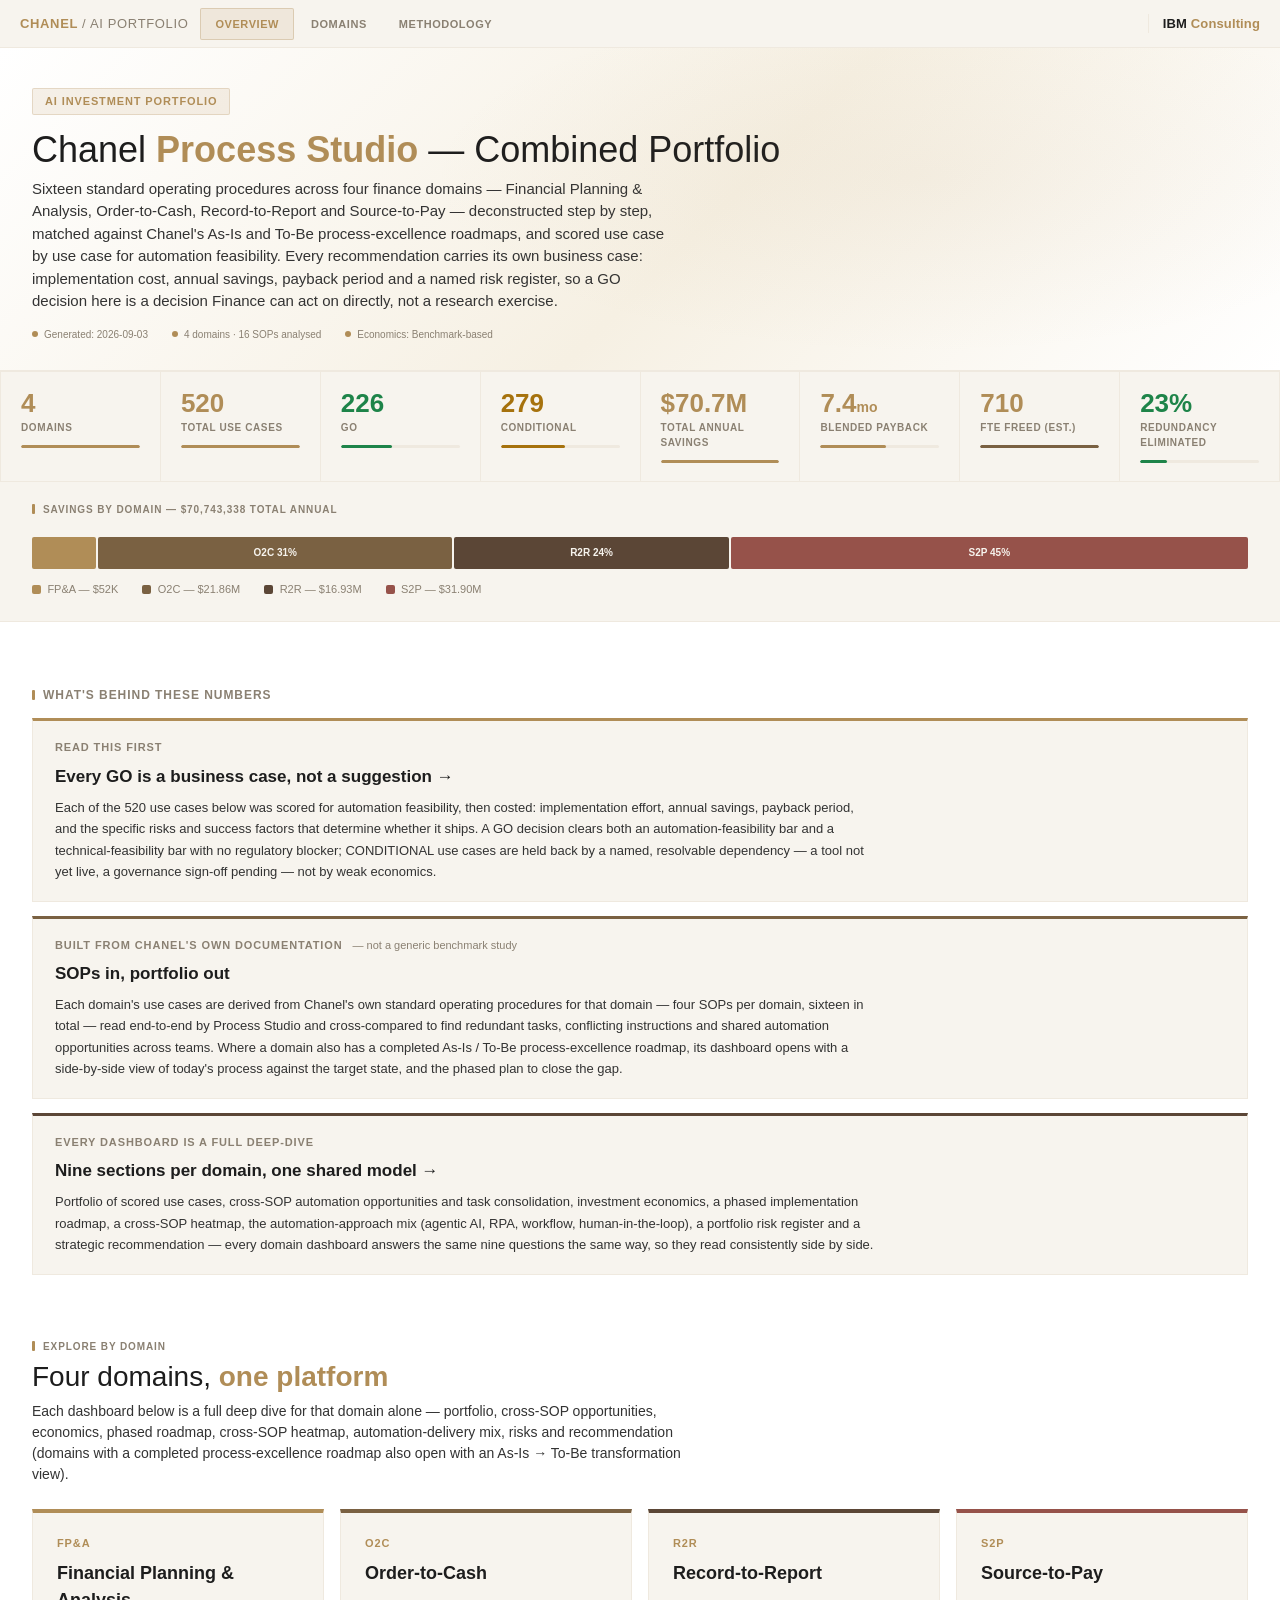
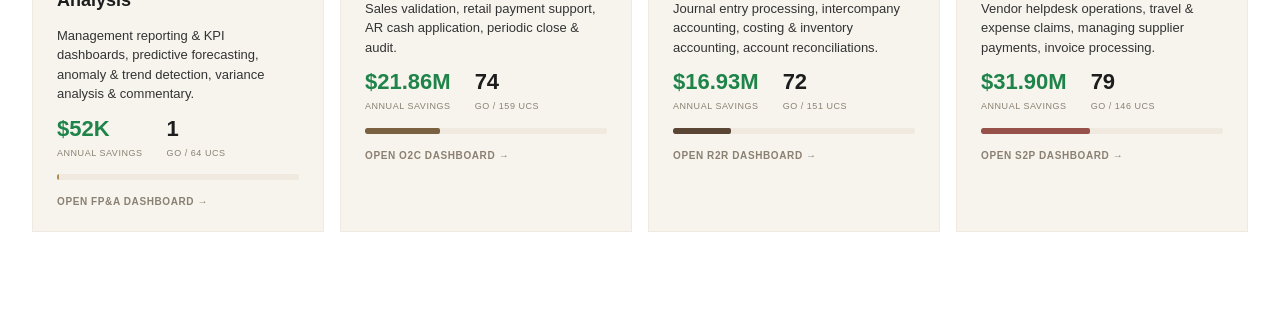
<file: index.html>
<!DOCTYPE html>
<html lang="en">
<head>
<meta charset="UTF-8">
<meta name="viewport" content="width=device-width,initial-scale=1">
<title>Chanel — AI Investment Portfolio</title>
<link rel="stylesheet" href="styles/dashboard.css">
<link rel="stylesheet" href="styles/landing.css">
</head>
<body>
<div class="top-bar">
  <div class="logo">CHANEL <span>/ AI Portfolio</span></div>
  <nav class="nav">
    <button class="nav-btn active" data-id="overview" onclick="showSection('overview')">Overview</button>
    <button class="nav-btn" data-id="domains" onclick="showSection('domains')">Domains</button>
    <button class="nav-btn" data-id="method" onclick="showSection('method')">Methodology</button>
  </nav>
    <div class="ibm-badge">IBM<span>Consulting</span></div>
  </div>
<div class="main">

  <div class="section active" id="sec-overview">
    <div class="hero">
      <div class="hero-badge">AI Investment Portfolio</div>
      <h1>Chanel <strong>Process Studio</strong> — Combined Portfolio</h1>
      <div class="subtitle">Sixteen standard operating procedures across four finance domains — Financial Planning &amp; Analysis, Order-to-Cash, Record-to-Report and Source-to-Pay — deconstructed step by step, matched against Chanel's As-Is and To-Be process-excellence roadmaps, and scored use case by use case for automation feasibility. Every recommendation carries its own business case: implementation cost, annual savings, payback period and a named risk register, so a GO decision here is a decision Finance can act on directly, not a research exercise.</div>
      <div class="hero-meta">
        <span><span class="dot"></span>Generated: 2026-09-03</span>
        <span><span class="dot"></span>4 domains · 16 SOPs analysed</span>
        <span><span class="dot"></span>Economics: Benchmark-based</span>
      </div>
    </div>

    <div class="kpi-strip">
      <div class="kpi"><span class="kv blue">4</span><span class="kl">Domains</span><div class="kb"><div class="kbf brand" style="width:100%"></div></div></div>
      <div class="kpi"><span class="kv">520</span><span class="kl">Total Use Cases</span><div class="kb"><div class="kbf blue" style="width:100%"></div></div></div>
      <div class="kpi"><span class="kv green">226</span><span class="kl">GO</span><div class="kb"><div class="kbf green" style="width:43%"></div></div></div>
      <div class="kpi"><span class="kv" style="color:var(--warn)">279</span><span class="kl">Conditional</span><div class="kb"><div class="kbf" style="width:54%;background:var(--warn)"></div></div></div>
      <div class="kpi"><span class="kv blue">$70.7M</span><span class="kl">Total Annual Savings</span><div class="kb"><div class="kbf brand" style="width:100%"></div></div></div>
      <div class="kpi"><span class="kv">7.4<span style="font-size:.875rem">mo</span></span><span class="kl">Blended Payback</span><div class="kb"><div class="kbf blue" style="width:55%"></div></div></div>
      <div class="kpi"><span class="kv">710</span><span class="kl">FTE Freed (Est.)</span><div class="kb"><div class="kbf teal" style="width:100%"></div></div></div>
      <div class="kpi"><span class="kv green">23%</span><span class="kl">Redundancy Eliminated</span><div class="kb"><div class="kbf green" style="width:23%"></div></div></div>
    </div>

    <div class="funnel-wrap">
      <div class="section-eyebrow">Savings by domain — $70,743,338 total annual</div>
      <div class="share-bar">
        <div class="share-seg" style="flex:0.1;background:var(--blue)"></div>
        <div class="share-seg" style="flex:30.9;background:var(--teal);color:#f7f4ee">O2C 31%</div>
        <div class="share-seg" style="flex:23.9;background:var(--purple);color:#f7f4ee">R2R 24%</div>
        <div class="share-seg" style="flex:45.1;background:var(--mag);color:#f7f4ee">S2P 45%</div>
      </div>
      <div class="share-legend">
        <span><span class="share-dot" style="background:var(--blue)"></span>FP&amp;A — $52K</span>
        <span><span class="share-dot" style="background:var(--teal)"></span>O2C — $21.86M</span>
        <span><span class="share-dot" style="background:var(--purple)"></span>R2R — $16.93M</span>
        <span><span class="share-dot" style="background:var(--mag)"></span>S2P — $31.90M</span>
      </div>
    </div>

    <div class="sec-pad">
      <div class="info-group-lbl"><span></span>What's behind these numbers</div>
      <div class="info-row" style="border-top-color:var(--blue)">
        <div class="ir-tag">Read this first</div>
        <h3><a onclick="showSection('method')">Every GO is a business case, not a suggestion &rarr;</a></h3>
        <p>Each of the 520 use cases below was scored for automation feasibility, then costed: implementation effort, annual savings, payback period, and the specific risks and success factors that determine whether it ships. A GO decision clears both an automation-feasibility bar and a technical-feasibility bar with no regulatory blocker; CONDITIONAL use cases are held back by a named, resolvable dependency — a tool not yet live, a governance sign-off pending — not by weak economics.</p>
      </div>
      <div class="info-row" style="border-top-color:var(--teal)">
        <div class="ir-tag">Built from Chanel's own documentation<span class="ir-note">— not a generic benchmark study</span></div>
        <h3>SOPs in, portfolio out</h3>
        <p>Each domain's use cases are derived from Chanel's own standard operating procedures for that domain — four SOPs per domain, sixteen in total — read end-to-end by Process Studio and cross-compared to find redundant tasks, conflicting instructions and shared automation opportunities across teams. Where a domain also has a completed As-Is / To-Be process-excellence roadmap, its dashboard opens with a side-by-side view of today's process against the target state, and the phased plan to close the gap.</p>
      </div>
      <div class="info-row" style="border-top-color:var(--purple)">
        <div class="ir-tag">Every dashboard is a full deep-dive</div>
        <h3><a onclick="showSection('domains')">Nine sections per domain, one shared model &rarr;</a></h3>
        <p>Portfolio of scored use cases, cross-SOP automation opportunities and task consolidation, investment economics, a phased implementation roadmap, a cross-SOP heatmap, the automation-approach mix (agentic AI, RPA, workflow, human-in-the-loop), a portfolio risk register and a strategic recommendation — every domain dashboard answers the same nine questions the same way, so they read consistently side by side.</p>
      </div>
    </div>

    <div class="sec-pad">
      <div class="sec-head">
        <div class="sec-title">Explore by domain</div>
        <h2 class="sec-h">Four domains, <strong>one platform</strong></h2>
        <div class="sec-sub">Each dashboard below is a full deep dive for that domain alone — portfolio, cross-SOP opportunities, economics, phased roadmap, cross-SOP heatmap, automation-delivery mix, risks and recommendation (domains with a completed process-excellence roadmap also open with an As-Is &rarr; To-Be transformation view).</div>
      </div>
      <div class="domain-grid">

        <a class="domain-card" href="domains/fpa.html" style="border-top-color:var(--blue)">
          <div class="dc-code">FP&amp;A</div>
          <div class="dc-name">Financial Planning &amp; Analysis</div>
          <div class="dc-desc">Management reporting &amp; KPI dashboards, predictive forecasting, anomaly &amp; trend detection, variance analysis &amp; commentary.</div>
          <div class="dc-stats">
            <div><span class="dc-sv">$52K</span><div class="dc-sl">Annual Savings</div></div>
            <div><span class="dc-sv" style="color:var(--tp)">1</span><div class="dc-sl">GO / 64 UCs</div></div>
          </div>
          <div class="dc-bar"><div class="dc-bar-fill" style="width:1%;background:var(--blue)"></div></div>
          <div class="dc-cta">Open FP&amp;A dashboard →</div>
        </a>

        <a class="domain-card" href="domains/o2c.html" style="border-top-color:var(--teal)">
          <div class="dc-code">O2C</div>
          <div class="dc-name">Order-to-Cash</div>
          <div class="dc-desc">Sales validation, retail payment support, AR cash application, periodic close &amp; audit.</div>
          <div class="dc-stats">
            <div><span class="dc-sv">$21.86M</span><div class="dc-sl">Annual Savings</div></div>
            <div><span class="dc-sv" style="color:var(--tp)">74</span><div class="dc-sl">GO / 159 UCs</div></div>
          </div>
          <div class="dc-bar"><div class="dc-bar-fill" style="width:31%;background:var(--teal)"></div></div>
          <div class="dc-cta">Open O2C dashboard →</div>
        </a>

        <a class="domain-card" href="domains/r2r.html" style="border-top-color:var(--purple)">
          <div class="dc-code">R2R</div>
          <div class="dc-name">Record-to-Report</div>
          <div class="dc-desc">Journal entry processing, intercompany accounting, costing &amp; inventory accounting, account reconciliations.</div>
          <div class="dc-stats">
            <div><span class="dc-sv">$16.93M</span><div class="dc-sl">Annual Savings</div></div>
            <div><span class="dc-sv" style="color:var(--tp)">72</span><div class="dc-sl">GO / 151 UCs</div></div>
          </div>
          <div class="dc-bar"><div class="dc-bar-fill" style="width:24%;background:var(--purple)"></div></div>
          <div class="dc-cta">Open R2R dashboard →</div>
        </a>

        <a class="domain-card" href="domains/s2p.html" style="border-top-color:var(--mag)">
          <div class="dc-code">S2P</div>
          <div class="dc-name">Source-to-Pay</div>
          <div class="dc-desc">Vendor helpdesk operations, travel &amp; expense claims, managing supplier payments, invoice processing.</div>
          <div class="dc-stats">
            <div><span class="dc-sv">$31.90M</span><div class="dc-sl">Annual Savings</div></div>
            <div><span class="dc-sv" style="color:var(--tp)">79</span><div class="dc-sl">GO / 146 UCs</div></div>
          </div>
          <div class="dc-bar"><div class="dc-bar-fill" style="width:45%;background:var(--mag)"></div></div>
          <div class="dc-cta">Open S2P dashboard →</div>
        </a>

      </div>
    </div>
  </div>

  <div class="section" id="sec-domains"><div class="sec-pad">
    <div class="sec-head">
      <div class="sec-title">Cross-domain economics</div>
      <h2 class="sec-h">Cross-SOP task consolidation, <strong>portfolio-wide</strong></h2>
      <div class="sec-sub">Each domain's dashboard cross-compares its own four SOPs to find redundant and duplicated tasks. Summing each domain's own consolidation case gives a portfolio-wide view of the same effect, on top of the individual use-case savings below.</div>
    </div>
    <div class="econ-kpis">
      <div class="econ-kpi"><div class="ev">99</div><div class="el">Original Tasks Identified</div></div>
      <div class="econ-kpi"><div class="ev green">76</div><div class="el">Consolidated Tasks</div></div>
      <div class="econ-kpi"><div class="ev green">23%</div><div class="el">Redundancy Eliminated</div></div>
      <div class="econ-kpi"><div class="ev blue">$70.74M</div><div class="el">Total Annual Savings (GO only)</div></div>
    </div>
    <table class="svcs-table">
      <thead><tr><th>Domain</th><th>SOPs</th><th>Use Cases</th><th>GO</th><th>Conditional</th><th>Annual Savings</th><th>Cross-SOP Opportunity Value</th><th>FTE Freed (Est.)</th></tr></thead>
      <tbody>
        <tr><td><strong style="color:var(--tp)">FP&amp;A</strong></td><td>4</td><td>64</td><td style="color:var(--green);font-weight:700">1</td><td style="color:var(--warn);font-weight:700">59</td><td>$52,080</td><td>$940,000</td><td>0.4</td></tr>
        <tr><td><strong style="color:var(--tp)">O2C</strong></td><td>4</td><td>159</td><td style="color:var(--green);font-weight:700">74</td><td style="color:var(--warn);font-weight:700">79</td><td>$21,862,438</td><td>$6,340,000</td><td>221.5</td></tr>
        <tr><td><strong style="color:var(--tp)">R2R</strong></td><td>4</td><td>151</td><td style="color:var(--green);font-weight:700">72</td><td style="color:var(--warn);font-weight:700">76</td><td>$16,932,835</td><td>$5,360,000</td><td>156.0</td></tr>
        <tr><td><strong style="color:var(--tp)">S2P</strong></td><td>4</td><td>146</td><td style="color:var(--green);font-weight:700">79</td><td style="color:var(--warn);font-weight:700">65</td><td>$31,895,985</td><td>$8,065,000</td><td>331.7</td></tr>
        <tr style="background:var(--l02)"><td><strong style="color:var(--tp)">Total</strong></td><td><strong>16</strong></td><td><strong>520</strong></td><td style="color:var(--green);font-weight:700">226</td><td style="color:var(--warn);font-weight:700">279</td><td><strong>$70,743,338</strong></td><td><strong>$20,705,000</strong></td><td><strong>709.6</strong></td></tr>
      </tbody>
    </table>
  </div></div>

  <div class="section" id="sec-method"><div class="sec-pad">
    <div class="sec-head">
      <div class="sec-title">Methodology</div>
      <h2 class="sec-h">How this portfolio was <strong>built</strong></h2>
    </div>
    <p class="method-note">Process Studio reads each SOP document directly rather than working from a summary of it — extracting the process steps, systems, roles, decision points and stated pain points, then generating candidate automation use cases against that process rather than a generic library of automation ideas. Where a domain has more than one SOP, the same use cases are then compared pairwise and holistically across documents to surface duplicated tasks, conflicting instructions, and automation opportunities that only become visible once the whole domain is read together.</p>
    <p class="method-note" style="margin-top:.875rem">Each domain (FP&amp;A, O2C, R2R, S2P) was analysed independently against Chanel's own SOP documentation for four constituent processes per domain. Every use case was scored for automation feasibility and given a GO / CONDITIONAL / NO-GO decision, then rolled into a per-domain <strong>portfolio synthesis</strong>: cross-SOP automation opportunities and task consolidation, a phased implementation roadmap, the automation-approach mix, and a portfolio-level risk register.</p>
    <p class="method-note" style="margin-top:.875rem">All financial figures are <strong>benchmark-based</strong>: role-tier fully-loaded hourly rates applied to volumes stated in each SOP where available, and to grounded estimates elsewhere. Savings totals include only GO use cases; CONDITIONAL use cases (18 across the portfolio) are excluded from totals pending unblocking dependencies (e.g. tooling not yet live, shared ML platform, Responsible AI approval) and are sequenced into later phases. This combined view sums each domain's own independently-computed economics — it does not assume cross-domain platform sharing beyond what each domain already recommends internally.</p>
    <p class="method-note" style="margin-top:.875rem">Every automation in every domain keeps a human in the loop for payment, approval, master-data and accounting-judgment decisions — no use case proposes autonomous financial action.</p>
  </div></div>

</div>
<script>
function showSection(id){
  document.querySelectorAll('.section').forEach(s => s.classList.remove('active'));
  document.getElementById('sec-' + id).classList.add('active');
  document.querySelectorAll('.nav-btn').forEach(b => b.classList.remove('active'));
  var btn = document.querySelector('.nav-btn[data-id="' + id + '"]');
  if (btn) btn.classList.add('active');
  window.location.hash = id;
}
window.addEventListener('load', function(){
  var h = window.location.hash.replace('#','');
  if (h) showSection(h);
});
</script>
</body>
</html>
</file>
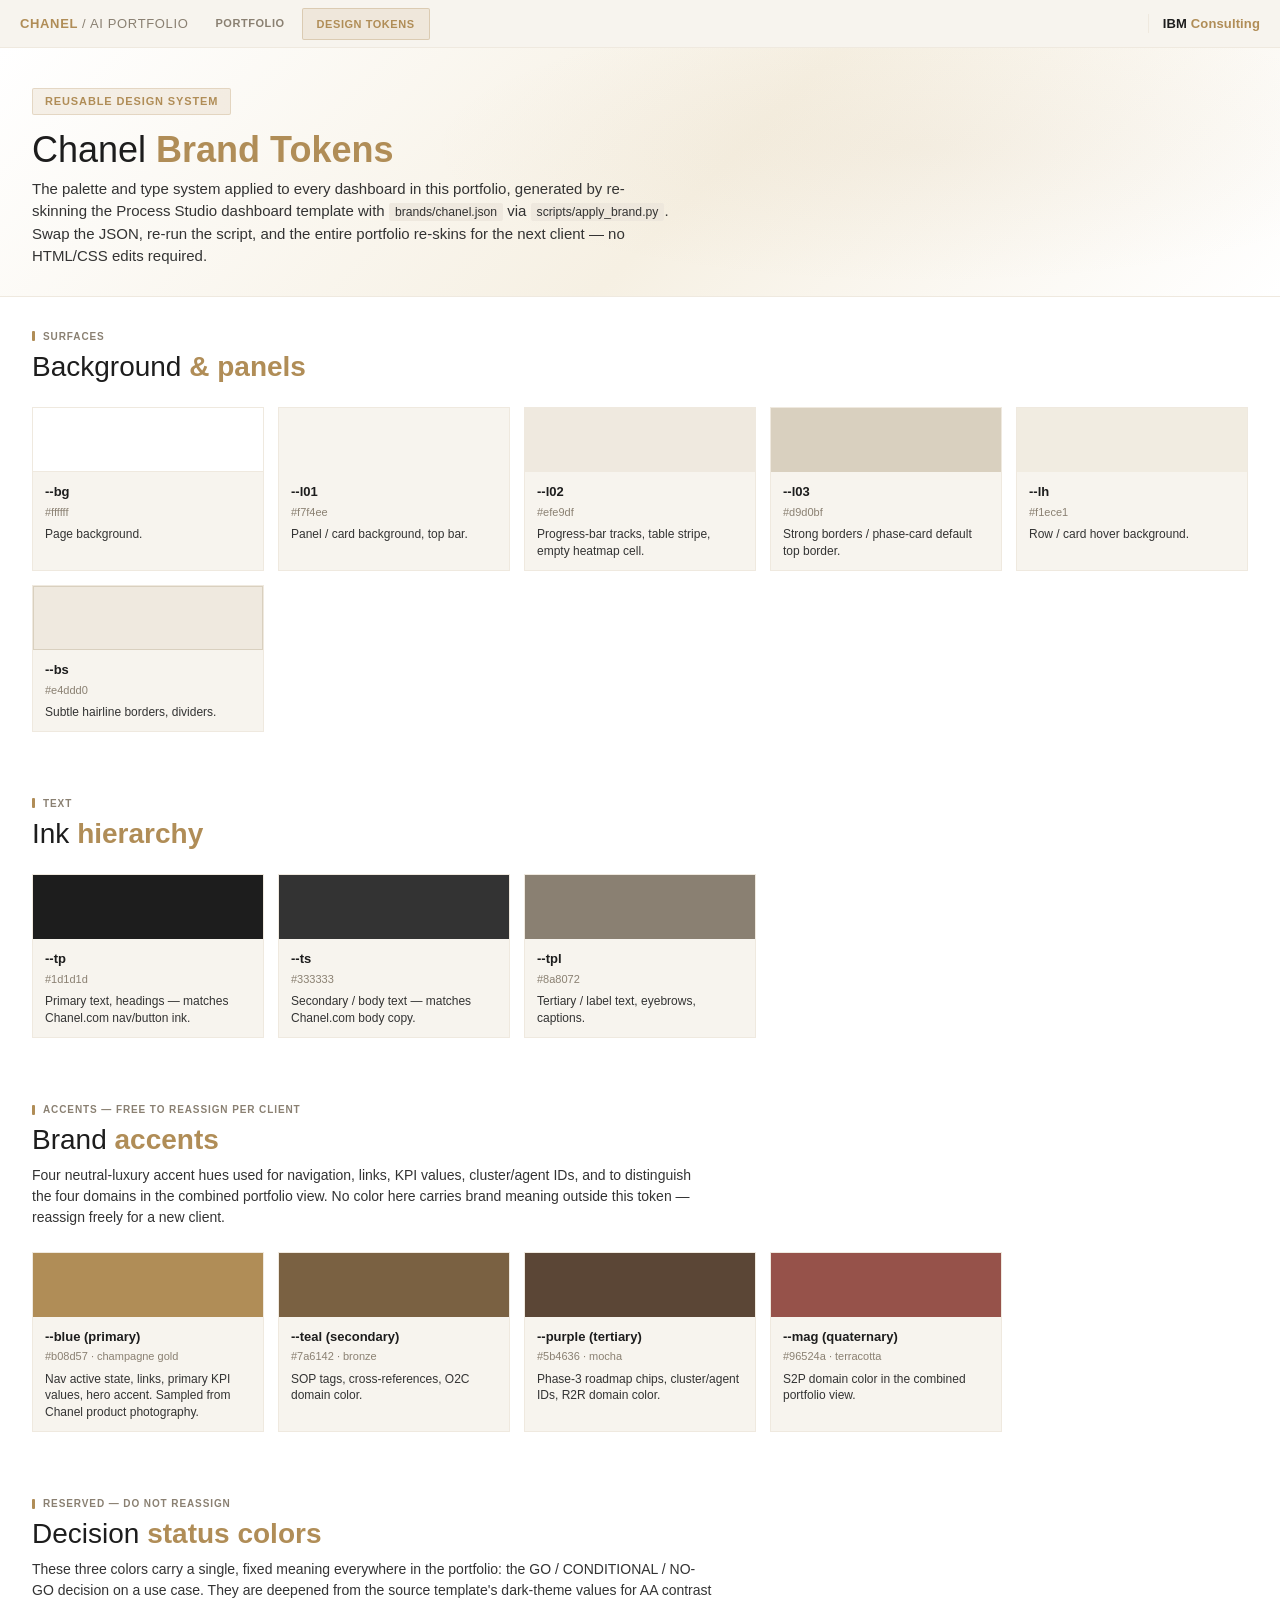
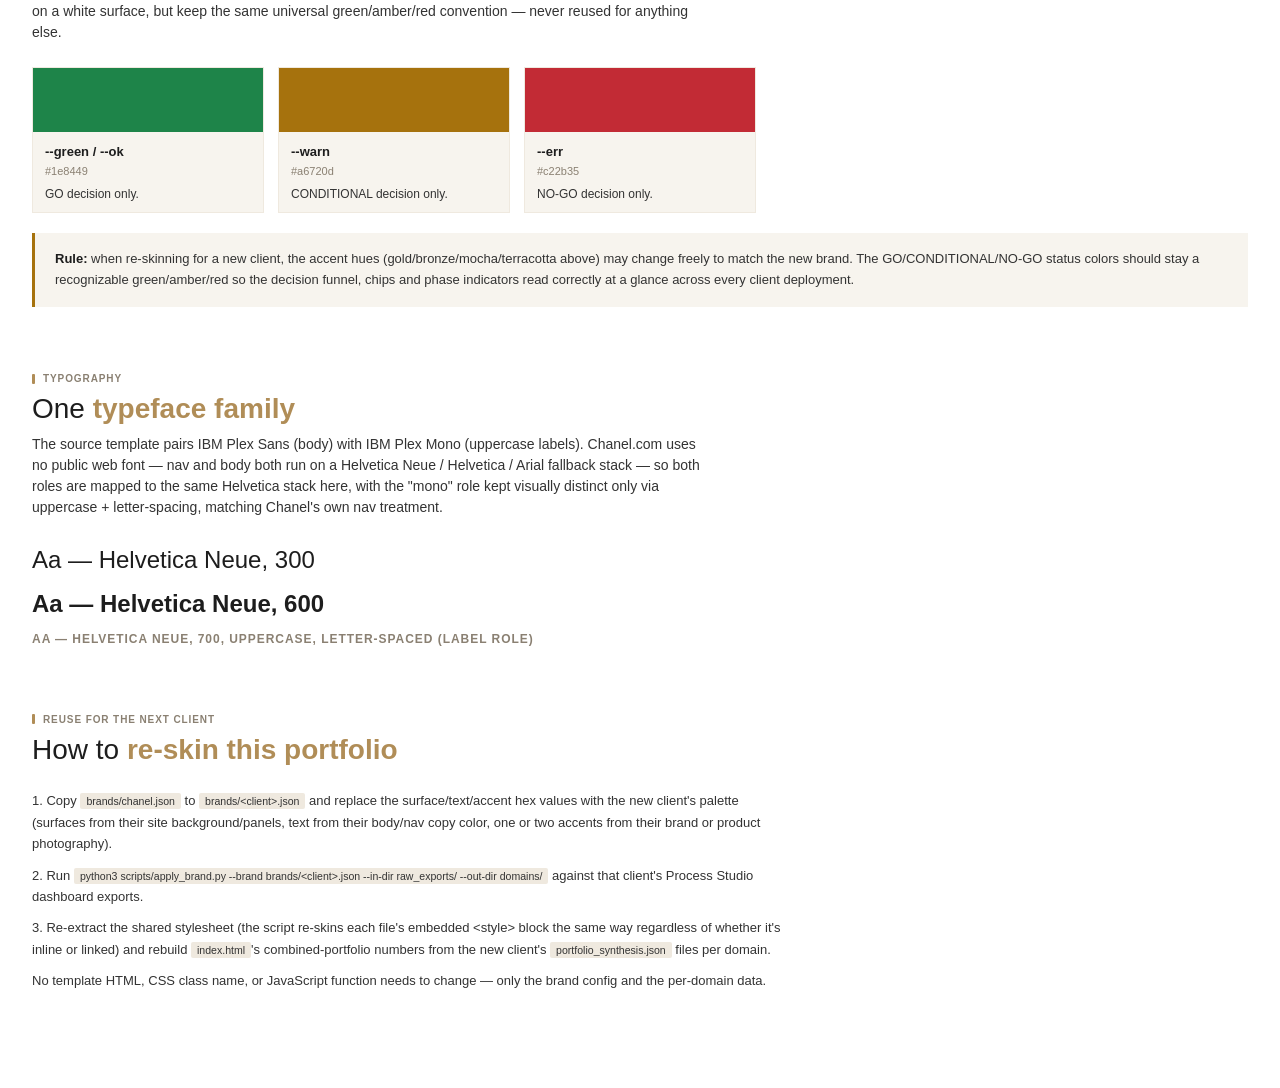
<file: styleguide.html>
<!DOCTYPE html>
<html lang="en">
<head>
<meta charset="UTF-8">
<meta name="viewport" content="width=device-width,initial-scale=1">
<title>Chanel AI Portfolio — Design Tokens</title>
<link rel="stylesheet" href="styles/dashboard.css">
<link rel="stylesheet" href="styles/landing.css">
<style>
.swatch-grid{display:grid;grid-template-columns:repeat(auto-fill,minmax(220px,1fr));gap:.875rem;margin-top:1.25rem}
.swatch{border:1px solid var(--bs);background:var(--l01)}
.swatch-color{height:64px}
.swatch-meta{padding:.625rem .75rem}
.swatch-name{font-size:.8125rem;font-weight:700;color:var(--tp)}
.swatch-hex{font-family:'Helvetica Neue',Helvetica,Arial,sans-serif;font-size:.6875rem;color:var(--tpl);margin-top:.125rem}
.swatch-use{font-size:.75rem;color:var(--ts);margin-top:.375rem;line-height:1.4}
.reserved-note{background:var(--l01);border-left:3px solid var(--warn);padding:1rem 1.25rem;margin-top:1.25rem;font-size:.8125rem;color:var(--ts);line-height:1.6}
.reserved-note strong{color:var(--tp)}
code.inline{font-family:'Helvetica Neue',Helvetica,Arial,sans-serif;background:var(--l02);padding:.125rem .375rem;border-radius:2px;font-size:.8125em}
</style>
</head>
<body>
<div class="top-bar">
  <div class="logo">CHANEL <span>/ AI Portfolio</span></div>
  <nav class="nav">
    <a class="nav-btn" href="index.html" style="text-decoration:none;display:inline-flex;align-items:center">Portfolio</a>
    <button class="nav-btn active">Design Tokens</button>
  </nav>
    <div class="ibm-badge">IBM<span>Consulting</span></div>
  </div>
<div class="main">
<div class="section active">
  <div class="hero">
    <div class="hero-badge">Reusable Design System</div>
    <h1>Chanel <strong>Brand Tokens</strong></h1>
    <div class="subtitle">The palette and type system applied to every dashboard in this portfolio, generated by re-skinning the Process Studio dashboard template with <code class="inline">brands/chanel.json</code> via <code class="inline">scripts/apply_brand.py</code>. Swap the JSON, re-run the script, and the entire portfolio re-skins for the next client — no HTML/CSS edits required.</div>
  </div>

  <div class="sec-pad">
    <div class="sec-head">
      <div class="sec-title">Surfaces</div>
      <h2 class="sec-h">Background <strong>&amp; panels</strong></h2>
    </div>
    <div class="swatch-grid">
      <div class="swatch"><div class="swatch-color" style="background:var(--bg);border-bottom:1px solid var(--bs)"></div><div class="swatch-meta"><div class="swatch-name">--bg</div><div class="swatch-hex">#ffffff</div><div class="swatch-use">Page background.</div></div></div>
      <div class="swatch"><div class="swatch-color" style="background:var(--l01)"></div><div class="swatch-meta"><div class="swatch-name">--l01</div><div class="swatch-hex">#f7f4ee</div><div class="swatch-use">Panel / card background, top bar.</div></div></div>
      <div class="swatch"><div class="swatch-color" style="background:var(--l02)"></div><div class="swatch-meta"><div class="swatch-name">--l02</div><div class="swatch-hex">#efe9df</div><div class="swatch-use">Progress-bar tracks, table stripe, empty heatmap cell.</div></div></div>
      <div class="swatch"><div class="swatch-color" style="background:var(--l03)"></div><div class="swatch-meta"><div class="swatch-name">--l03</div><div class="swatch-hex">#d9d0bf</div><div class="swatch-use">Strong borders / phase-card default top border.</div></div></div>
      <div class="swatch"><div class="swatch-color" style="background:var(--lh)"></div><div class="swatch-meta"><div class="swatch-name">--lh</div><div class="swatch-hex">#f1ece1</div><div class="swatch-use">Row / card hover background.</div></div></div>
      <div class="swatch"><div class="swatch-color" style="background:var(--bs);border:1px solid var(--l03)"></div><div class="swatch-meta"><div class="swatch-name">--bs</div><div class="swatch-hex">#e4ddd0</div><div class="swatch-use">Subtle hairline borders, dividers.</div></div></div>
    </div>
  </div>

  <div class="sec-pad">
    <div class="sec-head">
      <div class="sec-title">Text</div>
      <h2 class="sec-h">Ink <strong>hierarchy</strong></h2>
    </div>
    <div class="swatch-grid">
      <div class="swatch"><div class="swatch-color" style="background:var(--tp)"></div><div class="swatch-meta"><div class="swatch-name">--tp</div><div class="swatch-hex">#1d1d1d</div><div class="swatch-use">Primary text, headings — matches Chanel.com nav/button ink.</div></div></div>
      <div class="swatch"><div class="swatch-color" style="background:var(--ts)"></div><div class="swatch-meta"><div class="swatch-name">--ts</div><div class="swatch-hex">#333333</div><div class="swatch-use">Secondary / body text — matches Chanel.com body copy.</div></div></div>
      <div class="swatch"><div class="swatch-color" style="background:var(--tpl)"></div><div class="swatch-meta"><div class="swatch-name">--tpl</div><div class="swatch-hex">#8a8072</div><div class="swatch-use">Tertiary / label text, eyebrows, captions.</div></div></div>
    </div>
  </div>

  <div class="sec-pad">
    <div class="sec-head">
      <div class="sec-title">Accents — free to reassign per client</div>
      <h2 class="sec-h">Brand <strong>accents</strong></h2>
      <div class="sec-sub">Four neutral-luxury accent hues used for navigation, links, KPI values, cluster/agent IDs, and to distinguish the four domains in the combined portfolio view. No color here carries brand meaning outside this token — reassign freely for a new client.</div>
    </div>
    <div class="swatch-grid">
      <div class="swatch"><div class="swatch-color" style="background:var(--blue)"></div><div class="swatch-meta"><div class="swatch-name">--blue (primary)</div><div class="swatch-hex">#b08d57 · champagne gold</div><div class="swatch-use">Nav active state, links, primary KPI values, hero accent. Sampled from Chanel product photography.</div></div></div>
      <div class="swatch"><div class="swatch-color" style="background:var(--teal)"></div><div class="swatch-meta"><div class="swatch-name">--teal (secondary)</div><div class="swatch-hex">#7a6142 · bronze</div><div class="swatch-use">SOP tags, cross-references, O2C domain color.</div></div></div>
      <div class="swatch"><div class="swatch-color" style="background:var(--purple)"></div><div class="swatch-meta"><div class="swatch-name">--purple (tertiary)</div><div class="swatch-hex">#5b4636 · mocha</div><div class="swatch-use">Phase-3 roadmap chips, cluster/agent IDs, R2R domain color.</div></div></div>
      <div class="swatch"><div class="swatch-color" style="background:var(--mag)"></div><div class="swatch-meta"><div class="swatch-name">--mag (quaternary)</div><div class="swatch-hex">#96524a · terracotta</div><div class="swatch-use">S2P domain color in the combined portfolio view.</div></div></div>
    </div>
  </div>

  <div class="sec-pad">
    <div class="sec-head">
      <div class="sec-title">Reserved — do not reassign</div>
      <h2 class="sec-h">Decision <strong>status colors</strong></h2>
      <div class="sec-sub">These three colors carry a single, fixed meaning everywhere in the portfolio: the GO / CONDITIONAL / NO-GO decision on a use case. They are deepened from the source template's dark-theme values for AA contrast on a white surface, but keep the same universal green/amber/red convention — never reused for anything else.</div>
    </div>
    <div class="swatch-grid">
      <div class="swatch"><div class="swatch-color" style="background:var(--green)"></div><div class="swatch-meta"><div class="swatch-name">--green / --ok</div><div class="swatch-hex">#1e8449</div><div class="swatch-use">GO decision only.</div></div></div>
      <div class="swatch"><div class="swatch-color" style="background:var(--warn)"></div><div class="swatch-meta"><div class="swatch-name">--warn</div><div class="swatch-hex">#a6720d</div><div class="swatch-use">CONDITIONAL decision only.</div></div></div>
      <div class="swatch"><div class="swatch-color" style="background:var(--err)"></div><div class="swatch-meta"><div class="swatch-name">--err</div><div class="swatch-hex">#c22b35</div><div class="swatch-use">NO-GO decision only.</div></div></div>
    </div>
    <div class="reserved-note"><strong>Rule:</strong> when re-skinning for a new client, the accent hues (gold/bronze/mocha/terracotta above) may change freely to match the new brand. The GO/CONDITIONAL/NO-GO status colors should stay a recognizable green/amber/red so the decision funnel, chips and phase indicators read correctly at a glance across every client deployment.</div>
  </div>

  <div class="sec-pad">
    <div class="sec-head">
      <div class="sec-title">Typography</div>
      <h2 class="sec-h">One <strong>typeface family</strong></h2>
      <div class="sec-sub">The source template pairs IBM Plex Sans (body) with IBM Plex Mono (uppercase labels). Chanel.com uses no public web font — nav and body both run on a Helvetica Neue / Helvetica / Arial fallback stack — so both roles are mapped to the same Helvetica stack here, with the "mono" role kept visually distinct only via uppercase + letter-spacing, matching Chanel's own nav treatment.</div>
    </div>
    <p style="font-family:'Helvetica Neue',Helvetica,Arial,sans-serif;font-size:1.5rem;font-weight:300;color:var(--tp);margin-bottom:.5rem">Aa — Helvetica Neue, 300</p>
    <p style="font-family:'Helvetica Neue',Helvetica,Arial,sans-serif;font-size:1.5rem;font-weight:600;color:var(--tp);margin-bottom:.5rem">Aa — Helvetica Neue, 600</p>
    <p style="font-family:'Helvetica Neue',Helvetica,Arial,sans-serif;font-size:.75rem;font-weight:700;text-transform:uppercase;letter-spacing:.08em;color:var(--tpl)">Aa — Helvetica Neue, 700, uppercase, letter-spaced (label role)</p>
  </div>

  <div class="sec-pad">
    <div class="sec-head">
      <div class="sec-title">Reuse for the next client</div>
      <h2 class="sec-h">How to <strong>re-skin this portfolio</strong></h2>
    </div>
    <p class="method-note">1. Copy <code class="inline">brands/chanel.json</code> to <code class="inline">brands/&lt;client&gt;.json</code> and replace the surface/text/accent hex values with the new client's palette (surfaces from their site background/panels, text from their body/nav copy color, one or two accents from their brand or product photography).</p>
    <p class="method-note" style="margin-top:.625rem">2. Run <code class="inline">python3 scripts/apply_brand.py --brand brands/&lt;client&gt;.json --in-dir raw_exports/ --out-dir domains/</code> against that client's Process Studio dashboard exports.</p>
    <p class="method-note" style="margin-top:.625rem">3. Re-extract the shared stylesheet (the script re-skins each file's embedded &lt;style&gt; block the same way regardless of whether it's inline or linked) and rebuild <code class="inline">index.html</code>'s combined-portfolio numbers from the new client's <code class="inline">portfolio_synthesis.json</code> files per domain.</p>
    <p class="method-note" style="margin-top:.625rem">No template HTML, CSS class name, or JavaScript function needs to change — only the brand config and the per-domain data.</p>
  </div>

</div>
</div>
</body>
</html>
</file>
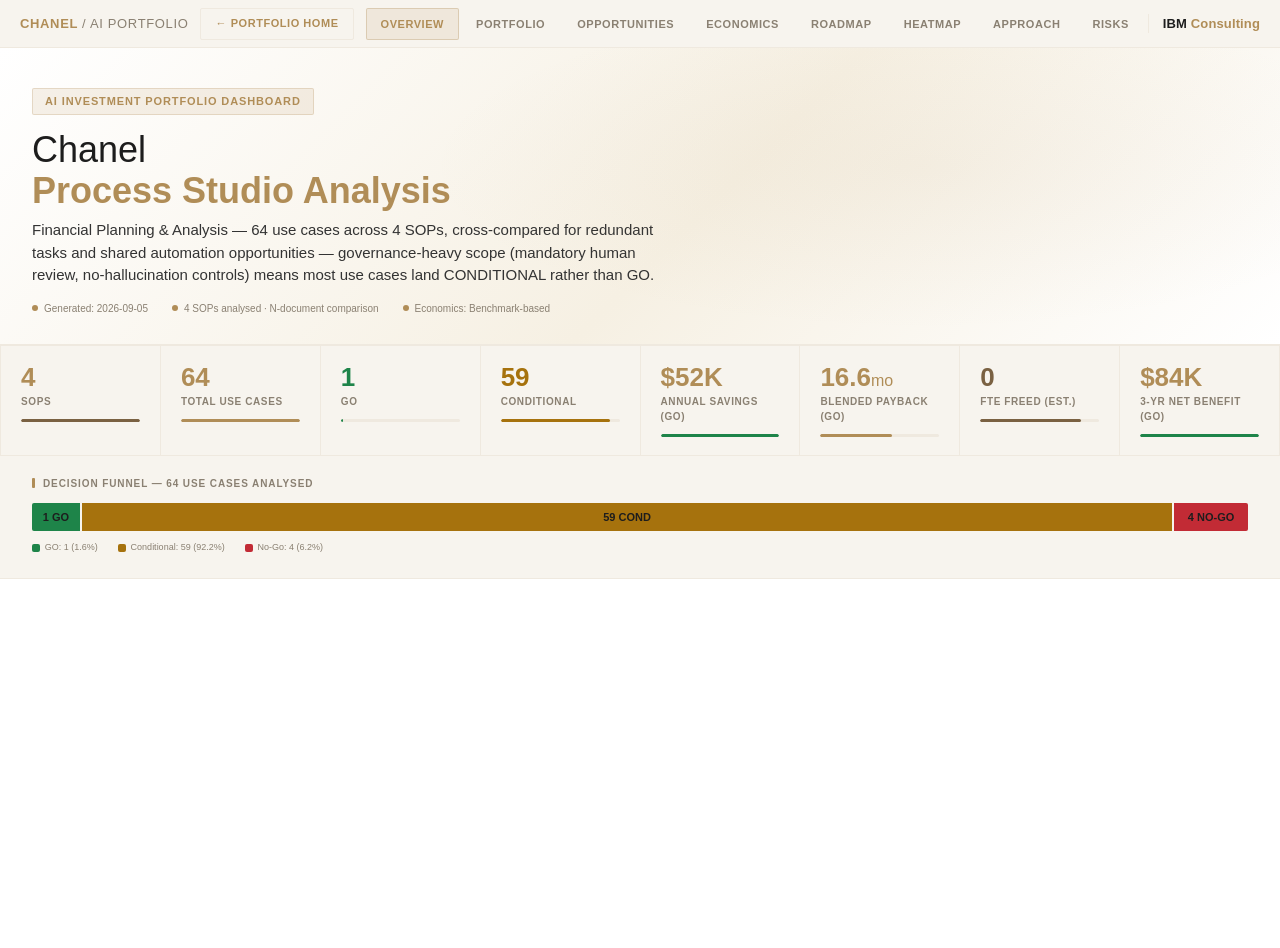
<file: domains/fpa.html>
<!DOCTYPE html>
<html lang="en">
<head>
<meta charset="UTF-8">
<meta name="viewport" content="width=device-width,initial-scale=1">
<title>Chanel — Financial Planning & Analysis — Process Studio Analysis</title>

<link rel="stylesheet" href="../styles/dashboard.css">
</head>
<body>
<div class="top-bar">
  <a href="../index.html" class="logo" style="text-decoration:none;cursor:pointer">CHANEL <span>/ AI Portfolio</span></a><a href="../index.html" class="nav-btn" style="text-decoration:none;display:inline-flex;align-items:center;flex-shrink:0;color:var(--blue);border-color:var(--bs)">&larr; Portfolio Home</a>
  <nav class="nav"><button class="nav-btn" data-id="overview" onclick="showSection('overview')">Overview</button><button class="nav-btn" data-id="portfolio" onclick="showSection('portfolio')">Portfolio</button><button class="nav-btn" data-id="opportunities" onclick="showSection('opportunities')">Opportunities</button><button class="nav-btn" data-id="economics" onclick="showSection('economics')">Economics</button><button class="nav-btn" data-id="roadmap" onclick="showSection('roadmap')">Roadmap</button><button class="nav-btn" data-id="heatmap" onclick="showSection('heatmap')">Heatmap</button><button class="nav-btn" data-id="approach" onclick="showSection('approach')">Approach</button><button class="nav-btn" data-id="risks" onclick="showSection('risks')">Risks</button><button class="nav-btn" data-id="recommendation" onclick="showSection('recommendation')">Recommendation</button></nav>
    <div class="ibm-badge">IBM<span>Consulting</span></div>
  </div>
<div class="main">
  <div class="section active" id="sec-overview">
<div class="hero">
  <div class="hero-badge">AI Investment Portfolio Dashboard</div>
  <h1>Chanel<br><strong>Process Studio Analysis</strong></h1>
  <div class="subtitle">Financial Planning &amp; Analysis — 64 use cases across 4 SOPs, cross-compared for redundant tasks and shared automation opportunities — governance-heavy scope (mandatory human review, no-hallucination controls) means most use cases land CONDITIONAL rather than GO.</div>
  <div class="hero-meta">
    <span><span class="dot"></span>Generated: 2026-09-05</span>
    <span><span class="dot"></span>4 SOPs analysed &middot; N-document comparison</span>
    <span><span class="dot"></span>Economics: Benchmark-based</span>
  </div>
</div>
<div class="kpi-strip">
  <div class="kpi"><div class="kv">4</div><div class="kl">SOPs</div>
    <div class="kb"><div class="kbf teal" style="width:100%"></div></div></div>
  <div class="kpi"><div class="kv">64</div><div class="kl">Total Use Cases</div>
    <div class="kb"><div class="kbf blue" style="width:100%"></div></div></div>
  <div class="kpi"><div class="kv green">1</div><div class="kl">GO</div>
    <div class="kb"><div class="kbf green" style="width:1.6%"></div></div></div>
  <div class="kpi"><div class="kv" style="color:var(--warn)">59</div><div class="kl">Conditional</div>
    <div class="kb"><div class="kbf" style="width:92.2%;background:var(--warn)"></div></div></div>
  <div class="kpi"><div class="kv">$52K</div><div class="kl">Annual Savings (GO)</div>
    <div class="kb"><div class="kbf green" style="width:100%"></div></div></div>
  <div class="kpi"><div class="kv">16.6<span style="font-size:1rem;font-weight:400">mo</span></div>
    <div class="kl">Blended Payback (GO)</div>
    <div class="kb"><div class="kbf brand" style="width:60%"></div></div></div>
  <div class="kpi"><div class="kv teal">0</div><div class="kl">FTE Freed (Est.)</div>
    <div class="kb"><div class="kbf teal" style="width:85%"></div></div></div>
  <div class="kpi"><div class="kv">$84K</div><div class="kl">3-Yr Net Benefit (GO)</div>
    <div class="kb"><div class="kbf green" style="width:100%"></div></div></div>
</div>
<div class="funnel-wrap">
  <div class="section-eyebrow">Decision Funnel — 64 use cases analysed</div>
  <div class="funnel-bar">
    <div class="funnel-seg go" style="flex:1">1 GO</div>
    <div class="funnel-seg cond" style="flex:59">59 COND</div>
    <div class="funnel-seg nogo" style="flex:4">4 NO-GO</div>
  </div>
  <div class="funnel-legend">
    <span><span class="fl-dot" style="background:var(--green)"></span>GO: 1 (1.6%)</span>
    <span><span class="fl-dot" style="background:var(--warn)"></span>Conditional: 59 (92.2%)</span>
    <span><span class="fl-dot" style="background:var(--err)"></span>No-Go: 4 (6.2%)</span>
  </div>
</div>
</div>
  <div class="section" id="sec-portfolio">
<div class="filter-bar" id="portfolio-filter">
  <div class="search-box"><input type="text" id="uc-search" placeholder="Search use cases…" oninput="filterUC()"></div>
  <div class="fchip-group">
    <span class="fchip-lbl">Decision</span>
    <button class="fchip active" onclick="filterUC()" data-dec="all">All</button>
    <button class="fchip" onclick="filterUC()" data-dec="go">GO</button>
    <button class="fchip" onclick="filterUC()" data-dec="cond">Conditional</button>
    <button class="fchip" onclick="filterUC()" data-dec="nogo">No-Go</button>
  </div>
  <div class="fchip-group"><span class="fchip-lbl">SOP</span><button class="fchip" onclick="filterUC()" data-sop="variance-analysis-commentary">Variance Analysis & Commentary</button><button class="fchip" onclick="filterUC()" data-sop="anomaly-trend-detection">Anomaly & Trend Detection</button><button class="fchip" onclick="filterUC()" data-sop="predictive-forecasting">Predictive Forecasting</button><button class="fchip" onclick="filterUC()" data-sop="mgmt-reporting-kpi-dashboards">Mgmt Reporting & KPI Dashboards</button></div>
  <div class="fchip-group"><span class="fchip-lbl">Priority</span>
    <button class="fchip active" onclick="filterUC()" data-pri="all">All</button><button class="fchip" onclick="filterUC()" data-pri="qwin">Quick Win</button><button class="fchip" onclick="filterUC()" data-pri="strat">Strategic</button><button class="fchip" onclick="filterUC()" data-pri="marg">Marginal</button><button class="fchip" onclick="filterUC()" data-pri="defer">Defer</button></div>
  <span class="fcount" id="uc-count">64 use cases</span>
</div>
<div class="sec-pad" style="padding-top:1.25rem">
  <p class="method-note" style="margin-bottom:.75rem">All 64 use cases from the 4 FP&A SOPs, sorted by annual savings impact (highest first). Filter by decision, SOP or priority band (Quick Win / Strategic = fast, low-complexity wins; Marginal / Defer = larger builds sequenced later), or search by keyword.</p>
  <div class="uc-list" id="uc-list"><div class="uc-card cond" data-dec="cond" data-sop="predictive-forecasting" data-pri="marg" onclick="toggleUC(this)">
      <div class="uc-r1">
        <span class="uc-rank">#1</span>
        <span class="uc-name" title="Generate the baseline statistical/ML revenue forecast layer by region, market, channel, category, and month/week using approved time-series and ML models on validated historical data and driver inputs.">Generate the baseline statistical/ML revenue forecast layer by region,…</span>
        <span class="uc-sop">predictive-forecasting</span>
        <span class="uc-score">74</span>
        <span class="chip cond" style="flex-shrink:0">CONDITIONAL</span>
      </div>
      <div class="uc-r2">
        <span class="m pos"><span>savings</span><span class="v">$168K/yr</span></span>
        <span class="m warn"><span>payback</span><span class="v">20.3mo</span></span>
        <span class="m"><span>impl cost</span><span class="v">$285K</span></span>
        <span class="m"><span>duration</span><span class="v">20w</span></span>
        <span class="chip high" style="margin-left:.25rem">High</span>
        <span class="chip neutral">Assisted Automation</span>
        <span class="chip marg">Marginal</span>
      </div>
      <div class="uc-detail">
      <div class="uc-dg">
        <div class="db"><div class="db-h">Use Case</div>
          <div class="db-v">Generate the baseline statistical/ML revenue forecast layer by region, market, channel, category, and month/week using approved time-series and ML models on validated historical data and driver inputs.</div></div>
        <div class="db"><div class="db-h">Justification</div>
          <div class="db-v">With a strong automation score of 74/100 and substantial efficiency gain (~1.04 FTE / 2,160 hours freed at ~71% manual effort reduction), the use case is fundamentally sound, but the 20.3-month payback against a $285,000 implementation cost and High technical complexity (8/10) warrants staged approval rather than an unconditional GO.</div></div>
        <div class="db"><div class="db-h">Top Risks</div><ul><li>Model accuracy degradation from data-quality issues (FX translation, channel/category reclassification, calendar shifts, boutique closures) undermining forecast trust and stakeholder adoption</li><li>Payback slippage beyond 20.3 months if integration across HERO, Techtrans POS, and supply-chain data products proves costlier than the $285,000 estimate</li><li>Savings leakage — the ~1.04 FTE / 2,160 hours freed are reabsorbed into ad-hoc work rather than redeployed, so the $168,480 savings never materializes on the P&amp;L</li><li>Model governance and explainability gaps — ML-generated baseline forecasts across five dimensions may be difficult to audit or defend to commercial/merchandising stakeholders</li></ul></div>
        <div class="db"><div class="db-h">Key Requirements</div><ul><li>Biarritz (governed pro-code AI platform)</li><li>Databricks</li><li>Azure Machine Learning</li><li>Microsoft Foundry</li><li>Python (statsmodels, Prophet, XGBoost/LightGBM, scikit-learn)</li><li>CRAFT (IBM Planning Analytics)</li><li>Microsoft Fabric Federated Data Platform</li><li>SQL</li></ul></div>
      </div></div>
    </div><div class="uc-card cond" data-dec="cond" data-sop="mgmt-reporting-kpi-dashboards" data-pri="marg" onclick="toggleUC(this)">
      <div class="uc-r1">
        <span class="uc-rank">#2</span>
        <span class="uc-name" title="Automate dashboard refresh validation including timestamp checks, top-level financial reconciliation, visual/slicer/drill-down testing, restricted-data checks, and failed-refresh escalation.">Automate dashboard refresh validation including timestamp checks, top-level…</span>
        <span class="uc-sop">mgmt-reporting-kpi-dashboards</span>
        <span class="uc-score">74</span>
        <span class="chip cond" style="flex-shrink:0">CONDITIONAL</span>
      </div>
      <div class="uc-r2">
        <span class="m pos"><span>savings</span><span class="v">$101K/yr</span></span>
        <span class="m warn"><span>payback</span><span class="v">12.7mo</span></span>
        <span class="m"><span>impl cost</span><span class="v">$107K</span></span>
        <span class="m"><span>duration</span><span class="v">9w</span></span>
        <span class="chip medium" style="margin-left:.25rem">Medium</span>
        <span class="chip neutral">Workflow Automation</span>
        <span class="chip marg">Marginal</span>
      </div>
      <div class="uc-detail">
      <div class="uc-dg">
        <div class="db"><div class="db-h">Use Case</div>
          <div class="db-v">Automate dashboard refresh validation including timestamp checks, top-level financial reconciliation, visual/slicer/drill-down testing, restricted-data checks, and failed-refresh escalation.</div></div>
        <div class="db"><div class="db-h">Justification</div>
          <div class="db-v">With a strong automation score of 74/100, meaningful annual savings of $100,800, and Medium complexity (6/10), the use case is fundamentally sound; however, the 12.7-month payback exceeds the implementation cost ($107,000 vs. $100,800 annual savings), so it clears break-even only just past the one-year mark, warranting conditions before committing.</div></div>
        <div class="db"><div class="db-h">Top Risks</div><ul><li>UI-level automation for visual/slicer/drill-down testing is inherently brittle and may break with each dashboard layout or version change, driving high maintenance cost that erodes the 0.69 FTE savings</li><li>Multi-system integration across Fabric, D365/HERO, CRAFT, and ServiceNow may face API instability, auth changes, or schema drift that break reconciliation and escalation flows</li><li>Restricted-data validation errors could either expose sensitive financial data or generate false positives that undermine trust in the automation</li><li>Thin first-year economics (cost $107,000 vs. savings $100,800) mean any cost overrun or benefit shortfall pushes payback well beyond a year</li><li>Stakeholder coordination failure (BI/IT, dashboard owner, FP&amp;A, business owners) delays escalation sign-off and reduces adoption</li></ul></div>
        <div class="db"><div class="db-h">Key Requirements</div><ul><li>Power BI / Microsoft Fabric REST APIs (refresh status, dataset metadata)</li><li>Python (validation orchestration, reconciliation logic)</li><li>SQL (source-vs-dashboard figure reconciliation)</li><li>Power BI DAX / XMLA endpoint (KPI card and figure extraction)</li><li>UI test automation (Selenium/Playwright) for visual/slicer/drill-down checks</li><li>ServiceNow API (incident/alert creation and escalation)</li><li>Azure DevOps (change tracking for D365/HERO logic)</li></ul></div>
      </div></div>
    </div><div class="uc-card cond" data-dec="cond" data-sop="mgmt-reporting-kpi-dashboards" data-pri="marg" onclick="toggleUC(this)">
      <div class="uc-r1">
        <span class="uc-rank">#3</span>
        <span class="uc-name" title="Automate general-ledger reconciliation of management reporting actuals by entity, account group, division, currency, and period, auto-flagging material unreconciled differences for escalation.">Automate general-ledger reconciliation of management reporting actuals by…</span>
        <span class="uc-sop">mgmt-reporting-kpi-dashboards</span>
        <span class="uc-score">76</span>
        <span class="chip cond" style="flex-shrink:0">CONDITIONAL</span>
      </div>
      <div class="uc-r2">
        <span class="m pos"><span>savings</span><span class="v">$100K/yr</span></span>
        <span class="m warn"><span>payback</span><span class="v">14.8mo</span></span>
        <span class="m"><span>impl cost</span><span class="v">$123K</span></span>
        <span class="m"><span>duration</span><span class="v">9w</span></span>
        <span class="chip medium" style="margin-left:.25rem">Medium</span>
        <span class="chip neutral">Workflow Automation</span>
        <span class="chip marg">Marginal</span>
      </div>
      <div class="uc-detail">
      <div class="uc-dg">
        <div class="db"><div class="db-h">Use Case</div>
          <div class="db-v">Automate general-ledger reconciliation of management reporting actuals by entity, account group, division, currency, and period, auto-flagging material unreconciled differences for escalation.</div></div>
        <div class="db"><div class="db-h">Justification</div>
          <div class="db-v">With a solid automation score of 76/100, Medium complexity (6/10), and $99,994 in annual savings, the use case is fundamentally sound; however, the 14.8-month payback against a $123,000 implementation cost sits just beyond the typical 12-month quick-win threshold, warranting conditions on data-mapping validation before committing.</div></div>
        <div class="db"><div class="db-h">Top Risks</div><ul><li>Cross-system data mapping mismatches — management reporting hierarchies (account group, division) may not reconcile cleanly to governed GL/consolidation structures, producing false-positive unreconciled differences</li><li>Materiality threshold miscalibration causing either alert fatigue (too many flags) or missed material differences (too few)</li><li>Currency/FX translation timing differences across periods creating spurious variances</li><li>Payback (14.8 months) erodes if integration effort exceeds the $123,000 estimate</li><li>Audit/evidence-retention non-compliance for automated reconciliations</li></ul></div>
        <div class="db"><div class="db-h">Key Requirements</div><ul><li>Python (pandas)</li><li>SQL</li><li>Excel/Power Query</li><li>Power BI or scheduled scripting engine</li><li>Scripting/macro orchestration (e.g., scheduled jobs)</li></ul></div>
      </div></div>
    </div><div class="uc-card cond" data-dec="cond" data-sop="mgmt-reporting-kpi-dashboards" data-pri="marg" onclick="toggleUC(this)">
      <div class="uc-r1">
        <span class="uc-rank">#4</span>
        <span class="uc-name" title="Automate the market-to-regional-to-global review and approval workflow with deadline tracking, approval-evidence capture, and escalation of unresolved flagged items.">Automate the market-to-regional-to-global review and approval workflow with…</span>
        <span class="uc-sop">mgmt-reporting-kpi-dashboards</span>
        <span class="uc-score">68</span>
        <span class="chip cond" style="flex-shrink:0">CONDITIONAL</span>
      </div>
      <div class="uc-r2">
        <span class="m pos"><span>savings</span><span class="v">$80K/yr</span></span>
        <span class="m warn"><span>payback</span><span class="v">28.7mo</span></span>
        <span class="m"><span>impl cost</span><span class="v">$192K</span></span>
        <span class="m"><span>duration</span><span class="v">9w</span></span>
        <span class="chip medium" style="margin-left:.25rem">Medium</span>
        <span class="chip neutral">Workflow Automation</span>
        <span class="chip marg">Marginal</span>
      </div>
      <div class="uc-detail">
      <div class="uc-dg">
        <div class="db"><div class="db-h">Use Case</div>
          <div class="db-v">Automate the market-to-regional-to-global review and approval workflow with deadline tracking, approval-evidence capture, and escalation of unresolved flagged items.</div></div>
        <div class="db"><div class="db-h">Justification</div>
          <div class="db-v">With a solid automation score of 68/100 and Medium complexity (6/10), the use case is technically sound and delivers $80,325 in annual savings, but the 28.7-month payback against a $192,000 implementation cost exceeds typical 18-24 month thresholds, warranting conditions rather than an unconditional GO.</div></div>
        <div class="db"><div class="db-h">Top Risks</div><ul><li>Heterogeneous approval-evidence formats (email, workflow, meeting minutes, report versions) resist standardized capture, undermining the 35% coordination-effort reduction and inflating build cost beyond $192,000</li><li>Payback of 28.7 months exposes the project to abandonment if organizational priorities or headcount assumptions shift before break-even</li><li>Integration failures across multiple upstream FP&amp;A/reporting systems could stall the sequential market→regional→global routing that underpins the savings model</li><li>Low adoption by CFO-level and regional approvers due to distrust of automated escalation, reverting users to manual coordination and eroding the projected 945 hours/year saved</li></ul></div>
        <div class="db"><div class="db-h">Key Requirements</div><ul><li>BPM/Workflow engine (e.g. Camunda, Power Automate, ServiceNow, Nintex)</li><li>SharePoint/Document Management for approved report versions and evidence store</li><li>Email integration (Microsoft Graph / Exchange API)</li><li>SQL database for state, deadlines, and audit log</li><li>RPA (UiPath/Power Automate Desktop) for legacy system touchpoints where APIs are absent</li><li>Notification/alerting service for deadline and escalation triggers</li></ul></div>
      </div></div>
    </div><div class="uc-card cond" data-dec="cond" data-sop="anomaly-trend-detection" data-pri="defer" onclick="toggleUC(this)">
      <div class="uc-r1">
        <span class="uc-rank">#5</span>
        <span class="uc-name" title="Deploy ML-assisted detection (via Biarritz) to score complex multi-dimensional patterns and repeated trends that do not breach single-period thresholds, with explainable reason codes and drift monitoring.">Deploy ML-assisted detection (via Biarritz) to score complex…</span>
        <span class="uc-sop">anomaly-trend-detection</span>
        <span class="uc-score">74</span>
        <span class="chip cond" style="flex-shrink:0">CONDITIONAL</span>
      </div>
      <div class="uc-r2">
        <span class="m pos"><span>savings</span><span class="v">$79K/yr</span></span>
        <span class="m warn"><span>payback</span><span class="v">47.3mo</span></span>
        <span class="m"><span>impl cost</span><span class="v">$310K</span></span>
        <span class="m"><span>duration</span><span class="v">20w</span></span>
        <span class="chip high" style="margin-left:.25rem">High</span>
        <span class="chip neutral">Assisted Automation</span>
        <span class="chip defer">Defer</span>
      </div>
      <div class="uc-detail">
      <div class="uc-dg">
        <div class="db"><div class="db-h">Use Case</div>
          <div class="db-v">Deploy ML-assisted detection (via Biarritz) to score complex multi-dimensional patterns and repeated trends that do not breach single-period thresholds, with explainable reason codes and drift monitoring.</div></div>
        <div class="db"><div class="db-h">Justification</div>
          <div class="db-v">Despite a strong automation score of 74/100 and meaningful efficiency gains (~0.48 FTE / 1,008 hours freed), the 47.3-month payback against a $310,000 implementation cost and only $78,624 in annual savings makes this financially marginal; the High complexity (8/10) and Responsible AI governance burden mean proceeding only makes sense if strategic/risk-detection value beyond raw savings is confirmed.</div></div>
        <div class="db"><div class="db-h">Top Risks</div><ul><li>Model fails to achieve acceptable precision/recall on multi-dimensional sub-threshold patterns, producing excessive false positives that erode analyst trust and negate the 60% manual-effort reduction</li><li>Payback slips beyond 47.3 months as ML maintenance, recalibration, and drift-monitoring lifecycle costs exceed the one-time $310K estimate</li><li>Responsible AI governance, bias/overfitting, and privacy reviews stall deployment given the High (8/10) complexity and stakeholder overhead</li><li>Model drift on evolving financial data degrades detection quality silently, allowing missed patterns and creating false assurance</li></ul></div>
        <div class="db"><div class="db-h">Key Requirements</div><ul><li>Biarritz (CHANEL strategic governed platform)</li><li>Microsoft Foundry</li><li>Azure Databricks</li><li>Azure Machine Learning</li><li>Python</li><li>SQL</li><li>SHAP/LIME (explainability libraries for reason codes)</li><li>Azure ML drift-monitoring / model-monitoring components</li></ul></div>
      </div></div>
    </div><div class="uc-card cond" data-dec="cond" data-sop="predictive-forecasting" data-pri="defer" onclick="toggleUC(this)">
      <div class="uc-r1">
        <span class="uc-rank">#6</span>
        <span class="uc-name" title="Automate governed ingestion and consolidation of financial, commercial, product, operational, marketing, and external data inputs from approved source systems into the planning platform, with lineage and reconciliation.">Automate governed ingestion and consolidation of financial, commercial,…</span>
        <span class="uc-sop">predictive-forecasting</span>
        <span class="uc-score">73</span>
        <span class="chip cond" style="flex-shrink:0">CONDITIONAL</span>
      </div>
      <div class="uc-r2">
        <span class="m pos"><span>savings</span><span class="v">$76K/yr</span></span>
        <span class="m warn"><span>payback</span><span class="v">83.2mo</span></span>
        <span class="m"><span>impl cost</span><span class="v">$525K</span></span>
        <span class="m"><span>duration</span><span class="v">22w</span></span>
        <span class="chip high" style="margin-left:.25rem">High</span>
        <span class="chip neutral">Workflow Automation</span>
        <span class="chip defer">Defer</span>
      </div>
      <div class="uc-detail">
      <div class="uc-dg">
        <div class="db"><div class="db-h">Use Case</div>
          <div class="db-v">Automate governed ingestion and consolidation of financial, commercial, product, operational, marketing, and external data inputs from approved source systems into the planning platform, with lineage and reconciliation.</div></div>
        <div class="db"><div class="db-h">Justification</div>
          <div class="db-v">Despite a strong automation score of 73/100, the labor-only payback of 83.2 months against $525,000 implementation cost and only $75,764 annual savings makes this uneconomic on headcount grounds alone; however, the 72% cycle-time reduction and lineage/auditability benefits justify a GO conditional on securing executive sponsorship that formally recognizes data-quality and forecast-acceleration value beyond FTE savings.</div></div>
        <div class="db"><div class="db-h">Top Risks</div><ul><li>Integration complexity across dozens of heterogeneous sources (HERO/D365, legacy AX V6, regional ERPs, Coupa, Concur, Adyen, Reval, Workday, POS/CRM) causes schedule and cost overrun beyond the $525,000 estimate</li><li>Reconciliation to approved management reporting fails or produces persistent variances, undermining trust and blocking forecast adoption</li><li>Legacy AX V6 and regional ERPs lack stable APIs or clean master data, forcing brittle extracts that break lineage guarantees</li><li>Business case is judged on the 83.2-month labor payback and defunded mid-program, stranding partial investment</li></ul></div>
        <div class="db"><div class="db-h">Key Requirements</div><ul><li>Microsoft Fabric (Federated Data Platform - governed data products)</li><li>Azure Data Factory / Fabric Data Pipelines</li><li>Oracle FCCS/GPM (consolidation)</li><li>Oracle ARCS (reconciliations where deployed)</li><li>CRAFT (IBM Planning Analytics) as ingestion target</li><li>Power Platform / Power Automate (exception handling and orchestration)</li><li>Databricks (data transformation where governed via Biarritz)</li><li>SQL</li><li>API-based connectors / REST integration</li><li>ServiceNow (issue, request and change tracking)</li></ul></div>
      </div></div>
    </div><div class="uc-card cond" data-dec="cond" data-sop="predictive-forecasting" data-pri="marg" onclick="toggleUC(this)">
      <div class="uc-r1">
        <span class="uc-rank">#7</span>
        <span class="uc-name" title="Automate driver-based revenue calculations using Traffic × Conversion × ATV and volume/price/mix/calendar/known-event decomposition to produce transparent, reproducible revenue forecasts.">Automate driver-based revenue calculations using Traffic × Conversion × ATV…</span>
        <span class="uc-sop">predictive-forecasting</span>
        <span class="uc-score">81</span>
        <span class="chip cond" style="flex-shrink:0">CONDITIONAL</span>
      </div>
      <div class="uc-r2">
        <span class="m pos"><span>savings</span><span class="v">$74K/yr</span></span>
        <span class="m warn"><span>payback</span><span class="v">22.2mo</span></span>
        <span class="m"><span>impl cost</span><span class="v">$137K</span></span>
        <span class="m"><span>duration</span><span class="v">9w</span></span>
        <span class="chip medium" style="margin-left:.25rem">Medium</span>
        <span class="chip neutral">Workflow Automation</span>
        <span class="chip marg">Marginal</span>
      </div>
      <div class="uc-detail">
      <div class="uc-dg">
        <div class="db"><div class="db-h">Use Case</div>
          <div class="db-v">Automate driver-based revenue calculations using Traffic × Conversion × ATV and volume/price/mix/calendar/known-event decomposition to produce transparent, reproducible revenue forecasts.</div></div>
        <div class="db"><div class="db-h">Justification</div>
          <div class="db-v">The strong automation score of 81/100, deterministic Medium complexity (6/10), and 0.55 FTE efficiency gain (1,140 hours freed, ~59% cycle reduction) support proceeding, but the 22.2-month payback on $137,000 implementation cost against only $74,100 annual savings warrants conditions before committing capital.</div></div>
        <div class="db"><div class="db-h">Top Risks</div><ul><li>Heterogeneous integration of 17 drivers across multiple dimensions (Region, Market, Channel, Category, Currency, Product hierarchy) fails or degrades, undermining the reproducibility premise and the 59% effort reduction</li><li>Payback of 22.2 months slips further if the $137,000 implementation cost overruns due to underestimated FX/calendar/reclassification logic complexity</li><li>Multi-team handoffs (merchandising, supply chain, commercial) introduce input-timing delays that erode the projected 1,140 hours freed</li><li>Analyst distrust of automated volume/price/mix/calendar decomposition leads to shadow re-work, eliminating the efficiency gain</li></ul></div>
        <div class="db"><div class="db-h">Key Requirements</div><ul><li>Python (pandas, numpy, statsmodels)</li><li>SQL</li><li>Excel/VBA Macro or scripting engine</li><li>Scheduled job orchestration (e.g. cron, Airflow, or ERP scheduler)</li><li>Version control (Git) for reproducibility</li></ul></div>
      </div></div>
    </div><div class="uc-card cond" data-dec="cond" data-sop="variance-analysis-commentary" data-pri="marg" onclick="toggleUC(this)">
      <div class="uc-r1">
        <span class="uc-rank">#8</span>
        <span class="uc-name" title="Automate extraction and assembly of actuals, budget, forecast, consolidation and operational driver data from approved sources (HERO/D365, CRAFT/IBM PA, FCCS/GPM/ARCS/TRCS, Fabric Core Data Products, Coupa, Concur, POS) into a standard, dimension-labeled variance dataset each reporting cycle.">Automate extraction and assembly of actuals, budget, forecast, consolidation…</span>
        <span class="uc-sop">variance-analysis-commentary</span>
        <span class="uc-score">78</span>
        <span class="chip cond" style="flex-shrink:0">CONDITIONAL</span>
      </div>
      <div class="uc-r2">
        <span class="m pos"><span>savings</span><span class="v">$70K/yr</span></span>
        <span class="m warn"><span>payback</span><span class="v">33.8mo</span></span>
        <span class="m"><span>impl cost</span><span class="v">$198K</span></span>
        <span class="m"><span>duration</span><span class="v">18w</span></span>
        <span class="chip high" style="margin-left:.25rem">High</span>
        <span class="chip neutral">RPA</span>
        <span class="chip marg">Marginal</span>
      </div>
      <div class="uc-detail">
      <div class="uc-dg">
        <div class="db"><div class="db-h">Use Case</div>
          <div class="db-v">Automate extraction and assembly of actuals, budget, forecast, consolidation and operational driver data from approved sources (HERO/D365, CRAFT/IBM PA, FCCS/GPM/ARCS/TRCS, Fabric Core Data Products, Coupa, Concur, POS) into a standard, dimension-labeled variance dataset each reporting cycle.</div></div>
        <div class="db"><div class="db-h">Justification</div>
          <div class="db-v">Despite a strong automation score of 78/100 and 0.55 FTE (~1,134 hours) freed annually, the 33.8-month payback against a $198,000 implementation cost and only $70,308 in annual savings exceeds typical 24-month thresholds, so approval is CONDITIONAL on phasing to accelerate early ROI and de-risk the 8/10 technical complexity.</div></div>
        <div class="db"><div class="db-h">Top Risks</div><ul><li>Source-system heterogeneity (8+ systems with distinct authentication, data models, extraction methods) causes brittle RPA connectors that break on UI/API changes, inflating maintenance cost and eroding the already-thin $70,308 annual savings</li><li>Legacy extract blending (AX V6/regional ERP) into Fabric without approved mapping corrupts the consolidated variance dataset and breaches the stated prohibition</li><li>Incomplete or inconsistent mandatory metadata (currency basis, scenario, version, consolidation scope) leads to unauditable variance commentary and rejected close/consolidation cycles</li><li>Payback of 33.8 months exposes the initiative to cancellation risk if source systems are re-platformed or the ROI is re-scrutinized mid-implementation</li></ul></div>
        <div class="db"><div class="db-h">Key Requirements</div><ul><li>UiPath</li><li>Power Automate</li><li>Python</li><li>SQL</li><li>REST/OData API connectors</li><li>Microsoft Fabric Data Pipelines</li><li>Power BI dataset connectors</li></ul></div>
      </div></div>
    </div><div class="uc-card cond" data-dec="cond" data-sop="anomaly-trend-detection" data-pri="marg" onclick="toggleUC(this)">
      <div class="uc-r1">
        <span class="uc-rank">#9</span>
        <span class="uc-name" title="Automatically prioritize and triage detected alerts by severity, materiality, and owner, publishing critical/high items to a workflow queue and deferring low-priority items.">Automatically prioritize and triage detected alerts by severity,…</span>
        <span class="uc-sop">anomaly-trend-detection</span>
        <span class="uc-score">78</span>
        <span class="chip cond" style="flex-shrink:0">CONDITIONAL</span>
      </div>
      <div class="uc-r2">
        <span class="m pos"><span>savings</span><span class="v">$65K/yr</span></span>
        <span class="m warn"><span>payback</span><span class="v">18.5mo</span></span>
        <span class="m"><span>impl cost</span><span class="v">$100K</span></span>
        <span class="m"><span>duration</span><span class="v">9w</span></span>
        <span class="chip medium" style="margin-left:.25rem">Medium</span>
        <span class="chip neutral">RPA</span>
        <span class="chip marg">Marginal</span>
      </div>
      <div class="uc-detail">
      <div class="uc-dg">
        <div class="db"><div class="db-h">Use Case</div>
          <div class="db-v">Automatically prioritize and triage detected alerts by severity, materiality, and owner, publishing critical/high items to a workflow queue and deferring low-priority items.</div></div>
        <div class="db"><div class="db-h">Justification</div>
          <div class="db-v">With a strong automation score of 78/100, a solid $65,000 annual savings, and medium complexity (5/10), the fundamentals support automation — but the 18.5-month payback against a $100,000 implementation cost exceeds the typical 12-month quick-win threshold, so proceeding should be conditioned on scope containment and integration validation.</div></div>
        <div class="db"><div class="db-h">Top Risks</div><ul><li>Misclassification of alert severity/materiality could route a critical FP&amp;A alert to the deferred queue, causing a material financial reporting or forecasting miss</li><li>Integration fragility across multiple upstream alert sources and downstream workflow queues — UI/API changes break the RPA bot</li><li>Rule drift — materiality thresholds and owner mappings change with reorgs or policy updates, degrading routing accuracy over time</li><li>Cost overrun pushing payback beyond 18.5 months, eroding the business case</li></ul></div>
        <div class="db"><div class="db-h">Key Requirements</div><ul><li>UiPath</li><li>Python</li><li>SQL</li><li>Rules/Decision Engine (e.g. UiPath Decision tables or Drools)</li></ul></div>
      </div></div>
    </div><div class="uc-card cond" data-dec="cond" data-sop="anomaly-trend-detection" data-pri="marg" onclick="toggleUC(this)">
      <div class="uc-r1">
        <span class="uc-rank">#10</span>
        <span class="uc-name" title="Automate baseline selection and variance calculation (rolling 3/6/12-month, MoM, YoY) with event adjustments, storing consistent baseline logic across markets.">Automate baseline selection and variance calculation (rolling 3/6/12-month,…</span>
        <span class="uc-sop">anomaly-trend-detection</span>
        <span class="uc-score">74</span>
        <span class="chip cond" style="flex-shrink:0">CONDITIONAL</span>
      </div>
      <div class="uc-r2">
        <span class="m pos"><span>savings</span><span class="v">$60K/yr</span></span>
        <span class="m warn"><span>payback</span><span class="v">23.6mo</span></span>
        <span class="m"><span>impl cost</span><span class="v">$118K</span></span>
        <span class="m"><span>duration</span><span class="v">9w</span></span>
        <span class="chip medium" style="margin-left:.25rem">Medium</span>
        <span class="chip neutral">Workflow Automation</span>
        <span class="chip marg">Marginal</span>
      </div>
      <div class="uc-detail">
      <div class="uc-dg">
        <div class="db"><div class="db-h">Use Case</div>
          <div class="db-v">Automate baseline selection and variance calculation (rolling 3/6/12-month, MoM, YoY) with event adjustments, storing consistent baseline logic across markets.</div></div>
        <div class="db"><div class="db-h">Justification</div>
          <div class="db-v">With a strong automation score of 74/100, medium complexity (5/10), and $59,976 annual savings, the technical and value fundamentals are sound; however, the 23.6-month payback against a $118,000 implementation cost exceeds the typical sub-18-month GO threshold, warranting conditions around scope and cross-market rollout economics before committing full budget.</div></div>
        <div class="db"><div class="db-h">Top Risks</div><ul><li>Event-adjustment judgment inputs require human approval, and if governance is undefined these become manual bottlenecks that erode the projected 75% effort reduction and lengthen payback beyond 23.6 months</li><li>Inconsistent source data structures or definitions across markets undermine the &#x27;identical baseline logic&#x27; objective, causing reconciliation rework</li><li>Payback of 23.6 months exposes the investment to shifting FP&amp;A tooling or reporting-process changes that could obsolete the $118K build before break-even</li><li>Analyst adoption resistance if the automated baseline output conflicts with locally trusted manual methods, reducing realized FTE savings below 0.42</li></ul></div>
        <div class="db"><div class="db-h">Key Requirements</div><ul><li>Python (pandas/numpy)</li><li>SQL</li><li>Excel/Power Query</li><li>Power BI or reporting-tool scripting engine</li><li>Git/version control for baseline logic</li></ul></div>
      </div></div>
    </div><div class="uc-card cond" data-dec="cond" data-sop="anomaly-trend-detection" data-pri="marg" onclick="toggleUC(this)">
      <div class="uc-r1">
        <span class="uc-rank">#11</span>
        <span class="uc-name" title="Build a business-rule anomaly detection engine that applies defined materiality thresholds (e.g. sales variance &gt;±10% and &gt;€250K, gross margin &gt;±150bps, opex &gt;±5% and &gt;€100K, capex &gt;5% over budget, inventory aging &gt;180 days up &gt;10%) and flags breaches automatically.">Build a business-rule anomaly detection engine that applies defined…</span>
        <span class="uc-sop">anomaly-trend-detection</span>
        <span class="uc-score">79</span>
        <span class="chip cond" style="flex-shrink:0">CONDITIONAL</span>
      </div>
      <div class="uc-r2">
        <span class="m pos"><span>savings</span><span class="v">$56K/yr</span></span>
        <span class="m warn"><span>payback</span><span class="v">25.9mo</span></span>
        <span class="m"><span>impl cost</span><span class="v">$121K</span></span>
        <span class="m"><span>duration</span><span class="v">9w</span></span>
        <span class="chip medium" style="margin-left:.25rem">Medium</span>
        <span class="chip neutral">Workflow Automation</span>
        <span class="chip marg">Marginal</span>
      </div>
      <div class="uc-detail">
      <div class="uc-dg">
        <div class="db"><div class="db-h">Use Case</div>
          <div class="db-v">Build a business-rule anomaly detection engine that applies defined materiality thresholds (e.g. sales variance &gt;±10% and &gt;€250K, gross margin &gt;±150bps, opex &gt;±5% and &gt;€100K, capex &gt;5% over budget, inventory aging &gt;180 days up &gt;10%) and flags breaches automatically.</div></div>
        <div class="db"><div class="db-h">Justification</div>
          <div class="db-v">The use case earns a strong automation score of 79/100 with clear deterministic rules and Medium complexity (5/10), but the 25.9-month payback against a $121,000 implementation cost exceeds the typical sub-18-month threshold for an unconditional GO, so proceeding should be contingent on either scope expansion or cost reduction to accelerate ROI.</div></div>
        <div class="db"><div class="db-h">Top Risks</div><ul><li>Threshold calibration complexity — the requirement to calibrate materiality thresholds by region, division, and market size can produce combinatorial explosion of rule sets, leading to maintenance burden and inconsistent breach flagging.</li><li>Data integration reliability — the engine depends on actuals/forecast/budget feeds; stale, misaligned, or incomplete source data will generate false positives or missed breaches that erode analyst trust.</li><li>Extended payback exposure — at 25.9 months, the initiative is vulnerable to reprioritization, scope creep, or FP&amp;A reorganization before it breaks even, stranding the $121,000 investment.</li><li>Compound AND-logic misconfiguration — rules require both monetary and percentage conditions to be met simultaneously (e.g. &gt;±10% AND &gt;€250K); an error in operator logic could suppress genuine breaches or over-flag.</li></ul></div>
        <div class="db"><div class="db-h">Key Requirements</div><ul><li>Python (pandas/rules engine)</li><li>SQL</li><li>Business rules engine (e.g. Drools or config-driven ruleset)</li><li>BI/dashboard layer (Power BI / Tableau)</li><li>Scheduler/orchestration (Airflow or ERP job scheduler)</li></ul></div>
      </div></div>
    </div><div class="uc-card cond" data-dec="cond" data-sop="variance-analysis-commentary" data-pri="marg" onclick="toggleUC(this)">
      <div class="uc-r1">
        <span class="uc-rank">#12</span>
        <span class="uc-name" title="AI quality-review agent that challenges AI-generated commentary — detecting incorrect favorable/unfavorable interpretation, unsupported claims, vague wording, missing drivers/actions and open questions — and outputs a revised version preserving all numbers.">AI quality-review agent that challenges AI-generated commentary — detecting…</span>
        <span class="uc-sop">variance-analysis-commentary</span>
        <span class="uc-score">76</span>
        <span class="chip cond" style="flex-shrink:0">CONDITIONAL</span>
      </div>
      <div class="uc-r2">
        <span class="m pos"><span>savings</span><span class="v">$56K/yr</span></span>
        <span class="m warn"><span>payback</span><span class="v">20.4mo</span></span>
        <span class="m"><span>impl cost</span><span class="v">$95K</span></span>
        <span class="m"><span>duration</span><span class="v">8w</span></span>
        <span class="chip medium" style="margin-left:.25rem">Medium</span>
        <span class="chip neutral">Agentic AI</span>
        <span class="chip marg">Marginal</span>
      </div>
      <div class="uc-detail">
      <div class="uc-dg">
        <div class="db"><div class="db-h">Use Case</div>
          <div class="db-v">AI quality-review agent that challenges AI-generated commentary — detecting incorrect favorable/unfavorable interpretation, unsupported claims, vague wording, missing drivers/actions and open questions — and outputs a revised version preserving all numbers.</div></div>
        <div class="db"><div class="db-h">Justification</div>
          <div class="db-v">With a strong automation score of 76/100 and modest technical complexity (5/10), the use case is fundamentally viable, but the 20.4-month payback against $95,000 implementation cost and only $55,814 annual savings pushes ROI past the typical 12-18 month comfort threshold, warranting conditions before committing capital.</div></div>
        <div class="db"><div class="db-h">Top Risks</div><ul><li>Incorrect favorable/unfavorable interpretation — the QA agent itself misjudges variance directionality and &#x27;corrects&#x27; commentary that was actually right, propagating errors into senior management reporting</li><li>Number alteration — LLM inadvertently changes, rounds, or transposes a figure while revising narrative, violating the verbatim-preservation requirement</li><li>ROI shortfall — actual savings fall below the projected $55,814, pushing the already-marginal 20.4-month payback further out</li><li>Analyst over-trust or under-trust — reviewers either rubber-stamp agent output or ignore it entirely, negating the efficiency gain</li></ul></div>
        <div class="db"><div class="db-h">Key Requirements</div><ul><li>LLM (GPT-4 class / Azure OpenAI)</li><li>LangChain or equivalent orchestration framework</li><li>Python</li><li>Prompt template / structured output validation (e.g., JSON schema, Pydantic)</li><li>Numeric-preservation guardrail / regex diff checker</li></ul></div>
      </div></div>
    </div><div class="uc-card go" data-dec="go" data-sop="variance-analysis-commentary" data-pri="strat" onclick="toggleUC(this)">
      <div class="uc-r1">
        <span class="uc-rank">#13</span>
        <span class="uc-name" title="Automated materiality screening that applies approved thresholds by reporting level, flags items above threshold plus mandatory-comment triggers (boutique openings, regulatory/legal/tax exposure), and prioritizes items by financial impact and management relevance.">Automated materiality screening that applies approved thresholds by…</span>
        <span class="uc-sop">variance-analysis-commentary</span>
        <span class="uc-score">82</span>
        <span class="chip go" style="flex-shrink:0">GO</span>
      </div>
      <div class="uc-r2">
        <span class="m pos"><span>savings</span><span class="v">$52K/yr</span></span>
        <span class="m warn"><span>payback</span><span class="v">16.6mo</span></span>
        <span class="m"><span>impl cost</span><span class="v">$72K</span></span>
        <span class="m"><span>duration</span><span class="v">5w</span></span>
        <span class="chip low" style="margin-left:.25rem">Low</span>
        <span class="chip neutral">Workflow Automation</span>
        <span class="chip strat">Strategic</span>
      </div>
      <div class="uc-detail">
      <div class="uc-dg">
        <div class="db"><div class="db-h">Use Case</div>
          <div class="db-v">Automated materiality screening that applies approved thresholds by reporting level, flags items above threshold plus mandatory-comment triggers (boutique openings, regulatory/legal/tax exposure), and prioritizes items by financial impact and management relevance.</div></div>
        <div class="db"><div class="db-h">Justification</div>
          <div class="db-v">With an automation score of 82/100, Low technical complexity (3/10), and $52,080 in annual savings against a $72,000 build, the deterministic, rule-driven nature of materiality screening makes this a straightforward GO despite a 16.6-month payback that sits just beyond the ideal 12-month threshold.</div></div>
        <div class="db"><div class="db-h">Top Risks</div><ul><li>Stale or unmaintained approved threshold tables — if materiality thresholds by reporting level drift from current policy, the automation silently mis-screens items (false negatives suppressing material variances)</li><li>Qualitative trigger gaps — keyword-based detection of boutique openings, regulatory/legal/tax exposures may miss items expressed in non-standard language, causing mandatory-comment items to slip through</li><li>Data quality / GL mapping inconsistency — variance tables with misclassified accounts or reporting-level errors feed incorrect inputs into the screening logic</li><li>Payback exceeds one close-cycle-year (16.6 months) — benefits realization slips if adoption lags or analysts continue parallel manual screening</li></ul></div>
        <div class="db"><div class="db-h">Key Requirements</div><ul><li>Python (pandas)</li><li>SQL</li><li>Excel/VBA Macro</li><li>Configurable rules/threshold table (CSV or DB-backed)</li></ul></div>
      </div></div>
    </div><div class="uc-card cond" data-dec="cond" data-sop="predictive-forecasting" data-pri="marg" onclick="toggleUC(this)">
      <div class="uc-r1">
        <span class="uc-rank">#14</span>
        <span class="uc-name" title="Automate variance analysis across required comparisons (budget, prior forecast, prior year, latest estimate, baseline vs adjusted) with categorization and materiality-threshold-based flagging of items requiring explanation.">Automate variance analysis across required comparisons (budget, prior…</span>
        <span class="uc-sop">predictive-forecasting</span>
        <span class="uc-score">74</span>
        <span class="chip cond" style="flex-shrink:0">CONDITIONAL</span>
      </div>
      <div class="uc-r2">
        <span class="m pos"><span>savings</span><span class="v">$51K/yr</span></span>
        <span class="m warn"><span>payback</span><span class="v">27.6mo</span></span>
        <span class="m"><span>impl cost</span><span class="v">$118K</span></span>
        <span class="m"><span>duration</span><span class="v">9w</span></span>
        <span class="chip medium" style="margin-left:.25rem">Medium</span>
        <span class="chip neutral">RPA</span>
        <span class="chip marg">Marginal</span>
      </div>
      <div class="uc-detail">
      <div class="uc-dg">
        <div class="db"><div class="db-h">Use Case</div>
          <div class="db-v">Automate variance analysis across required comparisons (budget, prior forecast, prior year, latest estimate, baseline vs adjusted) with categorization and materiality-threshold-based flagging of items requiring explanation.</div></div>
        <div class="db"><div class="db-h">Justification</div>
          <div class="db-v">The automation score of 74/100 and the strong efficiency gain (~733 analyst hours/yr freed, ~72% reduction per cycle) support automation, but the 27.6-month payback on a $118,000 implementation cost against only $51,324 annual savings exceeds a typical 18-24 month acceptance window, warranting conditions before proceeding.</div></div>
        <div class="db"><div class="db-h">Top Risks</div><ul><li>Multi-source data reconciliation across 6+ inputs (budget, prior forecast, prior year actuals, latest estimate, strategic plan, baseline/adjusted per Section 22.2) fails to align at consistent granularity, producing false variances</li><li>The 13 variance categorization types (Section 22.3) evolve or require judgment on edge cases, causing misclassification that erodes the 72% effort reduction</li><li>Payback slips beyond 27.6 months if implementation runs over the $118,000 budget or savings under-deliver below 0.35 FTE</li><li>Materiality-threshold flagging is mis-tuned, generating either over-flagging (noise) or under-flagging (missed explanations requiring items)</li></ul></div>
        <div class="db"><div class="db-h">Key Requirements</div><ul><li>UiPath</li><li>Python (pandas for variance computation)</li><li>SQL</li><li>Excel/Power Query</li><li>Configurable rules engine / decision tables</li></ul></div>
      </div></div>
    </div><div class="uc-card cond" data-dec="cond" data-sop="anomaly-trend-detection" data-pri="defer" onclick="toggleUC(this)">
      <div class="uc-r1">
        <span class="uc-rank">#15</span>
        <span class="uc-name" title="Provide an AI assistant that decomposes flagged variances into likely drivers (FX vs volume vs price vs mix vs timing/cut-off) and drafts an explainable reason-coded narrative for FP&amp;A review, including luxury-specific context (ATV, client quality, scarcity).">Provide an AI assistant that decomposes flagged variances into likely…</span>
        <span class="uc-sop">anomaly-trend-detection</span>
        <span class="uc-score">68</span>
        <span class="chip cond" style="flex-shrink:0">CONDITIONAL</span>
      </div>
      <div class="uc-r2">
        <span class="m pos"><span>savings</span><span class="v">$51K/yr</span></span>
        <span class="m warn"><span>payback</span><span class="v">43.7mo</span></span>
        <span class="m"><span>impl cost</span><span class="v">$184K</span></span>
        <span class="m"><span>duration</span><span class="v">20w</span></span>
        <span class="chip high" style="margin-left:.25rem">High</span>
        <span class="chip neutral">Agentic AI</span>
        <span class="chip defer">Defer</span>
      </div>
      <div class="uc-detail">
      <div class="uc-dg">
        <div class="db"><div class="db-h">Use Case</div>
          <div class="db-v">Provide an AI assistant that decomposes flagged variances into likely drivers (FX vs volume vs price vs mix vs timing/cut-off) and drafts an explainable reason-coded narrative for FP&amp;A review, including luxury-specific context (ATV, client quality, scarcity).</div></div>
        <div class="db"><div class="db-h">Justification</div>
          <div class="db-v">Despite a solid automation score of 68/100 and a meaningful ~71% reduction in per-variance investigation effort (702 hours/~0.34 FTE freed), the 43.7-month payback against $184,000 implementation cost and only $50,544 annual savings falls well outside a healthy sub-24-month threshold, making this a proceed-only-if-scope-and-cost-can-be-improved case.</div></div>
        <div class="db"><div class="db-h">Top Risks</div><ul><li>Incorrect variance decomposition (misattributing FX vs volume vs price vs mix vs timing) feeds a plausible but wrong narrative into FP&amp;A reporting</li><li>Integration fragility across ERP, FX rate feeds, channel/traffic, and inventory/allocation systems inflates the $184K cost and delays delivery</li><li>Luxury-specific logic (ATV, client quality, scarcity) is under-modeled, producing generic mass-market narratives that FP&amp;A rejects and manually redoes</li><li>Low realized adoption erodes the projected 71% effort reduction, pushing effective payback beyond 43.7 months</li></ul></div>
        <div class="db"><div class="db-h">Key Requirements</div><ul><li>LLM (e.g. GPT-4-class model)</li><li>LangChain / orchestration framework</li><li>Python</li><li>SQL</li><li>RAG / vector store for policy grounding</li><li>Reason-code taxonomy / rules engine</li><li>BI/analytics layer for variance decomposition</li></ul></div>
      </div></div>
    </div><div class="uc-card cond" data-dec="cond" data-sop="predictive-forecasting" data-pri="marg" onclick="toggleUC(this)">
      <div class="uc-r1">
        <span class="uc-rank">#16</span>
        <span class="uc-name" title="Automate capture and workflow of management adjustments requiring mandatory fields (amount, direction, rationale, evidence, owner, date, approval status, impact) with full audit trail and prohibited-reason checks.">Automate capture and workflow of management adjustments requiring mandatory…</span>
        <span class="uc-sop">predictive-forecasting</span>
        <span class="uc-score">71</span>
        <span class="chip cond" style="flex-shrink:0">CONDITIONAL</span>
      </div>
      <div class="uc-r2">
        <span class="m pos"><span>savings</span><span class="v">$41K/yr</span></span>
        <span class="m warn"><span>payback</span><span class="v">34.1mo</span></span>
        <span class="m"><span>impl cost</span><span class="v">$117K</span></span>
        <span class="m"><span>duration</span><span class="v">9w</span></span>
        <span class="chip medium" style="margin-left:.25rem">Medium</span>
        <span class="chip neutral">Workflow Automation</span>
        <span class="chip marg">Marginal</span>
      </div>
      <div class="uc-detail">
      <div class="uc-dg">
        <div class="db"><div class="db-h">Use Case</div>
          <div class="db-v">Automate capture and workflow of management adjustments requiring mandatory fields (amount, direction, rationale, evidence, owner, date, approval status, impact) with full audit trail and prohibited-reason checks.</div></div>
        <div class="db"><div class="db-h">Justification</div>
          <div class="db-v">With a strong automation score of 71/100 and medium complexity (6/10), the use case is technically and operationally sound, but the 34.1-month payback against $117,000 implementation cost and modest $41,160 annual savings pushes this past a clean GO threshold. Proceeding is justified only if control/compliance value and cycle-time gains are formally weighted alongside the pure FTE savings.</div></div>
        <div class="db"><div class="db-h">Top Risks</div><ul><li>Prohibited-reason semantic classification (Section 20.3) produces false negatives, allowing non-compliant rationales through the approval workflow and undermining the control objective.</li><li>Integration with forecasting systems and evidence/document stores proves more complex than assumed, inflating the $117K cost and further extending the already-marginal 34.1-month payback.</li><li>Segregation-of-duties enforcement (Section 29.2) creates approval bottlenecks if role mappings are misconfigured, negating the projected cycle-time / right-first-time benefits.</li><li>Low realized adoption if analysts perceive mandatory-field capture as adding friction, reducing the ~67% per-adjustment handling reduction and eroding the savings base.</li></ul></div>
        <div class="db"><div class="db-h">Key Requirements</div><ul><li>Workflow/BPM platform (e.g. Power Automate, ServiceNow, Camunda, or Appian)</li><li>Structured forms engine with mandatory-field validation</li><li>SQL/relational database for adjustment records and audit trail</li><li>Document management/attachment store for supporting evidence</li><li>Rule engine for prohibited-reason and completeness checks</li><li>Optional lightweight NLP/text-classification for rationale screening against prohibited reasons</li></ul></div>
      </div></div>
    </div><div class="uc-card cond" data-dec="cond" data-sop="predictive-forecasting" data-pri="defer" onclick="toggleUC(this)">
      <div class="uc-r1">
        <span class="uc-rank">#17</span>
        <span class="uc-name" title="Automate generation of base/upside/downside scenarios with standardized outputs (revenue, gross margin, operating profit, cash flow, inventory impacts) driven by configurable luxury-specific variables.">Automate generation of base/upside/downside scenarios with standardized…</span>
        <span class="uc-sop">predictive-forecasting</span>
        <span class="uc-score">62</span>
        <span class="chip cond" style="flex-shrink:0">CONDITIONAL</span>
      </div>
      <div class="uc-r2">
        <span class="m pos"><span>savings</span><span class="v">$38K/yr</span></span>
        <span class="m warn"><span>payback</span><span class="v">106.0mo</span></span>
        <span class="m"><span>impl cost</span><span class="v">$335K</span></span>
        <span class="m"><span>duration</span><span class="v">22w</span></span>
        <span class="chip high" style="margin-left:.25rem">High</span>
        <span class="chip neutral">Assisted Automation</span>
        <span class="chip defer">Defer</span>
      </div>
      <div class="uc-detail">
      <div class="uc-dg">
        <div class="db"><div class="db-h">Use Case</div>
          <div class="db-v">Automate generation of base/upside/downside scenarios with standardized outputs (revenue, gross margin, operating profit, cash flow, inventory impacts) driven by configurable luxury-specific variables.</div></div>
        <div class="db"><div class="db-h">Justification</div>
          <div class="db-v">Despite a solid automation score of 62/100 and meaningful efficiency gains (486 analyst hours freed, ~64% cycle-time reduction), the 106.0-month payback against a $335,000 implementation cost and only $37,908 in annual savings fails standard financial thresholds; the strategic value of faster scenario reruns during FX/event disruptions is the only justification for proceeding, and only under strict cost and scope conditions.</div></div>
        <div class="db"><div class="db-h">Top Risks</div><ul><li>Payback of 106 months means the business case collapses if analyst hours or FTE assumptions shift even modestly, or if implementation overruns the $335,000 estimate</li><li>Multi-driver interdependency across 14+ luxury-specific variables produces non-defensible or internally inconsistent outputs across base/upside/downside cases, undermining executive trust</li><li>Integration fragility across ERP, planning, and market data sources causes stale or misaligned inputs, corrupting all five financial outputs</li><li>Low FTE impact (~0.23 FTE) means the initiative is deprioritized or defunded mid-build, stranding partial investment</li></ul></div>
        <div class="db"><div class="db-h">Key Requirements</div><ul><li>Python (pandas, NumPy, statsmodels/Prophet for forecasting)</li><li>SQL</li><li>Financial planning platform (Anaplan / Oracle EPM / SAP Analytics Cloud)</li><li>Power BI or Tableau (scenario dashboards)</li><li>Excel/xlsx automation (openpyxl) for standardized output templates</li><li>Configuration management layer for scenario variable inputs (YAML/JSON-driven parameters)</li></ul></div>
      </div></div>
    </div><div class="uc-card cond" data-dec="cond" data-sop="mgmt-reporting-kpi-dashboards" data-pri="marg" onclick="toggleUC(this)">
      <div class="uc-r1">
        <span class="uc-rank">#18</span>
        <span class="uc-name" title="Automate KPI calculation validation against the KPI dictionary, testing sample calculations, zero denominators, currency rules, like-for-like exclusions, and dashboard-to-report consistency.">Automate KPI calculation validation against the KPI dictionary, testing…</span>
        <span class="uc-sop">mgmt-reporting-kpi-dashboards</span>
        <span class="uc-score">76</span>
        <span class="chip cond" style="flex-shrink:0">CONDITIONAL</span>
      </div>
      <div class="uc-r2">
        <span class="m pos"><span>savings</span><span class="v">$38K/yr</span></span>
        <span class="m warn"><span>payback</span><span class="v">34.1mo</span></span>
        <span class="m"><span>impl cost</span><span class="v">$107K</span></span>
        <span class="m"><span>duration</span><span class="v">9w</span></span>
        <span class="chip medium" style="margin-left:.25rem">Medium</span>
        <span class="chip neutral">Workflow Automation</span>
        <span class="chip marg">Marginal</span>
      </div>
      <div class="uc-detail">
      <div class="uc-dg">
        <div class="db"><div class="db-h">Use Case</div>
          <div class="db-v">Automate KPI calculation validation against the KPI dictionary, testing sample calculations, zero denominators, currency rules, like-for-like exclusions, and dashboard-to-report consistency.</div></div>
        <div class="db"><div class="db-h">Justification</div>
          <div class="db-v">Despite a strong automation score of 76/100 and a 76% reduction in manual validation effort, the 34.1-month payback against a $107,000 implementation cost and modest $37,620 annual savings falls outside a healthy ROI window, making an unconditional GO unjustifiable at this complexity (6/10).</div></div>
        <div class="db"><div class="db-h">Top Risks</div><ul><li>Cross-system reconciliation between dashboards and management reports fails due to source data timing/refresh mismatches, producing false-positive discrepancies that erode trust in the validator</li><li>KPI dictionary drifts out of sync with actual report logic (new KPIs, changed currency or like-for-like rules) causing the automation to validate against stale definitions</li><li>Currency translation and like-for-like exclusion edge cases (acquisitions, boutique closures, mid-period FX resets) are miscoded, so the validator passes calculations that are actually wrong</li><li>Payback slips further if integration effort exceeds the $107,000 estimate, worsening an already marginal ROI</li></ul></div>
        <div class="db"><div class="db-h">Key Requirements</div><ul><li>Python</li><li>SQL</li><li>Pandas</li><li>pytest/data-validation framework (e.g. Great Expectations)</li><li>Scheduler (Airflow or cron)</li><li>Reporting/logging library</li></ul></div>
      </div></div>
    </div><div class="uc-card cond" data-dec="cond" data-sop="mgmt-reporting-kpi-dashboards" data-pri="defer" onclick="toggleUC(this)">
      <div class="uc-r1">
        <span class="uc-rank">#19</span>
        <span class="uc-name" title="AI-assisted generation of executive insights summarizing top performance messages, key financial impacts, risks/opportunities, and decisions required from consolidated reporting data.">AI-assisted generation of executive insights summarizing top performance…</span>
        <span class="uc-sop">mgmt-reporting-kpi-dashboards</span>
        <span class="uc-score">68</span>
        <span class="chip cond" style="flex-shrink:0">CONDITIONAL</span>
      </div>
      <div class="uc-r2">
        <span class="m pos"><span>savings</span><span class="v">$37K/yr</span></span>
        <span class="m warn"><span>payback</span><span class="v">69.5mo</span></span>
        <span class="m"><span>impl cost</span><span class="v">$215K</span></span>
        <span class="m"><span>duration</span><span class="v">16w</span></span>
        <span class="chip high" style="margin-left:.25rem">High</span>
        <span class="chip neutral">Agentic AI</span>
        <span class="chip defer">Defer</span>
      </div>
      <div class="uc-detail">
      <div class="uc-dg">
        <div class="db"><div class="db-h">Use Case</div>
          <div class="db-v">AI-assisted generation of executive insights summarizing top performance messages, key financial impacts, risks/opportunities, and decisions required from consolidated reporting data.</div></div>
        <div class="db"><div class="db-h">Justification</div>
          <div class="db-v">Despite a solid automation score of 68/100 and a compelling 60% cycle-time reduction, the 69.5-month payback against a $215,000 implementation cost with only $37,128 annual savings fails standard ROI thresholds; proceeding is only defensible if strategic time-to-insight value is explicitly credited beyond the modeled FTE savings.</div></div>
        <div class="db"><div class="db-h">Top Risks</div><ul><li>AI-generated executive narratives contain inaccurate or unsupported judgments about risks/opportunities, misinforming leadership decisions and strategic-plan revisions</li><li>ROI never materializes — the 69.5-month payback exceeds the useful life of the agentic model/platform, meaning re-platforming costs recur before break-even</li><li>Over-reliance leads to erosion of analyst judgment and unchecked acceptance of AI framing in high-stakes leadership settings</li><li>Integration with consolidation/reporting systems delivers stale or unvalidated data, corrupting downstream narratives</li></ul></div>
        <div class="db"><div class="db-h">Key Requirements</div><ul><li>LLM (e.g. GPT-4-class model)</li><li>LangChain / orchestration framework</li><li>RAG / vector store for grounding on validated reporting data</li><li>Python</li><li>SQL</li><li>Prompt templating &amp; guardrail layer</li><li>BI/dashboard tool (e.g. Power BI/Tableau) for publication</li></ul></div>
      </div></div>
    </div><div class="uc-card cond" data-dec="cond" data-sop="predictive-forecasting" data-pri="defer" onclick="toggleUC(this)">
      <div class="uc-r1">
        <span class="uc-rank">#20</span>
        <span class="uc-name" title="Automate gross margin forecast computation and produce a margin bridge decomposing movement into volume, price, mix, cost, FX, inventory provision, and logistics impacts versus prior forecast/budget/prior year.">Automate gross margin forecast computation and produce a margin bridge…</span>
        <span class="uc-sop">predictive-forecasting</span>
        <span class="uc-score">72</span>
        <span class="chip cond" style="flex-shrink:0">CONDITIONAL</span>
      </div>
      <div class="uc-r2">
        <span class="m pos"><span>savings</span><span class="v">$37K/yr</span></span>
        <span class="m warn"><span>payback</span><span class="v">39.0mo</span></span>
        <span class="m"><span>impl cost</span><span class="v">$120K</span></span>
        <span class="m"><span>duration</span><span class="v">9w</span></span>
        <span class="chip medium" style="margin-left:.25rem">Medium</span>
        <span class="chip neutral">Workflow Automation</span>
        <span class="chip defer">Defer</span>
      </div>
      <div class="uc-detail">
      <div class="uc-dg">
        <div class="db"><div class="db-h">Use Case</div>
          <div class="db-v">Automate gross margin forecast computation and produce a margin bridge decomposing movement into volume, price, mix, cost, FX, inventory provision, and logistics impacts versus prior forecast/budget/prior year.</div></div>
        <div class="db"><div class="db-h">Justification</div>
          <div class="db-v">The automation score of 72/100 and ~65% efficiency gain (528 hours / 0.25 FTE freed) signal strong process fit, but the 39.0-month payback against $120,000 implementation cost and only $36,960 annual savings sits well beyond the typical 18-24 month FP&amp;A tooling threshold, making an unconditional GO unjustifiable on ROI alone.</div></div>
        <div class="db"><div class="db-h">Top Risks</div><ul><li>Bridge reconciliation drift — the seven-effect decomposition (volume, price, mix, cost, FX, inventory provision, logistics) may not sum cleanly to the total margin variance, producing unexplained residuals that erode trust in the output</li><li>Heterogeneous source-data instability — COGS allocations, FX rates, standard costs, mix assumptions, and logistics costs arrive from multiple systems on different cadences and formats, causing broken feeds or stale inputs</li><li>Stakeholder validation bottleneck — dependencies on merchandising, supply chain, and treasury for assumption sign-off could stall the automated cycle, undermining the projected 65% cycle-time reduction</li><li>Long payback (39.0 months) exposes the investment to scope/priority changes or platform migrations before break-even is reached</li></ul></div>
        <div class="db"><div class="db-h">Key Requirements</div><ul><li>Python (pandas/numpy)</li><li>SQL</li><li>Excel/VBA Macros</li><li>Power Query</li><li>Scheduling/orchestration tool (e.g., cron, Task Scheduler, Airflow)</li></ul></div>
      </div></div>
    </div><div class="uc-card cond" data-dec="cond" data-sop="variance-analysis-commentary" data-pri="defer" onclick="toggleUC(this)">
      <div class="uc-r1">
        <span class="uc-rank">#21</span>
        <span class="uc-name" title="Automate the pre-AI data validation and reconciliation gate — reconcile actuals to management P&amp;L, budget/forecast to EPM version, prior year to published reporting, verify dimension mapping, missing entities/accounts, currency consistency and sign checks — producing a pass/fail reconciliation record.">Automate the pre-AI data validation and reconciliation gate — reconcile…</span>
        <span class="uc-sop">variance-analysis-commentary</span>
        <span class="uc-score">76</span>
        <span class="chip cond" style="flex-shrink:0">CONDITIONAL</span>
      </div>
      <div class="uc-r2">
        <span class="m pos"><span>savings</span><span class="v">$37K/yr</span></span>
        <span class="m warn"><span>payback</span><span class="v">45.9mo</span></span>
        <span class="m"><span>impl cost</span><span class="v">$141K</span></span>
        <span class="m"><span>duration</span><span class="v">9w</span></span>
        <span class="chip medium" style="margin-left:.25rem">Medium</span>
        <span class="chip neutral">RPA</span>
        <span class="chip defer">Defer</span>
      </div>
      <div class="uc-detail">
      <div class="uc-dg">
        <div class="db"><div class="db-h">Use Case</div>
          <div class="db-v">Automate the pre-AI data validation and reconciliation gate — reconcile actuals to management P&amp;L, budget/forecast to EPM version, prior year to published reporting, verify dimension mapping, missing entities/accounts, currency consistency and sign checks — producing a pass/fail reconciliation record.</div></div>
        <div class="db"><div class="db-h">Justification</div>
          <div class="db-v">Despite a strong automation score of 76/100 and a solid 73% efficiency gain (~594 hours / 0.29 FTE freed), the 45.9-month payback on a $141K build against only $36,828 in annual savings fails standard FP&amp;A investment thresholds; proceed only if scope is narrowed or the SOX/AI-gating strategic value is explicitly credited beyond direct labor savings.</div></div>
        <div class="db"><div class="db-h">Top Risks</div><ul><li>Heterogeneous source systems (management P&amp;L, EPM version, prior-year published reporting, GL/subledgers) change format or API, breaking brittle RPA integrations</li><li>Edge cases (intercompany eliminations, post-close manual journals, currency translation consistency) produce false pass/fail results that erode analyst trust in the gate</li><li>Cost overrun pushes the already-marginal 45.9-month payback beyond viability</li><li>Automation is treated as replacing sign-off, weakening SOX controls</li></ul></div>
        <div class="db"><div class="db-h">Key Requirements</div><ul><li>UiPath (or equivalent RPA platform)</li><li>Python (pandas for reconciliation/tie-out logic)</li><li>SQL (querying GL, EPM, and reporting data stores)</li><li>Excel/CSV parsers</li><li>Rules engine / configurable tolerance thresholds</li><li>Audit/logging framework for pass-fail records</li></ul></div>
      </div></div>
    </div><div class="uc-card cond" data-dec="cond" data-sop="variance-analysis-commentary" data-pri="marg" onclick="toggleUC(this)">
      <div class="uc-r1">
        <span class="uc-rank">#22</span>
        <span class="uc-name" title="Automated escalation triggers that notify FP&amp;A Manager/Finance Director and Information Security when defined conditions occur — repeated AI numerical errors, actuals materially differing from forecast, significant full-year risk, or suspected data mishandling.">Automated escalation triggers that notify FP&amp;A Manager/Finance Director and…</span>
        <span class="uc-sop">variance-analysis-commentary</span>
        <span class="uc-score">74</span>
        <span class="chip cond" style="flex-shrink:0">CONDITIONAL</span>
      </div>
      <div class="uc-r2">
        <span class="m pos"><span>savings</span><span class="v">$36K/yr</span></span>
        <span class="m warn"><span>payback</span><span class="v">35.0mo</span></span>
        <span class="m"><span>impl cost</span><span class="v">$105K</span></span>
        <span class="m"><span>duration</span><span class="v">9w</span></span>
        <span class="chip medium" style="margin-left:.25rem">Medium</span>
        <span class="chip neutral">RPA</span>
        <span class="chip marg">Marginal</span>
      </div>
      <div class="uc-detail">
      <div class="uc-dg">
        <div class="db"><div class="db-h">Use Case</div>
          <div class="db-v">Automated escalation triggers that notify FP&amp;A Manager/Finance Director and Information Security when defined conditions occur — repeated AI numerical errors, actuals materially differing from forecast, significant full-year risk, or suspected data mishandling.</div></div>
        <div class="db"><div class="db-h">Justification</div>
          <div class="db-v">Despite a solid automation score of 74/100 and meaningful risk-mitigation value, the 35.0-month payback against $36,000 annual savings versus $105,000 implementation cost is too long for an unconditional GO; proceed only if scope is narrowed to reduce cost and the compliance/reputational protection value is formally recognized as a non-financial justification.</div></div>
        <div class="db"><div class="db-h">Top Risks</div><ul><li>False positives from fuzzy thresholds (&#x27;materially differ&#x27;, &#x27;repeated errors&#x27;) flood the Finance Director and InfoSec with unwarranted escalations, eroding trust in the system</li><li>Missed escalation (false negative) — a genuine material variance or data-mishandling event fails to trigger, creating compliance and reputational exposure</li><li>Integration fragility across multiple systems (FP&amp;A data sources, email/notification, InfoSec incident management) causes bot breakage after upstream schema or UI changes</li><li>Extended 35.0-month payback exposes the initiative to budget cancellation or scope creep before break-even is realized</li></ul></div>
        <div class="db"><div class="db-h">Key Requirements</div><ul><li>UiPath</li><li>Python</li><li>SQL</li><li>Rules engine / decision table</li><li>Email/SMTP or MS Graph API</li><li>Logging &amp; audit module</li></ul></div>
      </div></div>
    </div><div class="uc-card cond" data-dec="cond" data-sop="mgmt-reporting-kpi-dashboards" data-pri="marg" onclick="toggleUC(this)">
      <div class="uc-r1">
        <span class="uc-rank">#23</span>
        <span class="uc-name" title="AI-assisted drafting of variance analysis and business commentary that quantifies material movements, links them to business drivers, and follows the approved commentary structure, for reviewer refinement.">AI-assisted drafting of variance analysis and business commentary that…</span>
        <span class="uc-sop">mgmt-reporting-kpi-dashboards</span>
        <span class="uc-score">68</span>
        <span class="chip cond" style="flex-shrink:0">CONDITIONAL</span>
      </div>
      <div class="uc-r2">
        <span class="m pos"><span>savings</span><span class="v">$35K/yr</span></span>
        <span class="m warn"><span>payback</span><span class="v">33.5mo</span></span>
        <span class="m"><span>impl cost</span><span class="v">$98K</span></span>
        <span class="m"><span>duration</span><span class="v">9w</span></span>
        <span class="chip medium" style="margin-left:.25rem">Medium</span>
        <span class="chip neutral">Human-in-Loop</span>
        <span class="chip marg">Marginal</span>
      </div>
      <div class="uc-detail">
      <div class="uc-dg">
        <div class="db"><div class="db-h">Use Case</div>
          <div class="db-v">AI-assisted drafting of variance analysis and business commentary that quantifies material movements, links them to business drivers, and follows the approved commentary structure, for reviewer refinement.</div></div>
        <div class="db"><div class="db-h">Justification</div>
          <div class="db-v">The automation score of 68/100 and 60% cycle-time reduction (540 analyst hours freed) support proceeding, but the 33.5-month payback against a $98,000 implementation cost with only $35,100 annual savings exceeds a typical 24-month threshold, making this a GO only if the redeployment value of freed capacity and faster month-end close are formally recognized alongside the hard-dollar savings.</div></div>
        <div class="db"><div class="db-h">Top Risks</div><ul><li>AI incorrectly links variance movements to business drivers or misquantifies material impacts, producing plausible but wrong commentary that a rushed reviewer approves</li><li>Integration with FP&amp;A source data and forecast systems proves more complex than the Medium (6/10) rating assumes, inflating the $98,000 cost and pushing payback beyond 33.5 months</li><li>Materiality thresholds are misconfigured, causing the AI to over-report immaterial movements or omit material ones, undermining reviewer trust</li><li>The 540 freed hours are not actually redeployed to higher-value work, eroding the soft-value component that the CONDITIONAL rests on</li></ul></div>
        <div class="db"><div class="db-h">Key Requirements</div><ul><li>LLM (e.g., GPT-4-class model)</li><li>LangChain / orchestration framework</li><li>Python</li><li>Prompt template library with approved terminology glossary</li><li>Retrieval-Augmented Generation (RAG) for driver/context data</li><li>SQL</li></ul></div>
      </div></div>
    </div><div class="uc-card cond" data-dec="cond" data-sop="predictive-forecasting" data-pri="marg" onclick="toggleUC(this)">
      <div class="uc-r1">
        <span class="uc-rank">#24</span>
        <span class="uc-name" title="Automate forecast consolidation controls including submission template locking after deadline, currency translation validation, intercompany eliminations, hierarchy mapping checks, and version control.">Automate forecast consolidation controls including submission template…</span>
        <span class="uc-sop">predictive-forecasting</span>
        <span class="uc-score">74</span>
        <span class="chip cond" style="flex-shrink:0">CONDITIONAL</span>
      </div>
      <div class="uc-r2">
        <span class="m pos"><span>savings</span><span class="v">$31K/yr</span></span>
        <span class="m warn"><span>payback</span><span class="v">35.4mo</span></span>
        <span class="m"><span>impl cost</span><span class="v">$92K</span></span>
        <span class="m"><span>duration</span><span class="v">9w</span></span>
        <span class="chip medium" style="margin-left:.25rem">Medium</span>
        <span class="chip neutral">RPA</span>
        <span class="chip marg">Marginal</span>
      </div>
      <div class="uc-detail">
      <div class="uc-dg">
        <div class="db"><div class="db-h">Use Case</div>
          <div class="db-v">Automate forecast consolidation controls including submission template locking after deadline, currency translation validation, intercompany eliminations, hierarchy mapping checks, and version control.</div></div>
        <div class="db"><div class="db-h">Justification</div>
          <div class="db-v">The automation score of 74/100 and 80% cycle-time reduction on control assurance justify proceeding, but the 35.4-month payback against $92,000 implementation cost and only $31,200 annual savings means the financial case alone does not clear a standard ROI threshold — approval is contingent on formally valuing the audit/control-assurance benefit.</div></div>
        <div class="db"><div class="db-h">Top Risks</div><ul><li>No material risks flagged.</li></ul></div>
        <div class="db"><div class="db-h">Key Requirements</div><ul><li>UiPath (or equivalent RPA platform)</li><li>Excel/Template automation libraries</li><li>SQL</li><li>Python (for validation/reconciliation logic)</li><li>Rules engine for validation checks</li></ul></div>
      </div></div>
    </div><div class="uc-card cond" data-dec="cond" data-sop="variance-analysis-commentary" data-pri="defer" onclick="toggleUC(this)">
      <div class="uc-r1">
        <span class="uc-rank">#25</span>
        <span class="uc-name" title="AI-driven classification of each material variance into the standard taxonomy (volume, price, mix, FX, timing, recurring, one-off, headcount, campaign phasing, boutique activity, inventory, unknown) with an explained high/medium/low confidence level.">AI-driven classification of each material variance into the standard…</span>
        <span class="uc-sop">variance-analysis-commentary</span>
        <span class="uc-score">66</span>
        <span class="chip cond" style="flex-shrink:0">CONDITIONAL</span>
      </div>
      <div class="uc-r2">
        <span class="m pos"><span>savings</span><span class="v">$31K/yr</span></span>
        <span class="m warn"><span>payback</span><span class="v">41.8mo</span></span>
        <span class="m"><span>impl cost</span><span class="v">$107K</span></span>
        <span class="m"><span>duration</span><span class="v">9w</span></span>
        <span class="chip medium" style="margin-left:.25rem">Medium</span>
        <span class="chip neutral">Human-in-Loop</span>
        <span class="chip defer">Defer</span>
      </div>
      <div class="uc-detail">
      <div class="uc-dg">
        <div class="db"><div class="db-h">Use Case</div>
          <div class="db-v">AI-driven classification of each material variance into the standard taxonomy (volume, price, mix, FX, timing, recurring, one-off, headcount, campaign phasing, boutique activity, inventory, unknown) with an explained high/medium/low confidence level.</div></div>
        <div class="db"><div class="db-h">Justification</div>
          <div class="db-v">The use case earns a solid automation score of 66/100 with meaningful efficiency gains (0.27 FTE / 558 hours freed, ~69% reduction in per-variance effort), but the 41.8-month payback against a $107,000 implementation cost and only $30,690 annual savings is too long to justify unconditional approval; the value is strategic (close-cycle speed and consistency) rather than pure cost recovery.</div></div>
        <div class="db"><div class="db-h">Top Risks</div><ul><li>Misclassification of material variances (e.g., labeling a one-off as recurring, or FX as price) feeding into external/board-facing close commentary</li><li>Payback of 41.8 months exceeds the useful life of the model/taxonomy before cost recovery, given FP&amp;A taxonomy and driver definitions evolve</li><li>Confidence-level calibration is poorly explained or inconsistent, eroding analyst trust and negating the ~69% effort reduction as reviewers re-check everything</li><li>Input data quality — incomplete or unstructured variance context — degrades classification accuracy, especially for &#x27;mix&#x27;, &#x27;phasing&#x27;, and &#x27;boutique activity&#x27; categories</li></ul></div>
        <div class="db"><div class="db-h">Key Requirements</div><ul><li>LLM (e.g. GPT-4-class model)</li><li>LangChain or equivalent orchestration</li><li>Python</li><li>SQL</li><li>Vector store / RAG for taxonomy and policy grounding</li><li>Prompt template management</li></ul></div>
      </div></div>
    </div><div class="uc-card cond" data-dec="cond" data-sop="mgmt-reporting-kpi-dashboards" data-pri="marg" onclick="toggleUC(this)">
      <div class="uc-r1">
        <span class="uc-rank">#26</span>
        <span class="uc-name" title="Automate the pre-distribution review checklist enforcing period correctness, GL tie-out, correct budget/forecast versions, FX, missing entities, variance explanations, and reconciliation before publication.">Automate the pre-distribution review checklist enforcing period correctness,…</span>
        <span class="uc-sop">mgmt-reporting-kpi-dashboards</span>
        <span class="uc-score">78</span>
        <span class="chip cond" style="flex-shrink:0">CONDITIONAL</span>
      </div>
      <div class="uc-r2">
        <span class="m pos"><span>savings</span><span class="v">$31K/yr</span></span>
        <span class="m warn"><span>payback</span><span class="v">38.1mo</span></span>
        <span class="m"><span>impl cost</span><span class="v">$97K</span></span>
        <span class="m"><span>duration</span><span class="v">9w</span></span>
        <span class="chip medium" style="margin-left:.25rem">Medium</span>
        <span class="chip neutral">Workflow Automation</span>
        <span class="chip marg">Marginal</span>
      </div>
      <div class="uc-detail">
      <div class="uc-dg">
        <div class="db"><div class="db-h">Use Case</div>
          <div class="db-v">Automate the pre-distribution review checklist enforcing period correctness, GL tie-out, correct budget/forecast versions, FX, missing entities, variance explanations, and reconciliation before publication.</div></div>
        <div class="db"><div class="db-h">Justification</div>
          <div class="db-v">The automation score of 78/100 and ~74% cycle-time reduction (2.5 hrs → 0.65 hr, freeing ~437 hrs/yr) signal a strong technical and operational fit, but the 38.1-month payback against $97,000 implementation cost and only $30,562 annual savings falls well outside a typical sub-24-month threshold, making unconditional approval imprecise.</div></div>
        <div class="db"><div class="db-h">Top Risks</div><ul><li>Semi-structured checks — &#x27;material variances are explained&#x27; and &#x27;commentary is approved&#x27; — cannot be fully closed by scripted validation, leaving residual manual sign-off that erodes the projected 74% cycle-time reduction</li><li>Integration fragility across multiple sources (GL, budget/forecast versions, FX tables, entity masters, prior-year comparatives) — schema or version changes break tie-outs and reconciliations</li><li>Extended 38.1-month payback exposes the project to being stranded if reporting requirements or FP&amp;A org structure change before break-even</li><li>False confidence — automated &#x27;green&#x27; status leads reviewers to skip judgment on edge cases the rules do not cover, allowing a misstatement into published reports</li></ul></div>
        <div class="db"><div class="db-h">Key Requirements</div><ul><li>Python (pandas for reconciliation logic)</li><li>VBA/Excel Macros</li><li>SQL</li><li>Power Query / Power Automate</li><li>Report generation/PDF export library</li></ul></div>
      </div></div>
    </div><div class="uc-card cond" data-dec="cond" data-sop="predictive-forecasting" data-pri="defer" onclick="toggleUC(this)">
      <div class="uc-r1">
        <span class="uc-rank">#27</span>
        <span class="uc-name" title="Automate the multi-level forecast review/approval workflow (analyst → business partner → regional → global → Head of FP&amp;A → CFO) with routing, sign-off capture, and automatic escalation on defined triggers.">Automate the multi-level forecast review/approval workflow (analyst →…</span>
        <span class="uc-sop">predictive-forecasting</span>
        <span class="uc-score">74</span>
        <span class="chip cond" style="flex-shrink:0">CONDITIONAL</span>
      </div>
      <div class="uc-r2">
        <span class="m pos"><span>savings</span><span class="v">$30K/yr</span></span>
        <span class="m warn"><span>payback</span><span class="v">49.7mo</span></span>
        <span class="m"><span>impl cost</span><span class="v">$126K</span></span>
        <span class="m"><span>duration</span><span class="v">11w</span></span>
        <span class="chip medium" style="margin-left:.25rem">Medium</span>
        <span class="chip neutral">Workflow Automation</span>
        <span class="chip defer">Defer</span>
      </div>
      <div class="uc-detail">
      <div class="uc-dg">
        <div class="db"><div class="db-h">Use Case</div>
          <div class="db-v">Automate the multi-level forecast review/approval workflow (analyst → business partner → regional → global → Head of FP&amp;A → CFO) with routing, sign-off capture, and automatic escalation on defined triggers.</div></div>
        <div class="db"><div class="db-h">Justification</div>
          <div class="db-v">Despite a strong automation score of 74/100 and Medium complexity (6/10), the 49.7-month payback against $126,000 implementation cost and only $30,420 annual savings fails standard ROI hurdles; the case only becomes defensible if unquantified benefits (cycle-time compression, escalation-latency reduction, executive-level audit assurance) are formally credited.</div></div>
        <div class="db"><div class="db-h">Top Risks</div><ul><li>ROI never materializes — the 49.7-month payback exceeds the useful life or platform-refresh cycle of the workflow tooling, meaning the $126,000 is never recovered from the $30,420/yr savings</li><li>Executive-level sign-off capture (Head of FP&amp;A / CFO) is not legally/audit sufficient, undermining the auditable approval trail the workflow spans analyst-through-CFO</li><li>Quantitative escalation triggers (materiality thresholds, variance, adjustment tolerances per Section 28.2) misfire due to stale or incorrect live data feeds, causing false escalations or missed ones that reach the CFO</li><li>Executive adoption resistance — senior approvers (regional/global/CFO) bypass or override the automated routing, eroding the 65% coordination-effort reduction</li></ul></div>
        <div class="db"><div class="db-h">Key Requirements</div><ul><li>BPM/Workflow engine (e.g. Power Automate, Camunda, ServiceNow, or ERP-native workflow module)</li><li>SQL / data query layer for variance and threshold evaluation</li><li>Business rules engine for escalation trigger logic</li><li>e-Signature / sign-off capture (e.g. DocuSign or workflow-native approval)</li><li>Notification/email service</li></ul></div>
      </div></div>
    </div><div class="uc-card cond" data-dec="cond" data-sop="predictive-forecasting" data-pri="defer" onclick="toggleUC(this)">
      <div class="uc-r1">
        <span class="uc-rank">#28</span>
        <span class="uc-name" title="Automate post-close forecast accuracy monitoring, bias detection, model drift and performance monitoring, and error classification against defined cause categories.">Automate post-close forecast accuracy monitoring, bias detection, model…</span>
        <span class="uc-sop">predictive-forecasting</span>
        <span class="uc-score">66</span>
        <span class="chip cond" style="flex-shrink:0">CONDITIONAL</span>
      </div>
      <div class="uc-r2">
        <span class="m pos"><span>savings</span><span class="v">$29K/yr</span></span>
        <span class="m warn"><span>payback</span><span class="v">87.1mo</span></span>
        <span class="m"><span>impl cost</span><span class="v">$214K</span></span>
        <span class="m"><span>duration</span><span class="v">20w</span></span>
        <span class="chip high" style="margin-left:.25rem">High</span>
        <span class="chip neutral">Assisted Automation</span>
        <span class="chip defer">Defer</span>
      </div>
      <div class="uc-detail">
      <div class="uc-dg">
        <div class="db"><div class="db-h">Use Case</div>
          <div class="db-v">Automate post-close forecast accuracy monitoring, bias detection, model drift and performance monitoring, and error classification against defined cause categories.</div></div>
        <div class="db"><div class="db-h">Justification</div>
          <div class="db-v">Despite a moderate automation score of 66/100 and a solid 65% cycle-time reduction, the 87.1-month payback against a $214,000 implementation cost and only $29,484 annual savings makes an unconditional GO unjustifiable; the high complexity (8/10) and Assisted Automation approach mean value must be captured through phasing rather than full-scope build.</div></div>
        <div class="db"><div class="db-h">Top Risks</div><ul><li>Error classification into the 10 defined cause categories requires contextual judgment (e.g. distinguishing external shock from unplanned management decision) that the Assisted model cannot reliably resolve, risking misclassification and eroded trust in the analytics</li><li>Integration fragility across three sources (forecast model outputs, closed-ledger actuals, market/external data) causes reconciliation breaks that inflate the $214,000 cost and delay the already 87.1-month payback</li><li>Thin 0.2 FTE benefit means any scope creep or maintenance overhead could push the effective payback beyond the useful life of the models, turning the investment net-negative</li><li>Model drift detection thresholds may be poorly calibrated at launch, generating false alerts (alert fatigue) or missing genuine drift, undermining the monitoring value proposition</li></ul></div>
        <div class="db"><div class="db-h">Key Requirements</div><ul><li>Python (pandas, scikit-learn, statsmodels)</li><li>Drift detection libraries (e.g. Evidently AI, Alibi Detect)</li><li>SQL</li><li>Statistical/ML monitoring framework (MLflow or equivalent model registry)</li><li>BI/visualization layer (Power BI / Tableau)</li><li>Workflow orchestration (Airflow or scheduler)</li></ul></div>
      </div></div>
    </div><div class="uc-card cond" data-dec="cond" data-sop="variance-analysis-commentary" data-pri="defer" onclick="toggleUC(this)">
      <div class="uc-r1">
        <span class="uc-rank">#29</span>
        <span class="uc-name" title="Automated enforcement of the pre-finalization sign-off checklist (numbers match dataset, correct budget/forecast versions, all material variances addressed, no confidential detail beyond audience access, files saved to controlled repository) prior to release.">Automated enforcement of the pre-finalization sign-off checklist (numbers…</span>
        <span class="uc-sop">variance-analysis-commentary</span>
        <span class="uc-score">71</span>
        <span class="chip cond" style="flex-shrink:0">CONDITIONAL</span>
      </div>
      <div class="uc-r2">
        <span class="m pos"><span>savings</span><span class="v">$29K/yr</span></span>
        <span class="m warn"><span>payback</span><span class="v">53.5mo</span></span>
        <span class="m"><span>impl cost</span><span class="v">$131K</span></span>
        <span class="m"><span>duration</span><span class="v">9w</span></span>
        <span class="chip medium" style="margin-left:.25rem">Medium</span>
        <span class="chip neutral">Workflow Automation</span>
        <span class="chip defer">Defer</span>
      </div>
      <div class="uc-detail">
      <div class="uc-dg">
        <div class="db"><div class="db-h">Use Case</div>
          <div class="db-v">Automated enforcement of the pre-finalization sign-off checklist (numbers match dataset, correct budget/forecast versions, all material variances addressed, no confidential detail beyond audience access, files saved to controlled repository) prior to release.</div></div>
        <div class="db"><div class="db-h">Justification</div>
          <div class="db-v">Despite a healthy automation score of 71/100 and a strong control/quality rationale, the 53.5-month payback against a $131,000 implementation cost and only $29,400 annual savings fails standard ROI thresholds; the use case only becomes defensible if scope is narrowed to the deterministic controls or if audit/compliance risk-reduction value is formally credited.</div></div>
        <div class="db"><div class="db-h">Top Risks</div><ul><li>Payback of 53.5 months exceeds typical investment horizons; if per-package volume or manual effort is lower than assumed, the $29,400 savings erodes and ROI never materializes</li><li>Semantic controls (unsupported drivers, appropriateness for management reporting, executive-summary consistency) are automated beyond a rules engine&#x27;s capability, producing false pass/fail and undermining trust in the gate</li><li>Confidentiality-scoping control (no detail beyond audience access) fails silently, leaking sensitive figures to under-authorized recipients</li><li>Automated &#x27;numbers-match-dataset&#x27; check becomes brittle against evolving source schemas/version conventions, generating false failures that erode adoption</li></ul></div>
        <div class="db"><div class="db-h">Key Requirements</div><ul><li>Workflow/BPM engine (e.g., Power Automate, Camunda, or ServiceNow)</li><li>Python (for dataset-to-commentary reconciliation checks)</li><li>SQL (querying source dataset and version metadata)</li><li>Document parsing/diff library (numbers extraction, table-vs-narrative comparison)</li><li>Digital checklist/forms with e-signature capture</li><li>Rules engine for deterministic validations (version match, repository path enforcement)</li></ul></div>
      </div></div>
    </div><div class="uc-card cond" data-dec="cond" data-sop="predictive-forecasting" data-pri="defer" onclick="toggleUC(this)">
      <div class="uc-r1">
        <span class="uc-rank">#30</span>
        <span class="uc-name" title="Automate maintenance of the model inventory, documentation, and change-control records (owner, purpose, data sources, methodology, last validation, accuracy, limitations, approval status, change history).">Automate maintenance of the model inventory, documentation, and…</span>
        <span class="uc-sop">predictive-forecasting</span>
        <span class="uc-score">65</span>
        <span class="chip cond" style="flex-shrink:0">CONDITIONAL</span>
      </div>
      <div class="uc-r2">
        <span class="m pos"><span>savings</span><span class="v">$29K/yr</span></span>
        <span class="m warn"><span>payback</span><span class="v">43.1mo</span></span>
        <span class="m"><span>impl cost</span><span class="v">$105K</span></span>
        <span class="m"><span>duration</span><span class="v">9w</span></span>
        <span class="chip medium" style="margin-left:.25rem">Medium</span>
        <span class="chip neutral">Workflow Automation</span>
        <span class="chip defer">Defer</span>
      </div>
      <div class="uc-detail">
      <div class="uc-dg">
        <div class="db"><div class="db-h">Use Case</div>
          <div class="db-v">Automate maintenance of the model inventory, documentation, and change-control records (owner, purpose, data sources, methodology, last validation, accuracy, limitations, approval status, change history).</div></div>
        <div class="db"><div class="db-h">Justification</div>
          <div class="db-v">Despite a solid automation score of 65/100 and a technically manageable Medium complexity (6/10), the 43.1-month payback against $29,260 annual savings and $105,000 implementation cost falls well outside typical FP&amp;A investment thresholds; the case only becomes compelling if implementation cost is reduced or savings are augmented by governance/compliance value.</div></div>
        <div class="db"><div class="db-h">Top Risks</div><ul><li>Payback of 43.1 months exceeds the useful life or refresh cycle of the underlying workflow/GRC platform, so the tool may be re-platformed before it recovers its $105,000 cost.</li><li>The nine-step approval workflow (Section 26.4) creates change-control bottlenecks; if automation rigidly enforces all stages, users may bypass it via shadow spreadsheets, undermining the 63% effort reduction.</li><li>Multi-source integration for validation metadata (accuracy, last validation, data sources) produces stale or incomplete records if upstream feeds break, silently degrading governance data quality.</li><li>Low realized savings ($29,260 / ~0.2 FTE) means benefits are diffuse across stakeholders rather than a redeployable headcount, making ROI hard to defend at post-implementation review.</li></ul></div>
        <div class="db"><div class="db-h">Key Requirements</div><ul><li>Workflow/BPM platform (e.g., Power Automate, ServiceNow, or Jira-based workflow)</li><li>SharePoint / Confluence or DMS for documentation storage</li><li>SQL database or structured data store for the model inventory</li><li>Python (metadata extraction, validation metric ingestion, scheduled jobs)</li><li>Form/intake tooling (e.g., Power Apps, Microsoft Forms) for change requests</li><li>Version control / archival mechanism (e.g., Git or DMS versioning)</li><li>Optional light OCR/NLP for parsing existing documentation into structured fields</li></ul></div>
      </div></div>
    </div><div class="uc-card cond" data-dec="cond" data-sop="anomaly-trend-detection" data-pri="marg" onclick="toggleUC(this)">
      <div class="uc-r1">
        <span class="uc-rank">#31</span>
        <span class="uc-name" title="Auto-generate the standardized anomaly documentation record for each medium/high/critical anomaly (data accuracy status, root cause, business validation, corrective action, escalation) to create a complete audit trail retained per policy.">Auto-generate the standardized anomaly documentation record for each…</span>
        <span class="uc-sop">anomaly-trend-detection</span>
        <span class="uc-score">74</span>
        <span class="chip cond" style="flex-shrink:0">CONDITIONAL</span>
      </div>
      <div class="uc-r2">
        <span class="m pos"><span>savings</span><span class="v">$28K/yr</span></span>
        <span class="m warn"><span>payback</span><span class="v">40.6mo</span></span>
        <span class="m"><span>impl cost</span><span class="v">$95K</span></span>
        <span class="m"><span>duration</span><span class="v">9w</span></span>
        <span class="chip medium" style="margin-left:.25rem">Medium</span>
        <span class="chip neutral">RPA</span>
        <span class="chip marg">Marginal</span>
      </div>
      <div class="uc-detail">
      <div class="uc-dg">
        <div class="db"><div class="db-h">Use Case</div>
          <div class="db-v">Auto-generate the standardized anomaly documentation record for each medium/high/critical anomaly (data accuracy status, root cause, business validation, corrective action, escalation) to create a complete audit trail retained per policy.</div></div>
        <div class="db"><div class="db-h">Justification</div>
          <div class="db-v">With a solid automation score of 74/100 and medium complexity (5/10), the technical case is sound, but the 40.6-month payback exceeds the standard 36-month threshold on the $28,080 labor savings alone; the GO case rests on quantifying the compliance-risk reduction over the 7-year retention horizon, which must be formalized before proceeding.</div></div>
        <div class="db"><div class="db-h">Top Risks</div><ul><li>No material risks flagged.</li></ul></div>
        <div class="db"><div class="db-h">Key Requirements</div><ul><li>UiPath</li><li>SQL</li><li>Document template engine (e.g., docx/PDF generation)</li><li>Workflow orchestration/scheduler</li></ul></div>
      </div></div>
    </div><div class="uc-card cond" data-dec="cond" data-sop="variance-analysis-commentary" data-pri="defer" onclick="toggleUC(this)">
      <div class="uc-r1">
        <span class="uc-rank">#32</span>
        <span class="uc-name" title="AI-assisted generation of first-draft executive and detailed variance commentary from the validated dataset, using approved prompts/templates that explain drivers (price, volume, mix, FX, timing, one-off) and flag items requiring business confirmation.">AI-assisted generation of first-draft executive and detailed variance…</span>
        <span class="uc-sop">variance-analysis-commentary</span>
        <span class="uc-score">68</span>
        <span class="chip cond" style="flex-shrink:0">CONDITIONAL</span>
      </div>
      <div class="uc-r2">
        <span class="m pos"><span>savings</span><span class="v">$27K/yr</span></span>
        <span class="m warn"><span>payback</span><span class="v">44.1mo</span></span>
        <span class="m"><span>impl cost</span><span class="v">$101K</span></span>
        <span class="m"><span>duration</span><span class="v">9w</span></span>
        <span class="chip medium" style="margin-left:.25rem">Medium</span>
        <span class="chip neutral">Assisted Automation</span>
        <span class="chip defer">Defer</span>
      </div>
      <div class="uc-detail">
      <div class="uc-dg">
        <div class="db"><div class="db-h">Use Case</div>
          <div class="db-v">AI-assisted generation of first-draft executive and detailed variance commentary from the validated dataset, using approved prompts/templates that explain drivers (price, volume, mix, FX, timing, one-off) and flag items requiring business confirmation.</div></div>
        <div class="db"><div class="db-h">Justification</div>
          <div class="db-v">The automation score of 68/100 and 422 analyst hours freed (~0.2 FTE, ~60% drafting reduction) signal genuine value, but the 44.1-month payback against a $101,000 implementation cost and only $27,456 annual savings breaches typical 24-month ROI thresholds — proceeding requires cost reduction or scope expansion to strengthen the economics.</div></div>
        <div class="db"><div class="db-h">Top Risks</div><ul><li>Hallucinated or fabricated driver attribution (e.g., inventing an FX or one-off explanation not supported by the validated dataset) misleading management reporting</li><li>Payback of 44.1 months causes the initiative to be defunded or deprioritized mid-implementation, stranding the $101K investment</li><li>Nuanced driver misclassification (price vs. volume vs. mix vs. timing) producing plausible but incorrect narrative that erodes stakeholder trust</li><li>Audit/version-retention and governance overhead exceeds estimate, further inflating the already high $101K cost</li></ul></div>
        <div class="db"><div class="db-h">Key Requirements</div><ul><li>LLM (e.g. GPT-4-class model)</li><li>Prompt orchestration/template library (LangChain or equivalent)</li><li>Python</li><li>Prompt/version registry with metadata logging</li><li>Excel/CSV or dataset connector for validated variance data</li></ul></div>
      </div></div>
    </div><div class="uc-card cond" data-dec="cond" data-sop="predictive-forecasting" data-pri="defer" onclick="toggleUC(this)">
      <div class="uc-r1">
        <span class="uc-rank">#33</span>
        <span class="uc-name" title="Automatically run pre-forecast data validation checks (completeness of actuals, GL and management-reporting reconciliation, missing/duplicate detection, outlier identification, currency translation, calendar/product/channel/region mapping, reasonableness vs prior year/budget) and produce a pass/fail validation report.">Automatically run pre-forecast data validation checks (completeness of…</span>
        <span class="uc-sop">predictive-forecasting</span>
        <span class="uc-score">72</span>
        <span class="chip cond" style="flex-shrink:0">CONDITIONAL</span>
      </div>
      <div class="uc-r2">
        <span class="m pos"><span>savings</span><span class="v">$27K/yr</span></span>
        <span class="m warn"><span>payback</span><span class="v">51.6mo</span></span>
        <span class="m"><span>impl cost</span><span class="v">$117K</span></span>
        <span class="m"><span>duration</span><span class="v">9w</span></span>
        <span class="chip medium" style="margin-left:.25rem">Medium</span>
        <span class="chip neutral">RPA</span>
        <span class="chip defer">Defer</span>
      </div>
      <div class="uc-detail">
      <div class="uc-dg">
        <div class="db"><div class="db-h">Use Case</div>
          <div class="db-v">Automatically run pre-forecast data validation checks (completeness of actuals, GL and management-reporting reconciliation, missing/duplicate detection, outlier identification, currency translation, calendar/product/channel/region mapping, reasonableness vs prior year/budget) and produce a pass/fail validation report.</div></div>
        <div class="db"><div class="db-h">Justification</div>
          <div class="db-v">Despite a strong automation score of 72/100 and clean rules-based feasibility (Medium 6/10 complexity), the 51.6-month payback against a $117,000 implementation cost and only $27,225 annual savings fails standard ROI thresholds, making an unconditional GO indefensible on financials alone.</div></div>
        <div class="db"><div class="db-h">Top Risks</div><ul><li>Multi-system integration fragility: the bot must connect to GL, management reporting, and sales systems across many dimensions (region, channel, category, month/week, currency, product hierarchy); source schema or hierarchy mapping changes break validation silently</li><li>False confidence in outlier/reasonableness checks: threshold-driven statistical checks may miss material errors that fall inside tolerance, undermining the &#x27;gated forecast readiness&#x27; value proposition</li><li>ROI erosion / stranded investment: at 51.6-month payback, any scope creep or delayed adoption pushes this beyond useful economic life, wasting the $117K</li><li>Currency translation errors: incorrect rate table or timing (spot vs. average) produces reconciliation mismatches that appear as data failures rather than logic failures</li></ul></div>
        <div class="db"><div class="db-h">Key Requirements</div><ul><li>UiPath (or equivalent RPA platform)</li><li>Python (pandas for data validation, statistical outlier detection)</li><li>SQL</li><li>Excel/reporting automation</li><li>Rules engine / configurable threshold framework</li></ul></div>
      </div></div>
    </div><div class="uc-card cond" data-dec="cond" data-sop="variance-analysis-commentary" data-pri="defer" onclick="toggleUC(this)">
      <div class="uc-r1">
        <span class="uc-rank">#34</span>
        <span class="uc-name" title="AI-assisted identification of variances affecting the full-year outlook — separating timing variances from recurring run-rate impacts and outputting a table of item, current-period impact, likely full-year implication, required forecast action, and owner.">AI-assisted identification of variances affecting the full-year outlook —…</span>
        <span class="uc-sop">variance-analysis-commentary</span>
        <span class="uc-score">61</span>
        <span class="chip cond" style="flex-shrink:0">CONDITIONAL</span>
      </div>
      <div class="uc-r2">
        <span class="m pos"><span>savings</span><span class="v">$26K/yr</span></span>
        <span class="m warn"><span>payback</span><span class="v">53.5mo</span></span>
        <span class="m"><span>impl cost</span><span class="v">$118K</span></span>
        <span class="m"><span>duration</span><span class="v">9w</span></span>
        <span class="chip medium" style="margin-left:.25rem">Medium</span>
        <span class="chip neutral">Human-in-Loop</span>
        <span class="chip defer">Defer</span>
      </div>
      <div class="uc-detail">
      <div class="uc-dg">
        <div class="db"><div class="db-h">Use Case</div>
          <div class="db-v">AI-assisted identification of variances affecting the full-year outlook — separating timing variances from recurring run-rate impacts and outputting a table of item, current-period impact, likely full-year implication, required forecast action, and owner.</div></div>
        <div class="db"><div class="db-h">Justification</div>
          <div class="db-v">Despite a moderate automation score of 61/100 and a healthy ~60% cycle-time reduction freeing 378 analyst hours annually, the 53.5-month payback against $118,000 implementation cost and only $26,460 in annual savings fails standard investment hurdles; the medium complexity (6/10) Human-in-Loop design is sound, but the economics only justify proceeding if implementation cost is reduced or scope is expanded to amortize the build.</div></div>
        <div class="db"><div class="db-h">Top Risks</div><ul><li>Misclassification of timing variances as recurring run-rate impacts (or vice versa) leads to erroneous full-year outlook adjustments and misdirected forecast actions</li><li>Model breaches the explicit prohibition on quantification by inferring or fabricating full-year dollar implications</li><li>Extended 53.5-month payback outlasts tool/platform lifecycle or budget appetite, stranding the $118K investment before break-even</li><li>Analysts distrust or ignore AI-generated commentary, negating the ~60% cycle-time reduction and 378-hour saving</li></ul></div>
        <div class="db"><div class="db-h">Key Requirements</div><ul><li>LLM (e.g., GPT-4 class)</li><li>LangChain or equivalent orchestration framework</li><li>Python</li><li>Prompt templating engine</li><li>Structured output validator (JSON/table schema enforcement)</li></ul></div>
      </div></div>
    </div><div class="uc-card cond" data-dec="cond" data-sop="predictive-forecasting" data-pri="defer" onclick="toggleUC(this)">
      <div class="uc-r1">
        <span class="uc-rank">#35</span>
        <span class="uc-name" title="Automate operating expense forecasting by applying method-by-category logic (run-rate, headcount-driven, phasing) and automatically flag one-time/non-recurring items for review.">Automate operating expense forecasting by applying method-by-category logic…</span>
        <span class="uc-sop">predictive-forecasting</span>
        <span class="uc-score">70</span>
        <span class="chip cond" style="flex-shrink:0">CONDITIONAL</span>
      </div>
      <div class="uc-r2">
        <span class="m pos"><span>savings</span><span class="v">$26K/yr</span></span>
        <span class="m warn"><span>payback</span><span class="v">75.5mo</span></span>
        <span class="m"><span>impl cost</span><span class="v">$162K</span></span>
        <span class="m"><span>duration</span><span class="v">11w</span></span>
        <span class="chip medium" style="margin-left:.25rem">Medium</span>
        <span class="chip neutral">Human-in-Loop</span>
        <span class="chip defer">Defer</span>
      </div>
      <div class="uc-detail">
      <div class="uc-dg">
        <div class="db"><div class="db-h">Use Case</div>
          <div class="db-v">Automate operating expense forecasting by applying method-by-category logic (run-rate, headcount-driven, phasing) and automatically flag one-time/non-recurring items for review.</div></div>
        <div class="db"><div class="db-h">Justification</div>
          <div class="db-v">Despite a solid automation score of 70/100 and meaningful efficiency gains (396 hours freed/year, 55% cycle-effort reduction), the 75.5-month payback against a $162,000 implementation cost and only $25,740 in annual savings fails standard ROI thresholds, making this viable only if implementation cost is materially reduced or scope is expanded to raise the savings base.</div></div>
        <div class="db"><div class="db-h">Top Risks</div><ul><li>One-time/non-recurring item classification (Step 2) produces false negatives, allowing non-recurring costs to be baked into run-rate forecasts and distorting projections</li><li>Data-integration failures across multiple cost centers, accounts, functions, regions, and currencies (14 categories) corrupt forecast inputs, undermining trust in the automation</li><li>Extended 75.5-month payback exposes the initiative to budget cancellation or de-prioritization before break-even, stranding the $162,000 investment</li><li>Low adoption by functional owners in the Step 4 validation loop, who may distrust automated outputs and revert to manual spreadsheets, eroding the 55% efficiency gain</li></ul></div>
        <div class="db"><div class="db-h">Key Requirements</div><ul><li>Python (pandas, statistical/time-series libraries)</li><li>SQL / data warehouse</li><li>ERP-native planning module (e.g., SAP Analytics Cloud, Oracle EPM, Anaplan)</li><li>Rules engine / configurable business-logic layer</li><li>BI/reporting layer (Power BI or equivalent) for variance dashboards</li><li>Workflow/approval tool for owner validation and adjustment sign-off</li></ul></div>
      </div></div>
    </div><div class="uc-card cond" data-dec="cond" data-sop="predictive-forecasting" data-pri="defer" onclick="toggleUC(this)">
      <div class="uc-r1">
        <span class="uc-rank">#36</span>
        <span class="uc-name" title="AI-assisted drafting of forecast variance commentary that links material movements to specific drivers and events, meeting the clear/concise/evidence-based/action-oriented commentary standard.">AI-assisted drafting of forecast variance commentary that links material…</span>
        <span class="uc-sop">predictive-forecasting</span>
        <span class="uc-score">62</span>
        <span class="chip cond" style="flex-shrink:0">CONDITIONAL</span>
      </div>
      <div class="uc-r2">
        <span class="m pos"><span>savings</span><span class="v">$25K/yr</span></span>
        <span class="m warn"><span>payback</span><span class="v">60.9mo</span></span>
        <span class="m"><span>impl cost</span><span class="v">$125K</span></span>
        <span class="m"><span>duration</span><span class="v">9w</span></span>
        <span class="chip medium" style="margin-left:.25rem">Medium</span>
        <span class="chip neutral">Human-in-Loop</span>
        <span class="chip defer">Defer</span>
      </div>
      <div class="uc-detail">
      <div class="uc-dg">
        <div class="db"><div class="db-h">Use Case</div>
          <div class="db-v">AI-assisted drafting of forecast variance commentary that links material movements to specific drivers and events, meeting the clear/concise/evidence-based/action-oriented commentary standard.</div></div>
        <div class="db"><div class="db-h">Justification</div>
          <div class="db-v">With a moderate automation score of 62/100 and Medium complexity (6/10), the technical case is sound, but the 60.9-month payback on $125,000 implementation cost against only $24,624 annual savings fails standard ROI thresholds — proceed only if the qualitative compliance and consistency benefits are formally valued or costs are reduced.</div></div>
        <div class="db"><div class="db-h">Top Risks</div><ul><li>LLM produces vague or unsupported commentary that fails the evidence-based/non-vague quality bar, or misattributes material movements to the wrong variance category (Section 22.3) or business event (Section 4)</li><li>The 60.9-month payback erodes further if adoption is slow or the estimated 259 hours/yr time savings do not fully materialize because reviewers spend as long editing AI drafts as writing from scratch</li><li>Over-reliance on AI drafts leads reviewers to rubber-stamp commentary feeding Global FP&amp;A submissions, propagating errors into executive reporting</li></ul></div>
        <div class="db"><div class="db-h">Key Requirements</div><ul><li>LLM (e.g. GPT-4/Claude via API)</li><li>LangChain or equivalent orchestration</li><li>Prompt engineering / few-shot templates encoding Section 24.3 standards</li><li>Python</li><li>SQL</li><li>RAG / retrieval layer for driver and event data</li><li>Structured data extraction / variance decomposition engine</li></ul></div>
      </div></div>
    </div><div class="uc-card cond" data-dec="cond" data-sop="mgmt-reporting-kpi-dashboards" data-pri="defer" onclick="toggleUC(this)">
      <div class="uc-r1">
        <span class="uc-rank">#37</span>
        <span class="uc-name" title="Automate extraction and loading of financial actuals from approved source systems into the reporting model, with load-log monitoring and failed-load alerts triggered when Accounting confirms close.">Automate extraction and loading of financial actuals from approved source…</span>
        <span class="uc-sop">mgmt-reporting-kpi-dashboards</span>
        <span class="uc-score">72</span>
        <span class="chip cond" style="flex-shrink:0">CONDITIONAL</span>
      </div>
      <div class="uc-r2">
        <span class="m pos"><span>savings</span><span class="v">$24K/yr</span></span>
        <span class="m warn"><span>payback</span><span class="v">62.1mo</span></span>
        <span class="m"><span>impl cost</span><span class="v">$123K</span></span>
        <span class="m"><span>duration</span><span class="v">9w</span></span>
        <span class="chip medium" style="margin-left:.25rem">Medium</span>
        <span class="chip neutral">RPA</span>
        <span class="chip defer">Defer</span>
      </div>
      <div class="uc-detail">
      <div class="uc-dg">
        <div class="db"><div class="db-h">Use Case</div>
          <div class="db-v">Automate extraction and loading of financial actuals from approved source systems into the reporting model, with load-log monitoring and failed-load alerts triggered when Accounting confirms close.</div></div>
        <div class="db"><div class="db-h">Justification</div>
          <div class="db-v">The automation score of 72/100 and medium complexity (6/10) signal strong technical suitability, but the 62.1-month payback against $123,000 implementation cost and only $23,760 annual savings fails standard ROI thresholds; proceeding is justified only if the build is deferred to the D365 target-state and scoped narrowly.</div></div>
        <div class="db"><div class="db-h">Top Risks</div><ul><li>Building connectors against legacy sources (AX V6, regional ERPs, GPM/FCCS, ATLAS) that will be decommissioned during D365 migration, forcing costly rework and eroding the already-thin ROI</li><li>Multi-dimensional schema (Period, Entity, Account, Cost center, Product, Channel, Currency, Scenario) mapping breaks silently, loading incorrect actuals into management reports and dashboards</li><li>Event-driven trigger dependent on Accounting close confirmation misfires or is delayed, launching loads against an unclosed/partial ledger</li><li>Low absolute savings ($23,760/yr) means any cost overrun or maintenance burden pushes the initiative to negative NPV over any reasonable horizon</li></ul></div>
        <div class="db"><div class="db-h">Key Requirements</div><ul><li>UiPath (or comparable RPA platform)</li><li>Microsoft Fabric (governed Core Data Products)</li><li>SQL / stored procedures</li><li>Python (data validation/transformation scripting)</li><li>ATLAS (approved journal upload/download tool)</li><li>Power BI (reporting model refresh)</li><li>Scheduler/orchestrator (event &amp; cadence triggering)</li><li>Email/Teams alerting service</li></ul></div>
      </div></div>
    </div><div class="uc-card cond" data-dec="cond" data-sop="variance-analysis-commentary" data-pri="marg" onclick="toggleUC(this)">
      <div class="uc-r1">
        <span class="uc-rank">#38</span>
        <span class="uc-name" title="Automated capture and archival of execution evidence — prompt/workflow version identifier, input dataset version, execution date and user, source system metadata — attached to the draft in the controlled Microsoft 365 repository.">Automated capture and archival of execution evidence — prompt/workflow…</span>
        <span class="uc-sop">variance-analysis-commentary</span>
        <span class="uc-score">84</span>
        <span class="chip cond" style="flex-shrink:0">CONDITIONAL</span>
      </div>
      <div class="uc-r2">
        <span class="m pos"><span>savings</span><span class="v">$24K/yr</span></span>
        <span class="m warn"><span>payback</span><span class="v">24.3mo</span></span>
        <span class="m"><span>impl cost</span><span class="v">$48K</span></span>
        <span class="m"><span>duration</span><span class="v">4w</span></span>
        <span class="chip low" style="margin-left:.25rem">Low</span>
        <span class="chip neutral">RPA</span>
        <span class="chip marg">Marginal</span>
      </div>
      <div class="uc-detail">
      <div class="uc-dg">
        <div class="db"><div class="db-h">Use Case</div>
          <div class="db-v">Automated capture and archival of execution evidence — prompt/workflow version identifier, input dataset version, execution date and user, source system metadata — attached to the draft in the controlled Microsoft 365 repository.</div></div>
        <div class="db"><div class="db-h">Justification</div>
          <div class="db-v">Despite a strong automation score of 84/100 and low technical complexity (3/10), the 24.3-month payback against $48,000 implementation cost and modest $23,660 annual savings sits at the margin of viability, warranting a GO only if scope-bundling or cost-reduction conditions are met.</div></div>
        <div class="db"><div class="db-h">Top Risks</div><ul><li>Metadata source fragmentation — prompt/workflow version, dataset version, and source system metadata originate from multiple systems that may expose inconsistent or incomplete APIs, causing incomplete evidence records</li><li>M365 repository write-back errors or incorrect file/version association, leaving evidence attached to the wrong draft — undermining audit integrity</li><li>Payback erosion — if run volume or per-run manual effort is lower than assumed, the 24.3-month payback extends further, tipping the case to NO-GO</li><li>Upstream schema/version drift — changes to the AI workflow&#x27;s versioning scheme or M365 library structure break the bot, incurring maintenance that further degrades the marginal ROI</li></ul></div>
        <div class="db"><div class="db-h">Key Requirements</div><ul><li>UiPath (or Power Automate)</li><li>Microsoft Graph API</li><li>SharePoint/OneDrive document management</li><li>PowerShell/Python for metadata scripting</li><li>JSON/XML metadata schema</li></ul></div>
      </div></div>
    </div><div class="uc-card cond" data-dec="cond" data-sop="predictive-forecasting" data-pri="defer" onclick="toggleUC(this)">
      <div class="uc-r1">
        <span class="uc-rank">#39</span>
        <span class="uc-name" title="Automate inventory and working capital roll-forward calculations (closing inventory = opening + receipts − COGS − adjustments) plus coverage, sell-through, aging, and receivable/payable forecasts.">Automate inventory and working capital roll-forward calculations (closing…</span>
        <span class="uc-sop">predictive-forecasting</span>
        <span class="uc-score">74</span>
        <span class="chip cond" style="flex-shrink:0">CONDITIONAL</span>
      </div>
      <div class="uc-r2">
        <span class="m pos"><span>savings</span><span class="v">$24K/yr</span></span>
        <span class="m warn"><span>payback</span><span class="v">53.5mo</span></span>
        <span class="m"><span>impl cost</span><span class="v">$105K</span></span>
        <span class="m"><span>duration</span><span class="v">9w</span></span>
        <span class="chip medium" style="margin-left:.25rem">Medium</span>
        <span class="chip neutral">Workflow Automation</span>
        <span class="chip defer">Defer</span>
      </div>
      <div class="uc-detail">
      <div class="uc-dg">
        <div class="db"><div class="db-h">Use Case</div>
          <div class="db-v">Automate inventory and working capital roll-forward calculations (closing inventory = opening + receipts − COGS − adjustments) plus coverage, sell-through, aging, and receivable/payable forecasts.</div></div>
        <div class="db"><div class="db-h">Justification</div>
          <div class="db-v">Despite a strong automation score of 74/100 and a deterministic core calculation (Medium complexity 6/10), the 53.5-month payback against only $23,535 annual savings and $105,000 implementation cost fails standard financial thresholds; the use case only becomes viable if implementation cost is reduced or scope is expanded to capture additional value.</div></div>
        <div class="db"><div class="db-h">Top Risks</div><ul><li>Forecast input dependency: automation relies on timely, correctly-formatted receipt and sales forecasts from merchandising and supply chain (Pass 1, Step 2). Late or malformed inputs will stall the entire roll-forward run.</li><li>Multi-dimensional data integration fragility: assembling actuals across category, product line, region, warehouse, boutique, and aging bucket (Step 1) creates many failure points in source-system mappings.</li><li>Cost overrun worsening an already 53.5-month payback: integration complexity could push the $105K implementation higher, pushing ROI further out of viable range.</li><li>Low utilization / abandonment: freeing only ~0.18 FTE (380 hrs/yr) means the tool may be used infrequently, eroding institutional knowledge and increasing maintenance-to-value ratio.</li></ul></div>
        <div class="db"><div class="db-h">Key Requirements</div><ul><li>Python (pandas)</li><li>SQL</li><li>Excel/VBA Macros</li><li>Planning tool (e.g. Anaplan/Hyperion/EPM)</li><li>Scheduler (e.g. cron/Airflow)</li></ul></div>
      </div></div>
    </div><div class="uc-card cond" data-dec="cond" data-sop="mgmt-reporting-kpi-dashboards" data-pri="defer" onclick="toggleUC(this)">
      <div class="uc-r1">
        <span class="uc-rank">#40</span>
        <span class="uc-name" title="Automate report distribution applying confidentiality classification, watermarking, approved-channel enforcement, and restricted repository storage upon final approval.">Automate report distribution applying confidentiality classification,…</span>
        <span class="uc-sop">mgmt-reporting-kpi-dashboards</span>
        <span class="uc-score">76</span>
        <span class="chip cond" style="flex-shrink:0">CONDITIONAL</span>
      </div>
      <div class="uc-r2">
        <span class="m pos"><span>savings</span><span class="v">$23K/yr</span></span>
        <span class="m warn"><span>payback</span><span class="v">57.6mo</span></span>
        <span class="m"><span>impl cost</span><span class="v">$108K</span></span>
        <span class="m"><span>duration</span><span class="v">9w</span></span>
        <span class="chip medium" style="margin-left:.25rem">Medium</span>
        <span class="chip neutral">RPA</span>
        <span class="chip defer">Defer</span>
      </div>
      <div class="uc-detail">
      <div class="uc-dg">
        <div class="db"><div class="db-h">Use Case</div>
          <div class="db-v">Automate report distribution applying confidentiality classification, watermarking, approved-channel enforcement, and restricted repository storage upon final approval.</div></div>
        <div class="db"><div class="db-h">Justification</div>
          <div class="db-v">Despite a strong automation score of 76/100 and 79% reduction in manual distribution effort (469 hours/year freed), the 57.6-month payback against $108,000 implementation cost and only $22,512 annual savings fails standard ROI thresholds; however, the confidentiality-control and data-leak-prevention value creates a compliance rationale that can justify proceeding if reframed as a risk-reduction investment.</div></div>
        <div class="db"><div class="db-h">Top Risks</div><ul><li>Misclassification or watermarking failure causes a confidential FP&amp;A report to be distributed without proper controls — a genuine data-leak event given management KPI/financial sensitivity</li><li>Approved-channel enforcement fails to block a personal-email or unapproved destination due to incomplete recipient allow-lists or address-spoofing edge cases</li><li>Weak ROI (57.6-month payback) leads to budget cancellation or de-scoping mid-project, stranding partial integrations across the approval system, document tooling, and repository</li><li>Integration brittleness across the multiple systems (approval, document, email/collaboration, repository) causes RPA breakage on vendor UI/API changes</li></ul></div>
        <div class="db"><div class="db-h">Key Requirements</div><ul><li>UiPath (or equivalent RPA platform)</li><li>PDF conversion/generation library (e.g., Aspose, iTextSharp)</li><li>Watermarking/classification labeling tool (e.g., Microsoft Purview Information Protection / MIP SDK)</li><li>Password protection / permissions enforcement utility</li><li>SMTP/Graph API email client</li><li>SQL or configuration store for approved distribution lists and channel rules</li></ul></div>
      </div></div>
    </div><div class="uc-card cond" data-dec="cond" data-sop="mgmt-reporting-kpi-dashboards" data-pri="marg" onclick="toggleUC(this)">
      <div class="uc-r1">
        <span class="uc-rank">#41</span>
        <span class="uc-name" title="Automate exception detection and alerting for top positive/negative variances and data-quality anomalies against defined materiality thresholds, surfaced in the dashboard exception section.">Automate exception detection and alerting for top positive/negative…</span>
        <span class="uc-sop">mgmt-reporting-kpi-dashboards</span>
        <span class="uc-score">82</span>
        <span class="chip cond" style="flex-shrink:0">CONDITIONAL</span>
      </div>
      <div class="uc-r2">
        <span class="m pos"><span>savings</span><span class="v">$21K/yr</span></span>
        <span class="m warn"><span>payback</span><span class="v">30.8mo</span></span>
        <span class="m"><span>impl cost</span><span class="v">$55K</span></span>
        <span class="m"><span>duration</span><span class="v">5w</span></span>
        <span class="chip low" style="margin-left:.25rem">Low</span>
        <span class="chip neutral">Workflow Automation</span>
        <span class="chip marg">Marginal</span>
      </div>
      <div class="uc-detail">
      <div class="uc-dg">
        <div class="db"><div class="db-h">Use Case</div>
          <div class="db-v">Automate exception detection and alerting for top positive/negative variances and data-quality anomalies against defined materiality thresholds, surfaced in the dashboard exception section.</div></div>
        <div class="db"><div class="db-h">Justification</div>
          <div class="db-v">Despite a strong automation score of 82/100 and low technical complexity (3/10), the 30.8-month payback against $21,450 annual savings and $55,000 implementation cost exceeds a typical 18-24 month threshold, making this a GO only if scope is bundled with adjacent dashboard automations or implementation cost is reduced.</div></div>
        <div class="db"><div class="db-h">Top Risks</div><ul><li>Threshold misconfiguration causing alert fatigue or missed exceptions — materiality thresholds &#x27;may vary by market size, division, or management need,&#x27; so poorly calibrated thresholds generate noise or hide real variances.</li><li>Ambiguous data-quality anomaly definitions — &#x27;what constitutes a data-quality anomaly&#x27; is not fully specified, risking scope creep and rework during build.</li><li>ROI erosion — with a 30.8-month payback, any cost overrun or lower-than-expected adoption pushes payback beyond the 3-year useful-life horizon, turning it net-negative.</li><li>Trust/adoption gap — analysts may continue manual checks in parallel, eroding the projected 83% effort reduction and the ~390 freed hours.</li></ul></div>
        <div class="db"><div class="db-h">Key Requirements</div><ul><li>Python (pandas/numpy for variance and anomaly computation)</li><li>SQL (querying actual/budget/forecast/PY datasets)</li><li>Scheduler/orchestration (e.g., cron, Airflow, or native BI refresh scheduler)</li><li>BI/dashboard platform scripting (e.g., Power BI/Tableau exception panel, DAX or embedded calc)</li><li>Email/notification connector (SMTP, Teams, or Slack API)</li></ul></div>
      </div></div>
    </div><div class="uc-card cond" data-dec="cond" data-sop="predictive-forecasting" data-pri="marg" onclick="toggleUC(this)">
      <div class="uc-r1">
        <span class="uc-rank">#42</span>
        <span class="uc-name" title="Automate data quality threshold gating that blocks forecast progression and notifies FP&amp;A when critical data quality thresholds are not met.">Automate data quality threshold gating that blocks forecast progression and…</span>
        <span class="uc-sop">predictive-forecasting</span>
        <span class="uc-score">82</span>
        <span class="chip cond" style="flex-shrink:0">CONDITIONAL</span>
      </div>
      <div class="uc-r2">
        <span class="m pos"><span>savings</span><span class="v">$21K/yr</span></span>
        <span class="m warn"><span>payback</span><span class="v">25.9mo</span></span>
        <span class="m"><span>impl cost</span><span class="v">$46K</span></span>
        <span class="m"><span>duration</span><span class="v">4w</span></span>
        <span class="chip low" style="margin-left:.25rem">Low</span>
        <span class="chip neutral">Workflow Automation</span>
        <span class="chip marg">Marginal</span>
      </div>
      <div class="uc-detail">
      <div class="uc-dg">
        <div class="db"><div class="db-h">Use Case</div>
          <div class="db-v">Automate data quality threshold gating that blocks forecast progression and notifies FP&amp;A when critical data quality thresholds are not met.</div></div>
        <div class="db"><div class="db-h">Justification</div>
          <div class="db-v">Despite a strong automation score of 82/100 and low technical complexity (3/10), the 25.9-month payback against $46,000 implementation cost and only $21,294 annual savings exceeds a typical 18-month threshold — so this is a GO conditioned on treating the primary value as compliance/forecast-integrity assurance rather than the modest 0.16 FTE headcount return.</div></div>
        <div class="db"><div class="db-h">Top Risks</div><ul><li>False-positive gate blocks trigger unnecessary forecast delays when thresholds are set too tight, eroding FP&amp;A trust and prompting override behavior</li><li>Payback of 25.9 months is not achieved because actual analyst hours freed fall below the estimated 328 hours/year, weakening the already-thin business case</li><li>Silent failure of the notification path means a breached threshold does not block progression, allowing bad data into the forecast — defeating the compliance purpose</li><li>Threshold policy drift — data quality limits change with new data sources or reporting standards, leaving hardcoded rules stale</li></ul></div>
        <div class="db"><div class="db-h">Key Requirements</div><ul><li>Python (or VBA/Office Scripts for macro-based execution)</li><li>SQL</li><li>Scheduler (Windows Task Scheduler / cron / orchestration tool)</li><li>SMTP / email API for notifications</li></ul></div>
      </div></div>
    </div><div class="uc-card cond" data-dec="cond" data-sop="variance-analysis-commentary" data-pri="marg" onclick="toggleUC(this)">
      <div class="uc-r1">
        <span class="uc-rank">#43</span>
        <span class="uc-name" title="Auto-calculate variance amounts, percentages, favorable/unfavorable indicators (revenue/expense/margin/working-capital logic) and group accounts into standard reporting lines with commentary owner assignment.">Auto-calculate variance amounts, percentages, favorable/unfavorable…</span>
        <span class="uc-sop">variance-analysis-commentary</span>
        <span class="uc-score">88</span>
        <span class="chip cond" style="flex-shrink:0">CONDITIONAL</span>
      </div>
      <div class="uc-r2">
        <span class="m pos"><span>savings</span><span class="v">$20K/yr</span></span>
        <span class="m warn"><span>payback</span><span class="v">34.5mo</span></span>
        <span class="m"><span>impl cost</span><span class="v">$58K</span></span>
        <span class="m"><span>duration</span><span class="v">6w</span></span>
        <span class="chip low" style="margin-left:.25rem">Low</span>
        <span class="chip neutral">Full Automation</span>
        <span class="chip marg">Marginal</span>
      </div>
      <div class="uc-detail">
      <div class="uc-dg">
        <div class="db"><div class="db-h">Use Case</div>
          <div class="db-v">Auto-calculate variance amounts, percentages, favorable/unfavorable indicators (revenue/expense/margin/working-capital logic) and group accounts into standard reporting lines with commentary owner assignment.</div></div>
        <div class="db"><div class="db-h">Justification</div>
          <div class="db-v">The automation score of 88/100 and Low complexity (3/10) strongly favor proceeding, but the 34.5-month payback against $20,160 annual savings and $58,000 implementation cost exceeds a typical 18-24 month threshold, so a GO is conditioned on cost reduction or scope expansion.</div></div>
        <div class="db"><div class="db-h">Top Risks</div><ul><li>Extended payback (34.5 months) means the initiative may not recoup the $58,000 cost before tooling/process changes obsolete it, especially at only 0.14 FTE freed</li><li>Edge-case handling for zero/immaterial denominators produces misleading variance percentages that erode analyst trust in the automated output</li><li>Account-to-reporting-line and commentary-owner mappings drift as the chart of accounts or org structure changes, causing silent misclassification</li><li>Favorable/unfavorable sign-convention logic is misapplied across revenue vs. expense vs. margin vs. working-capital account types, inverting the directional interpretation</li></ul></div>
        <div class="db"><div class="db-h">Key Requirements</div><ul><li>Python (pandas/numpy)</li><li>SQL</li><li>Excel/VBA Macro (alternative for lighter deployments)</li><li>Configuration-driven mapping tables (CSV/YAML) for reporting-line and owner assignment</li></ul></div>
      </div></div>
    </div><div class="uc-card cond" data-dec="cond" data-sop="predictive-forecasting" data-pri="defer" onclick="toggleUC(this)">
      <div class="uc-r1">
        <span class="uc-rank">#44</span>
        <span class="uc-name" title="Automatically assemble the standard forecast package and executive dashboard (net sales, growth vs PY, forecast vs budget, gross margin %, operating profit, inventory cover, cash outlook, regional/channel performance, confidence level, risks/opportunities).">Automatically assemble the standard forecast package and executive dashboard…</span>
        <span class="uc-sop">predictive-forecasting</span>
        <span class="uc-score">72</span>
        <span class="chip cond" style="flex-shrink:0">CONDITIONAL</span>
      </div>
      <div class="uc-r2">
        <span class="m pos"><span>savings</span><span class="v">$20K/yr</span></span>
        <span class="m warn"><span>payback</span><span class="v">72.3mo</span></span>
        <span class="m"><span>impl cost</span><span class="v">$119K</span></span>
        <span class="m"><span>duration</span><span class="v">9w</span></span>
        <span class="chip medium" style="margin-left:.25rem">Medium</span>
        <span class="chip neutral">Assisted Automation</span>
        <span class="chip defer">Defer</span>
      </div>
      <div class="uc-detail">
      <div class="uc-dg">
        <div class="db"><div class="db-h">Use Case</div>
          <div class="db-v">Automatically assemble the standard forecast package and executive dashboard (net sales, growth vs PY, forecast vs budget, gross margin %, operating profit, inventory cover, cash outlook, regional/channel performance, confidence level, risks/opportunities).</div></div>
        <div class="db"><div class="db-h">Justification</div>
          <div class="db-v">Despite a strong automation score of 72/100 and a 68% cycle-time reduction, the 72.3-month payback against $119,000 implementation cost and only $19,760 annual savings fails standard ROI thresholds; proceed only if implementation cost is materially reduced or the scope is expanded to capture additional value.</div></div>
        <div class="db"><div class="db-h">Top Risks</div><ul><li>Data reconciliation errors across multiple source systems (ERP financials, revenue by region/channel/category, inventory, cash flow) propagate into executive-facing metrics</li><li>Cost overrun pushing implementation above the $119,000 estimate, further worsening the already 72.3-month payback</li><li>Qualitative content (risks/opportunities, confidence levels) is under-served by automation, undermining the perceived value of the assisted-automation approach</li><li>Low adoption if analysts distrust automated figures in a high-stakes executive context</li></ul></div>
        <div class="db"><div class="db-h">Key Requirements</div><ul><li>Python (pandas)</li><li>SQL</li><li>BI/Dashboarding platform (Power BI / Tableau)</li><li>Reporting template engine (e.g. python-pptx / Jinja2 / Excel automation)</li><li>Data pipeline/ETL tooling</li><li>RPA (optional, for legacy data extraction)</li></ul></div>
      </div></div>
    </div><div class="uc-card cond" data-dec="cond" data-sop="anomaly-trend-detection" data-pri="defer" onclick="toggleUC(this)">
      <div class="uc-r1">
        <span class="uc-rank">#45</span>
        <span class="uc-name" title="Automatically run pre-detection data readiness checks (actuals tie to management reporting, locked budget/forecast versions, hierarchy currency, calendar alignment, intercompany/FX reflected) and block or flag detection when checks fail.">Automatically run pre-detection data readiness checks (actuals tie to…</span>
        <span class="uc-sop">anomaly-trend-detection</span>
        <span class="uc-score">76</span>
        <span class="chip cond" style="flex-shrink:0">CONDITIONAL</span>
      </div>
      <div class="uc-r2">
        <span class="m pos"><span>savings</span><span class="v">$18K/yr</span></span>
        <span class="m warn"><span>payback</span><span class="v">85.7mo</span></span>
        <span class="m"><span>impl cost</span><span class="v">$129K</span></span>
        <span class="m"><span>duration</span><span class="v">10w</span></span>
        <span class="chip medium" style="margin-left:.25rem">Medium</span>
        <span class="chip neutral">RPA</span>
        <span class="chip defer">Defer</span>
      </div>
      <div class="uc-detail">
      <div class="uc-dg">
        <div class="db"><div class="db-h">Use Case</div>
          <div class="db-v">Automatically run pre-detection data readiness checks (actuals tie to management reporting, locked budget/forecast versions, hierarchy currency, calendar alignment, intercompany/FX reflected) and block or flag detection when checks fail.</div></div>
        <div class="db"><div class="db-h">Justification</div>
          <div class="db-v">Despite a strong automation score of 76/100 and clean rule-based fit, the 85.7-month payback against $129,000 implementation cost and only $18,060 annual savings fails standard financial viability thresholds; the use case only becomes defensible if the readiness gate&#x27;s risk-mitigation value (blocking bad detection runs) is monetized or the implementation cost is materially reduced.</div></div>
        <div class="db"><div class="db-h">Top Risks</div><ul><li>Multi-system integration fragility — checks span GL/close reporting, planning system, consolidation/FX engine, and hierarchy masters, each with differing data formats; a schema or format change in any source breaks tie-out reconciliation</li><li>False-positive blocks — an overly strict tie-out tolerance halts detection on legitimately ready data, eroding trust and prompting users to bypass the gate</li><li>Business case never clears payback — with $18,060/yr savings and $129K cost, any cost overrun or delayed benefit realization pushes the effective payback beyond a decade, stranding the investment</li><li>Calendar/period-close timing drift — checks are per-cycle and time-sensitive; running the gate against a partially-closed period or mismatched fiscal calendar yields invalid results</li></ul></div>
        <div class="db"><div class="db-h">Key Requirements</div><ul><li>UiPath</li><li>Python</li><li>SQL</li><li>Excel/CSV parsers</li><li>Rules engine or configurable validation framework</li><li>Reporting/dashboard tool (e.g. Power BI)</li></ul></div>
      </div></div>
    </div><div class="uc-card cond" data-dec="cond" data-sop="mgmt-reporting-kpi-dashboards" data-pri="marg" onclick="toggleUC(this)">
      <div class="uc-r1">
        <span class="uc-rank">#46</span>
        <span class="uc-name" title="Automate the reporting issue log capturing issue ID, severity, root cause, owner, corrective/preventive action, and resolution tracking with status reminders.">Automate the reporting issue log capturing issue ID, severity, root cause,…</span>
        <span class="uc-sop">mgmt-reporting-kpi-dashboards</span>
        <span class="uc-score">82</span>
        <span class="chip cond" style="flex-shrink:0">CONDITIONAL</span>
      </div>
      <div class="uc-r2">
        <span class="m pos"><span>savings</span><span class="v">$17K/yr</span></span>
        <span class="m warn"><span>payback</span><span class="v">23.8mo</span></span>
        <span class="m"><span>impl cost</span><span class="v">$34K</span></span>
        <span class="m"><span>duration</span><span class="v">5w</span></span>
        <span class="chip low" style="margin-left:.25rem">Low</span>
        <span class="chip neutral">Workflow Automation</span>
        <span class="chip marg">Marginal</span>
      </div>
      <div class="uc-detail">
      <div class="uc-dg">
        <div class="db"><div class="db-h">Use Case</div>
          <div class="db-v">Automate the reporting issue log capturing issue ID, severity, root cause, owner, corrective/preventive action, and resolution tracking with status reminders.</div></div>
        <div class="db"><div class="db-h">Justification</div>
          <div class="db-v">Despite a strong automation score of 82/100 and low technical complexity (3/10), the 23.8-month payback exceeds the typical sub-18-month threshold for low-complexity workflow automation, and the modest $17,160 annual savings against a $34,000 implementation cost warrant scope discipline before proceeding.</div></div>
        <div class="db"><div class="db-h">Top Risks</div><ul><li>Integration overrun with ServiceNow/Jira inflates the $34,000 implementation cost, pushing the 23.8-month payback beyond acceptable limits</li><li>Low adoption by FP&amp;A reporting owners, who continue parallel spreadsheet tracking, eroding the projected 80% effort reduction and the 312 annual hours freed</li><li>Static 13-field schema (Section 16.3) becomes misaligned if reporting governance requirements evolve, requiring rework</li><li>Marginal savings ($17,160/yr) make the initiative vulnerable to deprioritization or defunding mid-build, stranding sunk cost</li></ul></div>
        <div class="db"><div class="db-h">Key Requirements</div><ul><li>VBA/Excel Macros or Python (e.g. openpyxl/pandas)</li><li>Power Automate (for scheduled status reminders/notifications)</li><li>SharePoint List or SQL backend for structured storage</li><li>SMTP/Outlook for reminder delivery</li></ul></div>
      </div></div>
    </div><div class="uc-card nogo" data-dec="nogo" data-sop="mgmt-reporting-kpi-dashboards" data-pri="marg" onclick="toggleUC(this)">
      <div class="uc-r1">
        <span class="uc-rank">#47</span>
        <span class="uc-name" title="Automate the KPI change-management workflow covering request intake, impact assessment, committee approval routing, KPI dictionary update, user communication, and archival of prior definitions.">Automate the KPI change-management workflow covering request intake, impact…</span>
        <span class="uc-sop">mgmt-reporting-kpi-dashboards</span>
        <span class="uc-score">68</span>
        <span class="chip nogo" style="flex-shrink:0">NO-GO</span>
      </div>
      <div class="uc-r2">
        <span class="m pos"><span>savings</span><span class="v">$17K/yr</span></span>
        <span class="m warn"><span>payback</span><span class="v">80.5mo</span></span>
        <span class="m"><span>impl cost</span><span class="v">$115K</span></span>
        <span class="m"><span>duration</span><span class="v">9w</span></span>
        <span class="chip medium" style="margin-left:.25rem">Medium</span>
        <span class="chip neutral">Workflow Automation</span>
        <span class="chip marg">Marginal</span>
      </div>
      <div class="uc-detail">
      <div class="uc-dg">
        <div class="db"><div class="db-h">Use Case</div>
          <div class="db-v">Automate the KPI change-management workflow covering request intake, impact assessment, committee approval routing, KPI dictionary update, user communication, and archival of prior definitions.</div></div>
        <div class="db"><div class="db-h">Justification</div>
          <div class="db-v">Despite a solid automation score of 68/100 and a Medium technical complexity (6/10) that makes the 10-step workflow feasible, the 80.5-month payback against $115,000 implementation cost and only $17,136 annual savings makes this economically unjustifiable in its current form.</div></div>
        <div class="db"><div class="db-h">Top Risks</div><ul><li>No material risks flagged.</li></ul></div>
        <div class="db"><div class="db-h">Key Requirements</div><ul><li>Workflow/BPM engine (e.g. Camunda, Power Automate, ServiceNow)</li><li>Web-based intake form (e.g. Microsoft Forms / Power Apps)</li><li>SQL</li><li>Python (formula/source validation scripts)</li><li>Document management / version control repository (e.g. SharePoint, Git)</li><li>Email/notification service (SMTP, Outlook/Teams API)</li><li>Approval routing module with e-signature/audit logging</li></ul></div>
      </div></div>
    </div><div class="uc-card nogo" data-dec="nogo" data-sop="mgmt-reporting-kpi-dashboards" data-pri="marg" onclick="toggleUC(this)">
      <div class="uc-r1">
        <span class="uc-rank">#48</span>
        <span class="uc-name" title="Automate generation of standardized management reports (monthly, YTD, full-year outlook, variance, KPI summary) from approved templates with correct period/scenario/currency selections and enforced naming conventions.">Automate generation of standardized management reports (monthly, YTD,…</span>
        <span class="uc-sop">mgmt-reporting-kpi-dashboards</span>
        <span class="uc-score">78</span>
        <span class="chip nogo" style="flex-shrink:0">NO-GO</span>
      </div>
      <div class="uc-r2">
        <span class="m pos"><span>savings</span><span class="v">$16K/yr</span></span>
        <span class="m warn"><span>payback</span><span class="v">83.9mo</span></span>
        <span class="m"><span>impl cost</span><span class="v">$110K</span></span>
        <span class="m"><span>duration</span><span class="v">9w</span></span>
        <span class="chip medium" style="margin-left:.25rem">Medium</span>
        <span class="chip neutral">RPA</span>
        <span class="chip marg">Marginal</span>
      </div>
      <div class="uc-detail">
      <div class="uc-dg">
        <div class="db"><div class="db-h">Use Case</div>
          <div class="db-v">Automate generation of standardized management reports (monthly, YTD, full-year outlook, variance, KPI summary) from approved templates with correct period/scenario/currency selections and enforced naming conventions.</div></div>
        <div class="db"><div class="db-h">Justification</div>
          <div class="db-v">Despite a strong automation score of 78/100 and Medium complexity (5/10), the payback period of 83.9 months (nearly 7 years) against just $15,730 in annual savings versus a $110,000 implementation cost makes this economically indefensible under any reasonable capital planning horizon.</div></div>
        <div class="db"><div class="db-h">Top Risks</div><ul><li>Sunk-cost exposure: committing $110,000 to recover only $15,730/year means any process change (new templates, ERP migration, scenario/currency logic changes) before ~year 7 destroys the entire business case</li><li>Data-source and refresh integration fragility — automated report generation depends on approved data sources staying stable; source schema or refresh changes break silent report accuracy</li><li>Management-facing accuracy risk: incorrect period/scenario/currency selection or naming-convention drift produces authoritative-looking but wrong executive reports</li><li>Underutilization: the small 286-hour annual scope may not justify ongoing bot maintenance/licensing, eroding even the modest savings</li></ul></div>
        <div class="db"><div class="db-h">Key Requirements</div><ul><li>UiPath (or equivalent RPA platform)</li><li>Excel/Office automation libraries</li><li>SQL</li><li>Python (for data validation/naming enforcement)</li><li>Reporting/BI tool (e.g., Power BI, Tableau) for KPI dashboards</li></ul></div>
      </div></div>
    </div><div class="uc-card cond" data-dec="cond" data-sop="mgmt-reporting-kpi-dashboards" data-pri="defer" onclick="toggleUC(this)">
      <div class="uc-r1">
        <span class="uc-rank">#49</span>
        <span class="uc-name" title="Automate reporting hierarchy and master-data validation against Data Governance files, documenting structural changes and performing post-refresh reconciliation.">Automate reporting hierarchy and master-data validation against Data…</span>
        <span class="uc-sop">mgmt-reporting-kpi-dashboards</span>
        <span class="uc-score">68</span>
        <span class="chip cond" style="flex-shrink:0">CONDITIONAL</span>
      </div>
      <div class="uc-r2">
        <span class="m pos"><span>savings</span><span class="v">$14K/yr</span></span>
        <span class="m warn"><span>payback</span><span class="v">81.9mo</span></span>
        <span class="m"><span>impl cost</span><span class="v">$96K</span></span>
        <span class="m"><span>duration</span><span class="v">9w</span></span>
        <span class="chip medium" style="margin-left:.25rem">Medium</span>
        <span class="chip neutral">Workflow Automation</span>
        <span class="chip defer">Defer</span>
      </div>
      <div class="uc-detail">
      <div class="uc-dg">
        <div class="db"><div class="db-h">Use Case</div>
          <div class="db-v">Automate reporting hierarchy and master-data validation against Data Governance files, documenting structural changes and performing post-refresh reconciliation.</div></div>
        <div class="db"><div class="db-h">Justification</div>
          <div class="db-v">Despite a solid automation score of 68/100 and Medium complexity (6/10), the 81.9-month payback against $96,000 implementation cost and only $14,062 annual savings fails standard ROI thresholds; proceeding is justified only if the compliance-assurance and error-avoidance value is formally recognized as the primary business driver rather than the 0.11 FTE labor savings.</div></div>
        <div class="db"><div class="db-h">Top Risks</div><ul><li>Data Governance master-data files change format or ownership, breaking the seven-hierarchy validation logic and requiring rework that further erodes the already-marginal ROI</li><li>Long 81.9-month payback means the tool may be deprecated or the reporting hierarchy re-platformed before break-even, stranding the $96K investment</li><li>Approval-gating controls are bypassed or misconfigured, allowing unvalidated structural changes to flow into management reporting and undermining the compliance value that justifies the spend</li><li>Benefit is overstated if actual hierarchy-change frequency and error rates are lower than assumed, making even the compliance case thin</li></ul></div>
        <div class="db"><div class="db-h">Key Requirements</div><ul><li>Python (pandas for hierarchy diffing/reconciliation)</li><li>SQL (query master-data and reporting tables)</li><li>Excel/CSV parsers (Data Governance hierarchy files)</li><li>Scheduler (cron / Task Scheduler / Control-M for post-refresh trigger)</li><li>Reporting/log generator (structured change-documentation output)</li></ul></div>
      </div></div>
    </div><div class="uc-card cond" data-dec="cond" data-sop="anomaly-trend-detection" data-pri="marg" onclick="toggleUC(this)">
      <div class="uc-r1">
        <span class="uc-rank">#50</span>
        <span class="uc-name" title="Automatically compile and distribute recurring FP&amp;A outputs — anomaly register by severity/owner/status, leadership summary of critical issues, trend report, forecast-risk report, data-issue log, and action tracker — via Fabric dashboards.">Automatically compile and distribute recurring FP&amp;A outputs — anomaly…</span>
        <span class="uc-sop">anomaly-trend-detection</span>
        <span class="uc-score">82</span>
        <span class="chip cond" style="flex-shrink:0">CONDITIONAL</span>
      </div>
      <div class="uc-r2">
        <span class="m pos"><span>savings</span><span class="v">$12K/yr</span></span>
        <span class="m warn"><span>payback</span><span class="v">59.6mo</span></span>
        <span class="m"><span>impl cost</span><span class="v">$62K</span></span>
        <span class="m"><span>duration</span><span class="v">5w</span></span>
        <span class="chip low" style="margin-left:.25rem">Low</span>
        <span class="chip neutral">Workflow Automation</span>
        <span class="chip marg">Marginal</span>
      </div>
      <div class="uc-detail">
      <div class="uc-dg">
        <div class="db"><div class="db-h">Use Case</div>
          <div class="db-v">Automatically compile and distribute recurring FP&amp;A outputs — anomaly register by severity/owner/status, leadership summary of critical issues, trend report, forecast-risk report, data-issue log, and action tracker — via Fabric dashboards.</div></div>
        <div class="db"><div class="db-h">Justification</div>
          <div class="db-v">Despite a strong automation score of 82/100 and low technical complexity (3/10), the 59.6-month payback against $12,480 annual savings and $62,000 implementation cost far exceeds acceptable ROI thresholds, so this proceeds only if cost is reduced or scope is expanded to capture additional value.</div></div>
        <div class="db"><div class="db-h">Top Risks</div><ul><li>ROI never materializes because the $62,000 build cost dwarfs the $12,480/yr savings, leaving a 59.6-month payback that may outlive the reporting process or Fabric platform version</li><li>Multi-stakeholder distribution logic (severity/owner/status routing across leadership and analysts) introduces coordination overhead and misrouted or missed reports</li><li>Automated reports propagate silent data-quality errors from upstream anomaly/forecast data products without a human sanity check</li><li>Low realized savings (0.09 FTE) get absorbed rather than reallocated, so freed analyst hours never convert to actual capacity or value</li></ul></div>
        <div class="db"><div class="db-h">Key Requirements</div><ul><li>Microsoft Fabric (semantic models, Data Pipelines, dashboards)</li><li>Power BI (paginated/interactive reports)</li><li>Fabric Notebooks / Python or SQL scripting</li><li>Power Automate (scheduling and distribution)</li><li>DAX/SQL for aggregation and severity classification</li></ul></div>
      </div></div>
    </div><div class="uc-card cond" data-dec="cond" data-sop="anomaly-trend-detection" data-pri="defer" onclick="toggleUC(this)">
      <div class="uc-r1">
        <span class="uc-rank">#51</span>
        <span class="uc-name" title="Automate escalation routing when defined triggers occur (high-severity anomaly unexplained past due date, material forecast risk, control/data integrity issue, cross-market impact, inventory risk) to the appropriate management level via ServiceNow.">Automate escalation routing when defined triggers occur (high-severity…</span>
        <span class="uc-sop">anomaly-trend-detection</span>
        <span class="uc-score">74</span>
        <span class="chip cond" style="flex-shrink:0">CONDITIONAL</span>
      </div>
      <div class="uc-r2">
        <span class="m pos"><span>savings</span><span class="v">$12K/yr</span></span>
        <span class="m warn"><span>payback</span><span class="v">91.8mo</span></span>
        <span class="m"><span>impl cost</span><span class="v">$95K</span></span>
        <span class="m"><span>duration</span><span class="v">9w</span></span>
        <span class="chip medium" style="margin-left:.25rem">Medium</span>
        <span class="chip neutral">Workflow Automation</span>
        <span class="chip defer">Defer</span>
      </div>
      <div class="uc-detail">
      <div class="uc-dg">
        <div class="db"><div class="db-h">Use Case</div>
          <div class="db-v">Automate escalation routing when defined triggers occur (high-severity anomaly unexplained past due date, material forecast risk, control/data integrity issue, cross-market impact, inventory risk) to the appropriate management level via ServiceNow.</div></div>
        <div class="db"><div class="db-h">Justification</div>
          <div class="db-v">Despite a solid automation score of 74/100 and manageable Medium complexity (5/10), the 91.8-month payback against a $95,000 implementation cost and only $12,420 in annual savings fails any standard ROI hurdle; proceeding is only justifiable on strategic/compliance grounds (SLA-tracked, audit-traceable escalation), not on cost recovery.</div></div>
        <div class="db"><div class="db-h">Top Risks</div><ul><li>Misrouting of escalations to the wrong management level due to incorrect trigger-to-level mapping, causing reputational damage and delayed decisions at global FP&amp;A / regional leadership level</li><li>Integration fragility between anomaly/forecast/inventory data sources and ServiceNow APIs leading to missed or delayed escalations that breach SLAs</li><li>ROI never materializes — the $95,000 spend yields only $12,420/year, so any scope creep or maintenance overhead pushes the effective payback beyond the ~7.6-year baseline into never-recovering territory</li><li>False-positive escalations from over-sensitive anomaly/forecast-risk detection erode leadership trust and cause alert fatigue</li></ul></div>
        <div class="db"><div class="db-h">Key Requirements</div><ul><li>ServiceNow (Flow Designer / workflow engine)</li><li>UiPath (RPA for legacy/UI-only source triggers)</li><li>ServiceNow REST/Table API</li><li>Python (event/rule evaluation and payload transformation)</li><li>SQL (querying anomaly/forecast/inventory data stores)</li></ul></div>
      </div></div>
    </div><div class="uc-card cond" data-dec="cond" data-sop="predictive-forecasting" data-pri="defer" onclick="toggleUC(this)">
      <div class="uc-r1">
        <span class="uc-rank">#52</span>
        <span class="uc-name" title="Automate logging, routing, and escalation of data quality issues in the forecast issue tracker, including root-cause assignment to data owners and materiality-based escalation to Head of FP&amp;A.">Automate logging, routing, and escalation of data quality issues in the…</span>
        <span class="uc-sop">predictive-forecasting</span>
        <span class="uc-score">68</span>
        <span class="chip cond" style="flex-shrink:0">CONDITIONAL</span>
      </div>
      <div class="uc-r2">
        <span class="m pos"><span>savings</span><span class="v">$11K/yr</span></span>
        <span class="m warn"><span>payback</span><span class="v">86.8mo</span></span>
        <span class="m"><span>impl cost</span><span class="v">$77K</span></span>
        <span class="m"><span>duration</span><span class="v">8w</span></span>
        <span class="chip medium" style="margin-left:.25rem">Medium</span>
        <span class="chip neutral">Workflow Automation</span>
        <span class="chip defer">Defer</span>
      </div>
      <div class="uc-detail">
      <div class="uc-dg">
        <div class="db"><div class="db-h">Use Case</div>
          <div class="db-v">Automate logging, routing, and escalation of data quality issues in the forecast issue tracker, including root-cause assignment to data owners and materiality-based escalation to Head of FP&amp;A.</div></div>
        <div class="db"><div class="db-h">Justification</div>
          <div class="db-v">Despite a solid automation score of 68/100 and medium technical complexity (5/10), the 86.8-month payback against $77,000 implementation cost and only $10,647 annual savings fails standard ROI thresholds; however, the compliance/audit-trail and escalation-reliability value proposition justifies proceeding only if cost is reduced or scope is bundled.</div></div>
        <div class="db"><div class="db-h">Top Risks</div><ul><li>Materiality-assessment decision gate (Section 11.4 / 28.2 thresholds) is misconfigured, causing material data-quality issues to be under-escalated below the Head of FP&amp;A radar</li><li>Data-owner registry drift — root-cause routing fails or misroutes when owners change roles and the registry is not maintained, breaking the automated assignment chain</li><li>Cost overrun on the forecast-tracker and data-owner-registry integrations pushes the already-marginal 86.8-month payback further out, invalidating the business case entirely</li><li>Low adoption / shadow tracking — with only 0.08 FTE freed, users may bypass the automated tracker and continue informal logging, eroding the audit-trail value that is the core justification</li></ul></div>
        <div class="db"><div class="db-h">Key Requirements</div><ul><li>ServiceNow (issue/request/change tracking, assignment, escalation, SLA measurement)</li><li>ServiceNow Flow Designer / workflow engine</li><li>Business rules / decision tables for materiality thresholds</li><li>Microsoft Fabric (data lineage, reconciliation, quality controls)</li><li>REST/API-based integration layer</li></ul></div>
      </div></div>
    </div><div class="uc-card cond" data-dec="cond" data-sop="variance-analysis-commentary" data-pri="defer" onclick="toggleUC(this)">
      <div class="uc-r1">
        <span class="uc-rank">#53</span>
        <span class="uc-name" title="AI-assisted rewriting of draft commentary to improve clarity, precision and executive readability while preserving exact numbers and financial facts, and making commentary action-oriented in Chanel&#x27;s discreet tone.">AI-assisted rewriting of draft commentary to improve clarity, precision and…</span>
        <span class="uc-sop">variance-analysis-commentary</span>
        <span class="uc-score">68</span>
        <span class="chip cond" style="flex-shrink:0">CONDITIONAL</span>
      </div>
      <div class="uc-r2">
        <span class="m pos"><span>savings</span><span class="v">$10K/yr</span></span>
        <span class="m warn"><span>payback</span><span class="v">118.6mo</span></span>
        <span class="m"><span>impl cost</span><span class="v">$97K</span></span>
        <span class="m"><span>duration</span><span class="v">9w</span></span>
        <span class="chip medium" style="margin-left:.25rem">Medium</span>
        <span class="chip neutral">Assisted Automation</span>
        <span class="chip defer">Defer</span>
      </div>
      <div class="uc-detail">
      <div class="uc-dg">
        <div class="db"><div class="db-h">Use Case</div>
          <div class="db-v">AI-assisted rewriting of draft commentary to improve clarity, precision and executive readability while preserving exact numbers and financial facts, and making commentary action-oriented in Chanel&#x27;s discreet tone.</div></div>
        <div class="db"><div class="db-h">Justification</div>
          <div class="db-v">Despite a solid automation score of 68/100 and a technically favorable Medium complexity (5/10), the 118.6-month payback against a $97,000 implementation cost and only $9,818 in annual savings makes an unconditional GO financially indefensible; proceeding is only justified if implementation cost is materially reduced or the scope is expanded across more FP&amp;A commentary volume.</div></div>
        <div class="db"><div class="db-h">Top Risks</div><ul><li>Numeric alteration — the LLM silently changes, rounds, or drops a figure during rewriting, corrupting an executive financial narrative (zero-tolerance requirement per Pass 1)</li><li>Tone drift — output fails to reflect Chanel&#x27;s discreet executive tone or over-editorializes into promotional language, requiring rework that erodes the modest 70% cycle-time saving</li><li>ROI never materializes — the $97K spend is stranded because standalone annual savings of $9,818 cannot recover it within any planning horizon</li><li>Misclassification of timing vs. recurring variance impact — LLM mislabels a one-off timing effect as structural, misleading decision-makers</li></ul></div>
        <div class="db"><div class="db-h">Key Requirements</div><ul><li>LLM (GPT-4 class or equivalent)</li><li>Prompt orchestration framework (e.g. LangChain)</li><li>Regex / numeric-token extraction validator</li><li>Python</li><li>Tone/style reference corpus or fine-tuned prompt template</li></ul></div>
      </div></div>
    </div><div class="uc-card cond" data-dec="cond" data-sop="anomaly-trend-detection" data-pri="defer" onclick="toggleUC(this)">
      <div class="uc-r1">
        <span class="uc-rank">#54</span>
        <span class="uc-name" title="Orchestrate the business-owner validation loop — auto-send preliminary findings, collect confirmation/alternative explanation, capture whether anomaly is known/expected, and update the anomaly record.">Orchestrate the business-owner validation loop — auto-send preliminary…</span>
        <span class="uc-sop">anomaly-trend-detection</span>
        <span class="uc-score">68</span>
        <span class="chip cond" style="flex-shrink:0">CONDITIONAL</span>
      </div>
      <div class="uc-r2">
        <span class="m pos"><span>savings</span><span class="v">$10K/yr</span></span>
        <span class="m warn"><span>payback</span><span class="v">61.6mo</span></span>
        <span class="m"><span>impl cost</span><span class="v">$50K</span></span>
        <span class="m"><span>duration</span><span class="v">8w</span></span>
        <span class="chip medium" style="margin-left:.25rem">Medium</span>
        <span class="chip neutral">Workflow Automation</span>
        <span class="chip defer">Defer</span>
      </div>
      <div class="uc-detail">
      <div class="uc-dg">
        <div class="db"><div class="db-h">Use Case</div>
          <div class="db-v">Orchestrate the business-owner validation loop — auto-send preliminary findings, collect confirmation/alternative explanation, capture whether anomaly is known/expected, and update the anomaly record.</div></div>
        <div class="db"><div class="db-h">Justification</div>
          <div class="db-v">Despite a healthy automation score of 68/100 and a technically tractable Medium (5/10) workflow, the 61.6-month payback against $9,744 annual savings and $50,000 implementation cost fails standard ROI thresholds; proceeding is only justified if implementation cost can be materially reduced or the audit-trail/compliance value is formally credited.</div></div>
        <div class="db"><div class="db-h">Top Risks</div><ul><li>Payback of 61.6 months exceeds the useful life of the underlying workflow tooling/process before break-even is reached, meaning the automation may never fully recoup its $50,000 investment</li><li>Structured capture of free-text business-owner responses (known/expected vs. alternative explanation) misclassifies nuanced replies, corrupting the anomaly record and undermining the audit trail that is the primary benefit</li><li>The conditional escalation branch (disagreement routing to FP&amp;A manager) fails silently or loops, leaving disputed anomalies unresolved and eroding trust in the automated loop</li><li>Low FTE savings (~0.08 FTE) means the automation frees fragmented time that is never reclaimed as real capacity, so projected labor savings do not materialize on the P&amp;L</li></ul></div>
        <div class="db"><div class="db-h">Key Requirements</div><ul><li>Microsoft Power Automate</li><li>Power Automate Approvals / Adaptive Cards</li><li>Outlook / Exchange connector</li><li>SharePoint or Dataverse (anomaly record store)</li><li>Optional: Power Apps form for structured response capture</li></ul></div>
      </div></div>
    </div><div class="uc-card cond" data-dec="cond" data-sop="mgmt-reporting-kpi-dashboards" data-pri="defer" onclick="toggleUC(this)">
      <div class="uc-r1">
        <span class="uc-rank">#55</span>
        <span class="uc-name" title="Automate loading and version validation of budget, forecast, and prior-year data from CRAFT with scenario mapping checks and lock-status verification.">Automate loading and version validation of budget, forecast, and prior-year…</span>
        <span class="uc-sop">mgmt-reporting-kpi-dashboards</span>
        <span class="uc-score">74</span>
        <span class="chip cond" style="flex-shrink:0">CONDITIONAL</span>
      </div>
      <div class="uc-r2">
        <span class="m pos"><span>savings</span><span class="v">$9K/yr</span></span>
        <span class="m warn"><span>payback</span><span class="v">111.5mo</span></span>
        <span class="m"><span>impl cost</span><span class="v">$85K</span></span>
        <span class="m"><span>duration</span><span class="v">9w</span></span>
        <span class="chip medium" style="margin-left:.25rem">Medium</span>
        <span class="chip neutral">RPA</span>
        <span class="chip defer">Defer</span>
      </div>
      <div class="uc-detail">
      <div class="uc-dg">
        <div class="db"><div class="db-h">Use Case</div>
          <div class="db-v">Automate loading and version validation of budget, forecast, and prior-year data from CRAFT with scenario mapping checks and lock-status verification.</div></div>
        <div class="db"><div class="db-h">Justification</div>
          <div class="db-v">Despite a solid automation score of 74/100 and Medium (5/10) complexity, the payback period of 111.5 months against only $9,152 annual savings and $85,000 implementation cost makes a pure ROI case indefensible; a GO is only warranted if control-assurance and error-avoidance value is formally recognized and the implementation cost is reduced.</div></div>
        <div class="db"><div class="db-h">Top Risks</div><ul><li>Negative ROI as standalone project — $85,000 spend recovers only $9,152/year, meaning nearly a decade to break even and likely obsolescence of the underlying CRAFT/PA version before payback</li><li>CRAFT/IBM Planning Analytics schema, scenario naming, or workflow/lock-status API changes break the deterministic validation logic, causing silent validation failures on data feeding official reports</li><li>False sense of assurance — automated &#x27;green&#x27; validation is trusted blindly by report consumers, so any logic gap propagates erroneous budget/forecast/prior-year data into official reports undetected</li><li>Low freed capacity (0.08 FTE / 166 hrs/yr) means no headcount is genuinely redeployable, so efficiency benefits fail to materialize as budget-recognizable savings</li></ul></div>
        <div class="db"><div class="db-h">Key Requirements</div><ul><li>UiPath (or equivalent RPA platform)</li><li>IBM Planning Analytics (CRAFT) API / TM1 REST API</li><li>Python (validation scripting)</li><li>SQL (historical repository queries)</li><li>REST connectors</li></ul></div>
      </div></div>
    </div><div class="uc-card cond" data-dec="cond" data-sop="anomaly-trend-detection" data-pri="defer" onclick="toggleUC(this)">
      <div class="uc-r1">
        <span class="uc-rank">#56</span>
        <span class="uc-name" title="Track corrective actions and forecast updates in a workflow tracker — assign owners/due dates, capture forecast-change approvals, validate resolution, and auto-close actions.">Track corrective actions and forecast updates in a workflow tracker — assign…</span>
        <span class="uc-sop">anomaly-trend-detection</span>
        <span class="uc-score">68</span>
        <span class="chip cond" style="flex-shrink:0">CONDITIONAL</span>
      </div>
      <div class="uc-r2">
        <span class="m pos"><span>savings</span><span class="v">$9K/yr</span></span>
        <span class="m warn"><span>payback</span><span class="v">119.8mo</span></span>
        <span class="m"><span>impl cost</span><span class="v">$91K</span></span>
        <span class="m"><span>duration</span><span class="v">9w</span></span>
        <span class="chip medium" style="margin-left:.25rem">Medium</span>
        <span class="chip neutral">Workflow Automation</span>
        <span class="chip defer">Defer</span>
      </div>
      <div class="uc-detail">
      <div class="uc-dg">
        <div class="db"><div class="db-h">Use Case</div>
          <div class="db-v">Track corrective actions and forecast updates in a workflow tracker — assign owners/due dates, capture forecast-change approvals, validate resolution, and auto-close actions.</div></div>
        <div class="db"><div class="db-h">Justification</div>
          <div class="db-v">Despite a solid automation score of 68/100 and manageable Medium complexity (5/10), the payback period of 119.8 months (nearly 10 years) against annual savings of only $9,114 on a $91,000 implementation cost fails any reasonable ROI hurdle on pure cost terms. A GO is only defensible if the non-headcount benefits — audit-trail integrity and forecast-change cycle time — are formally valued as compliance/governance imperatives.</div></div>
        <div class="db"><div class="db-h">Top Risks</div><ul><li>Cost overrun on the $91,000 implementation due to multi-stage forecast-change approval integration with planning systems, further eroding an already 119.8-month payback</li><li>Low adoption — with only 147 hours/year freed, owners may bypass the automated tracker and revert to manual/email tracking, nullifying the modest savings</li><li>Approval-capture logic misroutes or auto-closes actions prematurely, damaging the very audit-trail integrity that is the primary justification for the project</li><li>Business case never breaks even within the useful life of the solution — a ~10-year payback exceeds typical platform/tooling refresh cycles</li></ul></div>
        <div class="db"><div class="db-h">Key Requirements</div><ul><li>UiPath (or equivalent RPA platform)</li><li>Workflow orchestration engine (e.g., UiPath Orchestrator / low-code workflow tool)</li><li>SQL database</li><li>Email/notification server integration</li><li>Business rules engine for conditional forecast-update logic</li></ul></div>
      </div></div>
    </div><div class="uc-card nogo" data-dec="nogo" data-sop="variance-analysis-commentary" data-pri="marg" onclick="toggleUC(this)">
      <div class="uc-r1">
        <span class="uc-rank">#57</span>
        <span class="uc-name" title="Automated logging of unresolved data, access or interface issues into ServiceNow (with HERO/D365 linkage to Azure DevOps) and referencing the ticket in the reconciliation record.">Automated logging of unresolved data, access or interface issues into…</span>
        <span class="uc-sop">variance-analysis-commentary</span>
        <span class="uc-score">78</span>
        <span class="chip nogo" style="flex-shrink:0">NO-GO</span>
      </div>
      <div class="uc-r2">
        <span class="m pos"><span>savings</span><span class="v">$9K/yr</span></span>
        <span class="m warn"><span>payback</span><span class="v">132.1mo</span></span>
        <span class="m"><span>impl cost</span><span class="v">$96K</span></span>
        <span class="m"><span>duration</span><span class="v">9w</span></span>
        <span class="chip medium" style="margin-left:.25rem">Medium</span>
        <span class="chip neutral">RPA</span>
        <span class="chip marg">Marginal</span>
      </div>
      <div class="uc-detail">
      <div class="uc-dg">
        <div class="db"><div class="db-h">Use Case</div>
          <div class="db-v">Automated logging of unresolved data, access or interface issues into ServiceNow (with HERO/D365 linkage to Azure DevOps) and referencing the ticket in the reconciliation record.</div></div>
        <div class="db"><div class="db-h">Justification</div>
          <div class="db-v">Despite a strong automation score of 78/100, the economics are prohibitive: a 132.1-month (11-year) payback against $96,000 implementation cost and only $8,721 annual savings makes this indefensible, especially given the Medium (6/10) multi-system integration complexity. The ~0.09 FTE gain (194 hours/year) does not justify the capital outlay.</div></div>
        <div class="db"><div class="db-h">Top Risks</div><ul><li>Multi-system integration fragility across ServiceNow, Azure DevOps (HERO/D365), and reconciliation records — API/schema changes in any system break the ticket cross-referencing logic</li><li>Governance friction — any ServiceNow workflow change must be coordinated with CHANEL TECH and the incumbent ServiceNow provider, inflating both implementation timeline and the already-unfavorable cost base</li><li>Sunk-cost exposure — spending $96,000 to recover only $8,721/year risks stranded investment if the reconciliation process or toolchain is re-platformed before payback (11 years)</li><li>Incorrect ticket linkage writing bad references into reconciliation records, creating audit/traceability defects in an FP&amp;A control environment</li></ul></div>
        <div class="db"><div class="db-h">Key Requirements</div><ul><li>UiPath (or equivalent RPA platform)</li><li>ServiceNow REST/Table API</li><li>Azure DevOps REST API</li><li>Python (orchestration / API glue)</li><li>SQL (reconciliation data store queries)</li></ul></div>
      </div></div>
    </div><div class="uc-card cond" data-dec="cond" data-sop="mgmt-reporting-kpi-dashboards" data-pri="marg" onclick="toggleUC(this)">
      <div class="uc-r1">
        <span class="uc-rank">#58</span>
        <span class="uc-name" title="Automate completeness checks comparing current-period data volumes to prior periods, detecting missing entities, boutiques, cost centers, unexpected blanks/zeros, and invalid currency codes.">Automate completeness checks comparing current-period data volumes to prior…</span>
        <span class="uc-sop">mgmt-reporting-kpi-dashboards</span>
        <span class="uc-score">85</span>
        <span class="chip cond" style="flex-shrink:0">CONDITIONAL</span>
      </div>
      <div class="uc-r2">
        <span class="m pos"><span>savings</span><span class="v">$8K/yr</span></span>
        <span class="m warn"><span>payback</span><span class="v">77.8mo</span></span>
        <span class="m"><span>impl cost</span><span class="v">$51K</span></span>
        <span class="m"><span>duration</span><span class="v">5w</span></span>
        <span class="chip low" style="margin-left:.25rem">Low</span>
        <span class="chip neutral">Workflow Automation</span>
        <span class="chip marg">Marginal</span>
      </div>
      <div class="uc-detail">
      <div class="uc-dg">
        <div class="db"><div class="db-h">Use Case</div>
          <div class="db-v">Automate completeness checks comparing current-period data volumes to prior periods, detecting missing entities, boutiques, cost centers, unexpected blanks/zeros, and invalid currency codes.</div></div>
        <div class="db"><div class="db-h">Justification</div>
          <div class="db-v">Despite a strong automation score of 85/100 and low technical complexity (3/10), the 77.8-month payback on a $51,000 implementation against only $7,908 in annual savings fails standard ROI thresholds; proceeding only makes sense if scope is expanded or cost reduced.</div></div>
        <div class="db"><div class="db-h">Top Risks</div><ul><li>Reference master data (active entities, boutiques, cost centers, valid currency codes) drifts or is not maintained, causing false positives/negatives in completeness checks</li><li>The economics never improve — the $51K build serves only this narrow use case, permanently stranding a 6.5-year payback</li><li>Prior-period volume comparison generates excessive noise during legitimate business events (M&amp;A, boutique openings/closures, reorganizations)</li><li>Automation creates false assurance, and the freed 143 hours are not redeployed to the intended higher-value exception analysis</li></ul></div>
        <div class="db"><div class="db-h">Key Requirements</div><ul><li>Python (pandas)</li><li>SQL</li><li>Excel VBA/Macro</li><li>Scheduler (cron/Task Scheduler)</li><li>Reporting/notification layer (email or Power BI/Excel output)</li></ul></div>
      </div></div>
    </div><div class="uc-card cond" data-dec="cond" data-sop="predictive-forecasting" data-pri="marg" onclick="toggleUC(this)">
      <div class="uc-r1">
        <span class="uc-rank">#59</span>
        <span class="uc-name" title="Automate forecast calendar management with scheduled reminders and escalation alerts when critical markets miss submission deadlines.">Automate forecast calendar management with scheduled reminders and…</span>
        <span class="uc-sop">predictive-forecasting</span>
        <span class="uc-score">82</span>
        <span class="chip cond" style="flex-shrink:0">CONDITIONAL</span>
      </div>
      <div class="uc-r2">
        <span class="m pos"><span>savings</span><span class="v">$6K/yr</span></span>
        <span class="m warn"><span>payback</span><span class="v">57.8mo</span></span>
        <span class="m"><span>impl cost</span><span class="v">$31K</span></span>
        <span class="m"><span>duration</span><span class="v">4w</span></span>
        <span class="chip low" style="margin-left:.25rem">Low</span>
        <span class="chip neutral">RPA</span>
        <span class="chip marg">Marginal</span>
      </div>
      <div class="uc-detail">
      <div class="uc-dg">
        <div class="db"><div class="db-h">Use Case</div>
          <div class="db-v">Automate forecast calendar management with scheduled reminders and escalation alerts when critical markets miss submission deadlines.</div></div>
        <div class="db"><div class="db-h">Justification</div>
          <div class="db-v">Despite a strong automation score of 82/100 and low technical complexity (3/10), the payback period of 57.8 months against only $6,435 in annual savings versus a $31,000 implementation cost makes an unconditional GO financially unjustifiable; proceeding is warranted only if implementation cost can be materially reduced or the use case is bundled with adjacent FP&amp;A automation work.</div></div>
        <div class="db"><div class="db-h">Top Risks</div><ul><li>Negative ROI persists if built standalone — the $31,000 cost is never recovered within a reasonable horizon, and at 57.8 months the solution may be obsolete or the process may change before break-even</li><li>Stale &#x27;critical markets&#x27; list or outdated calendar cutoffs cause the bot to send reminders/escalations against wrong deadlines, undermining trust in the automation</li><li>Fragmented integration across multiple regional submission channels breaks silently when a channel changes format or authentication, causing missed monitoring gaps</li><li>Escalation fatigue — poorly tuned thresholds generate excessive alerts, causing recipients to ignore genuine deadline breaches</li></ul></div>
        <div class="db"><div class="db-h">Key Requirements</div><ul><li>UiPath (or equivalent RPA platform)</li><li>Task Scheduler / cron-based orchestrator</li><li>SQL (submission tracking database)</li><li>SMTP/Email server integration</li><li>Microsoft Outlook / Exchange calendar API</li><li>Excel/CSV parsing for calendar and market lists</li></ul></div>
      </div></div>
    </div><div class="uc-card nogo" data-dec="nogo" data-sop="mgmt-reporting-kpi-dashboards" data-pri="defer" onclick="toggleUC(this)">
      <div class="uc-r1">
        <span class="uc-rank">#60</span>
        <span class="uc-name" title="Automate currency translation validation using locked approved FX rates across scenarios, computing constant-currency values and FX impact by market and division.">Automate currency translation validation using locked approved FX rates…</span>
        <span class="uc-sop">mgmt-reporting-kpi-dashboards</span>
        <span class="uc-score">72</span>
        <span class="chip nogo" style="flex-shrink:0">NO-GO</span>
      </div>
      <div class="uc-r2">
        <span class="m pos"><span>savings</span><span class="v">$6K/yr</span></span>
        <span class="m warn"><span>payback</span><span class="v">126.9mo</span></span>
        <span class="m"><span>impl cost</span><span class="v">$68K</span></span>
        <span class="m"><span>duration</span><span class="v">8w</span></span>
        <span class="chip medium" style="margin-left:.25rem">Medium</span>
        <span class="chip neutral">RPA</span>
        <span class="chip defer">Defer</span>
      </div>
      <div class="uc-detail">
      <div class="uc-dg">
        <div class="db"><div class="db-h">Use Case</div>
          <div class="db-v">Automate currency translation validation using locked approved FX rates across scenarios, computing constant-currency values and FX impact by market and division.</div></div>
        <div class="db"><div class="db-h">Justification</div>
          <div class="db-v">Despite a strong automation score of 72/100 and Medium complexity (5/10), the 126.9-month payback against only $6,429 annual savings versus $68,000 implementation cost makes this economically indefensible — the break-even exceeds 10 years, far beyond any reasonable amortization horizon for an RPA asset.</div></div>
        <div class="db"><div class="db-h">Top Risks</div><ul><li>Sunk-cost commitment: spending $68,000 to save $6,429/year locks capital into a program that will not recover cost within the useful life of the RPA bot (typically 3-5 years before rework is needed).</li><li>Locked FX rate table changes methodology or structure (e.g., new markets, revised approved-rate governance), breaking the deterministic rule set the bot depends on.</li><li>Maintenance cost erosion: with only $6,429 in annual benefit, even modest ongoing bot upkeep (patching, hierarchy changes, scenario additions) could push net value negative.</li><li>Correct application of constant-currency and FX-impact logic across market and division hierarchies is error-prone if reconciliation rules are misconfigured, producing materially wrong management-reporting figures.</li></ul></div>
        <div class="db"><div class="db-h">Key Requirements</div><ul><li>Python (pandas)</li><li>SQL</li><li>Excel/VBA Macro</li><li>Scripting engine (scheduled job)</li></ul></div>
      </div></div>
    </div><div class="uc-card cond" data-dec="cond" data-sop="mgmt-reporting-kpi-dashboards" data-pri="marg" onclick="toggleUC(this)">
      <div class="uc-r1">
        <span class="uc-rank">#61</span>
        <span class="uc-name" title="Automate the monthly distribution-list review, validating recipients against approved role/region-based access rights and flagging users to add or remove.">Automate the monthly distribution-list review, validating recipients against…</span>
        <span class="uc-sop">mgmt-reporting-kpi-dashboards</span>
        <span class="uc-score">74</span>
        <span class="chip cond" style="flex-shrink:0">CONDITIONAL</span>
      </div>
      <div class="uc-r2">
        <span class="m pos"><span>savings</span><span class="v">$3K/yr</span></span>
        <span class="m warn"><span>payback</span><span class="v">107.7mo</span></span>
        <span class="m"><span>impl cost</span><span class="v">$28K</span></span>
        <span class="m"><span>duration</span><span class="v">5w</span></span>
        <span class="chip low" style="margin-left:.25rem">Low</span>
        <span class="chip neutral">RPA</span>
        <span class="chip marg">Marginal</span>
      </div>
      <div class="uc-detail">
      <div class="uc-dg">
        <div class="db"><div class="db-h">Use Case</div>
          <div class="db-v">Automate the monthly distribution-list review, validating recipients against approved role/region-based access rights and flagging users to add or remove.</div></div>
        <div class="db"><div class="db-h">Justification</div>
          <div class="db-v">Despite a strong automation score of 74/100 and low technical complexity (3/10), the pure financial case is weak — a 107.7-month payback against only $3,120 in annual savings versus a $28,000 implementation cost. The recommendation is CONDITIONAL because the true value is compliance assurance, not the ~48 hours (~0.02 FTE) freed annually, and proceeding only makes sense if compliance risk is formally valued.</div></div>
        <div class="db"><div class="db-h">Top Risks</div><ul><li>Automated removal of a legitimate recipient due to stale or misaligned HR/role data, cutting off a valid stakeholder from management reports</li><li>Financial case never justifies the $28,000 spend — 107.7-month payback means the tool may be decommissioned or superseded before breakeven</li><li>Integration fragility with identity/HR source systems (schema changes, API/access-matrix drift) breaking the deterministic reconciliation</li><li>Approved access matrix itself is inaccurate or outdated, so the bot faithfully enforces wrong rules — automating a governance gap</li></ul></div>
        <div class="db"><div class="db-h">Key Requirements</div><ul><li>Python (pandas)</li><li>SQL</li><li>Excel/CSV parsing libraries</li><li>Scheduler (cron / Windows Task Scheduler)</li><li>SMTP/email client for report output</li></ul></div>
      </div></div>
    </div><div class="uc-card cond" data-dec="cond" data-sop="mgmt-reporting-kpi-dashboards" data-pri="marg" onclick="toggleUC(this)">
      <div class="uc-r1">
        <span class="uc-rank">#62</span>
        <span class="uc-name" title="Automate reporting-calendar publication and change notifications, enforcing five-working-day advance communication and version tracking to stakeholders.">Automate reporting-calendar publication and change notifications, enforcing…</span>
        <span class="uc-sop">mgmt-reporting-kpi-dashboards</span>
        <span class="uc-score">74</span>
        <span class="chip cond" style="flex-shrink:0">CONDITIONAL</span>
      </div>
      <div class="uc-r2">
        <span class="m pos"><span>savings</span><span class="v">$3K/yr</span></span>
        <span class="m warn"><span>payback</span><span class="v">163.6mo</span></span>
        <span class="m"><span>impl cost</span><span class="v">$36K</span></span>
        <span class="m"><span>duration</span><span class="v">4w</span></span>
        <span class="chip low" style="margin-left:.25rem">Low</span>
        <span class="chip neutral">Workflow Automation</span>
        <span class="chip marg">Marginal</span>
      </div>
      <div class="uc-detail">
      <div class="uc-dg">
        <div class="db"><div class="db-h">Use Case</div>
          <div class="db-v">Automate reporting-calendar publication and change notifications, enforcing five-working-day advance communication and version tracking to stakeholders.</div></div>
        <div class="db"><div class="db-h">Justification</div>
          <div class="db-v">Despite a strong automation score of 74/100 and low complexity (3/10), the 163.6-month payback and modest $2,640 annual savings against $36,000 implementation cost make ROI-based approval impossible; the case must be justified on control-assurance grounds (80% cycle-time reduction, enforced five-working-day compliance), which requires explicit governance sponsorship.</div></div>
        <div class="db"><div class="db-h">Top Risks</div><ul><li>Working-day date calculation errors (holidays, regional calendars, timezone differences across global/regional/executive/board groups) cause the five-working-day threshold to be mis-enforced.</li><li>Investing $36,000 for $2,640/year yields a 163.6-month payback, exposing the organization to sunk-cost risk if calendar-change frequency or process ownership changes before value materializes.</li><li>Version-control integration drift or stakeholder distribution-list decay leads to stakeholders receiving outdated calendar versions, undermining the control the automation exists to provide.</li><li>Low headcount savings (~48 hours/year) means the process owner may deprioritize adoption, leaving manual workarounds in place and negating the control benefit.</li></ul></div>
        <div class="db"><div class="db-h">Key Requirements</div><ul><li>Python (or VBA/PowerShell scripting)</li><li>SharePoint/document repository API</li><li>SMTP/Outlook email API (Microsoft Graph)</li><li>Scheduler (cron / Windows Task Scheduler / Power Automate)</li><li>Working-day/holiday calendar library</li></ul></div>
      </div></div>
    </div><div class="uc-card cond" data-dec="cond" data-sop="predictive-forecasting" data-pri="marg" onclick="toggleUC(this)">
      <div class="uc-r1">
        <span class="uc-rank">#63</span>
        <span class="uc-name" title="Automate cash flow forecast construction starting from approved P&amp;L, adding back non-cash items, incorporating working capital movements, capex phasing, and treasury FX/interest assumptions.">Automate cash flow forecast construction starting from approved P&amp;L, adding…</span>
        <span class="uc-sop">predictive-forecasting</span>
        <span class="uc-score">68</span>
        <span class="chip cond" style="flex-shrink:0">CONDITIONAL</span>
      </div>
      <div class="uc-r2">
        <span class="m pos"><span>savings</span><span class="v">$0/yr</span></span>
        <span class="m warn"><span>payback</span><span class="v">—</span></span>
        <span class="m"><span>impl cost</span><span class="v">$0</span></span>
        <span class="m"><span>duration</span><span class="v">—</span></span>
        <span class="chip medium" style="margin-left:.25rem">Medium</span>
        <span class="chip neutral">Workflow Automation</span>
        <span class="chip marg">Skip</span>
      </div>
      <div class="uc-detail">
      <div class="uc-dg">
        <div class="db"><div class="db-h">Use Case</div>
          <div class="db-v">Automate cash flow forecast construction starting from approved P&amp;L, adding back non-cash items, incorporating working capital movements, capex phasing, and treasury FX/interest assumptions.</div></div>
        <div class="db"><div class="db-h">Justification</div>
          <div class="db-v">The automation score of 68/100 and Medium complexity (6/10) support proceeding, but the $0 annual savings, $0 implementation cost, 0-month payback, and &#x27;Unknown&#x27; efficiency gain from Pass 2 mean the financial case is unvalidated and cannot justify an unconditional GO until real volume, effort, and cost figures are captured.</div></div>
        <div class="db"><div class="db-h">Top Risks</div><ul><li>Upstream feed misalignment — approved P&amp;L, working capital forecasts, capex plans, and treasury assumptions live in different systems/formats and may not be timing-synchronized at forecast run time, producing incomplete or stale cash flow forecasts</li><li>Treasury FX/interest and intercompany settlement inputs are inaccurate or manually maintained, corrupting the non-cash add-backs and financing lines of the cash flow</li><li>Unvalidated business case — with $0 savings and Unknown efficiency gain, the project could be built and deliver marginal or unmeasurable value, undermining stakeholder trust in the automation program</li><li>Deterministic logic breaks when the underlying P&amp;L or accounting structure changes (new entities, chart-of-accounts changes), silently propagating errors into a financial deliverable</li></ul></div>
        <div class="db"><div class="db-h">Key Requirements</div><ul><li>Python (pandas)</li><li>Excel/VBA Macros</li><li>SQL</li><li>Power Query</li><li>Scheduler (e.g. cron/Task Scheduler or ERP job scheduler)</li></ul></div>
      </div></div>
    </div><div class="uc-card cond" data-dec="cond" data-sop="mgmt-reporting-kpi-dashboards" data-pri="marg" onclick="toggleUC(this)">
      <div class="uc-r1">
        <span class="uc-rank">#64</span>
        <span class="uc-name" title="Automate scheduled refresh of operational KPI data (retail, digital, inventory, CRM, workforce) from governed Fabric Core Data Products, exposing refresh timestamps and logging exceptions.">Automate scheduled refresh of operational KPI data (retail, digital,…</span>
        <span class="uc-sop">mgmt-reporting-kpi-dashboards</span>
        <span class="uc-score">78</span>
        <span class="chip cond" style="flex-shrink:0">CONDITIONAL</span>
      </div>
      <div class="uc-r2">
        <span class="m pos"><span>savings</span><span class="v">$0/yr</span></span>
        <span class="m warn"><span>payback</span><span class="v">—</span></span>
        <span class="m"><span>impl cost</span><span class="v">$0</span></span>
        <span class="m"><span>duration</span><span class="v">—</span></span>
        <span class="chip medium" style="margin-left:.25rem">Medium</span>
        <span class="chip neutral">RPA</span>
        <span class="chip marg">Marginal</span>
      </div>
      <div class="uc-detail">
      <div class="uc-dg">
        <div class="db"><div class="db-h">Use Case</div>
          <div class="db-v">Automate scheduled refresh of operational KPI data (retail, digital, inventory, CRM, workforce) from governed Fabric Core Data Products, exposing refresh timestamps and logging exceptions.</div></div>
        <div class="db"><div class="db-h">Justification</div>
          <div class="db-v">The automation score of 78/100 and Medium complexity (6/10) support proceeding, but the $0 annual savings, $0 implementation cost, 0-month payback, and Unknown efficiency gain from Pass 2 indicate the business case was never quantified — so a GO cannot be justified on ROI grounds until baseline metrics are supplied.</div></div>
        <div class="db"><div class="db-h">Top Risks</div><ul><li>Unquantified business case ($0 savings, Unknown efficiency gain) means the initiative could be approved and consume build effort without a demonstrable payback</li><li>Schema or source-of-truth drift in one of the five operational domains (retail, digital, inventory, CRM, workforce) breaks a scheduled refresh silently</li><li>RPA brittleness against Fabric API/UI changes given the Medium (6/10) integration count could raise maintenance burden</li><li>Governance gaps — incomplete data-owner or source-of-truth documentation for a domain — undermine trust in automated timestamps</li></ul></div>
        <div class="db"><div class="db-h">Key Requirements</div><ul><li>Microsoft Fabric (Data Factory / Dataflows Gen2 / Pipelines)</li><li>Fabric scheduled refresh / deployment pipelines</li><li>Power BI (dashboard models, refresh timestamp visuals)</li><li>SQL</li><li>Python (exception logging, orchestration glue)</li><li>Azure DevOps (change tracking for D365/HERO logic)</li><li>ServiceNow (incident/exception ticketing)</li><li>Jira (selected reporting enhancements)</li></ul></div>
      </div></div>
    </div></div>
</div>
</div>
  <div class="section" id="sec-opportunities"><div class="sec-pad">
<div class="sec-head">
      <div class="sec-title">Cross-SOP Task Consolidation</div>
      <h2 class="sec-h">Strategic <strong>Opportunities</strong></h2>
      <p class="sec-sub">Process Studio compared all 4 FP&A SOPs holistically and found 11 candidate tasks collapsing to 11 once duplicates across teams are merged (0.0% reduction) — then quantified 11 of those as standalone automation opportunities worth $940K/yr combined.</p>
    </div>
    <div class="econ-kpis" style="margin-bottom:1.5rem">
      <div class="econ-kpi"><div class="ev">11</div><div class="el">Original Tasks Identified</div></div>
      <div class="econ-kpi" style="border-left-color:var(--green)"><div class="ev green">11</div><div class="el">Consolidated Tasks</div></div>
      <div class="econ-kpi" style="border-left-color:var(--green)"><div class="ev green">0.0%</div><div class="el">Redundancy Eliminated</div></div>
      <div class="econ-kpi" style="border-left-color:var(--blue)"><div class="ev blue">$940K</div><div class="el">Combined Opportunity Value</div></div>
    </div>
    <div class="cluster-grid"><div class="cluster-card">
      <div class="cluster-head">
        <span class="cluster-id">SO01</span>
        <span class="cluster-name" title="Merge duplicated data extraction/ingestion and consolidation into a shared governed data-product layer serving variance, forecasting, and reporting.">Merge duplicated data extraction/ingestion…</span>
        <span class="chip high">High</span>
      </div>
      <div class="cluster-stats">
        <div><span class="csv">$180K</span>Annual Savings</div>
        <div><span class="csv">11mo</span>Payback</div>
      </div>
      <div class="cluster-desc">Merge duplicated data extraction/ingestion and consolidation into a shared governed data-product layer serving variance, forecasting, and reporting.</div>
      <div class="cluster-value">⬆ Implementation cost $160K · appears in multiple SOPs</div>
    </div><div class="cluster-card">
      <div class="cluster-head">
        <span class="cluster-id">SO02</span>
        <span class="cluster-name" title="Consolidate three identical data-readiness/validation gates into a single shared &#x27;data-trust gate&#x27; service producing a consistent pass/fail record.">Consolidate three identical…</span>
        <span class="chip high">High</span>
      </div>
      <div class="cluster-stats">
        <div><span class="csv">$150K</span>Annual Savings</div>
        <div><span class="csv">10mo</span>Payback</div>
      </div>
      <div class="cluster-desc">Consolidate three identical data-readiness/validation gates into a single shared &#x27;data-trust gate&#x27; service producing a consistent pass/fail record.</div>
      <div class="cluster-value">⬆ Implementation cost $120K · appears in multiple SOPs</div>
    </div><div class="cluster-card">
      <div class="cluster-head">
        <span class="cluster-id">SO03</span>
        <span class="cluster-name" title="Standardize materiality-threshold screening / anomaly detection across all four documents using a single enterprise threshold library.">Standardize materiality-threshold screening…</span>
        <span class="chip high">High</span>
      </div>
      <div class="cluster-stats">
        <div><span class="csv">$140K</span>Annual Savings</div>
        <div><span class="csv">8mo</span>Payback</div>
      </div>
      <div class="cluster-desc">Standardize materiality-threshold screening / anomaly detection across all four documents using a single enterprise threshold library.</div>
      <div class="cluster-value">⬆ Implementation cost $90K · appears in multiple SOPs</div>
    </div><div class="cluster-card">
      <div class="cluster-head">
        <span class="cluster-id">SO04</span>
        <span class="cluster-name" title="Merge three separate AI commentary-generation pipelines (variance, forecast, reporting) into a single shared drafting engine with QA and rewrite capability.">Merge three separate AI…</span>
        <span class="chip high">High</span>
      </div>
      <div class="cluster-stats">
        <div><span class="csv">$120K</span>Annual Savings</div>
        <div><span class="csv">10mo</span>Payback</div>
      </div>
      <div class="cluster-desc">Merge three separate AI commentary-generation pipelines (variance, forecast, reporting) into a single shared drafting engine with QA and rewrite capability.</div>
      <div class="cluster-value">⬆ Implementation cost $100K · appears in multiple SOPs</div>
    </div><div class="cluster-card">
      <div class="cluster-head">
        <span class="cluster-id">SO05</span>
        <span class="cluster-name" title="Standardize variance driver classification/decomposition into one canonical driver taxonomy with reason codes.">Standardize variance driver…</span>
        <span class="chip medium">Medium</span>
      </div>
      <div class="cluster-stats">
        <div><span class="csv">$70K</span>Annual Savings</div>
        <div><span class="csv">9mo</span>Payback</div>
      </div>
      <div class="cluster-desc">Standardize variance driver classification/decomposition into one canonical driver taxonomy with reason codes.</div>
      <div class="cluster-value">⬆ Implementation cost $50K · appears in multiple SOPs</div>
    </div><div class="cluster-card">
      <div class="cluster-head">
        <span class="cluster-id">SO06</span>
        <span class="cluster-name" title="Consolidate three issue-logging/routing implementations into a single enterprise FP&amp;A ServiceNow-based issue tracker.">Consolidate three issue-logging/routing…</span>
        <span class="chip medium">Medium</span>
      </div>
      <div class="cluster-stats">
        <div><span class="csv">$60K</span>Annual Savings</div>
        <div><span class="csv">7mo</span>Payback</div>
      </div>
      <div class="cluster-desc">Consolidate three issue-logging/routing implementations into a single enterprise FP&amp;A ServiceNow-based issue tracker.</div>
      <div class="cluster-value">⬆ Implementation cost $35K · appears in multiple SOPs</div>
    </div><div class="cluster-card">
      <div class="cluster-head">
        <span class="cluster-id">SO07</span>
        <span class="cluster-name" title="Merge hierarchical multi-level review/approval workflows into a shared workflow engine with configurable approval chains.">Merge hierarchical multi-level…</span>
        <span class="chip medium">Medium</span>
      </div>
      <div class="cluster-stats">
        <div><span class="csv">$55K</span>Annual Savings</div>
        <div><span class="csv">9mo</span>Payback</div>
      </div>
      <div class="cluster-desc">Merge hierarchical multi-level review/approval workflows into a shared workflow engine with configurable approval chains.</div>
      <div class="cluster-value">⬆ Implementation cost $40K · appears in multiple SOPs</div>
    </div><div class="cluster-card">
      <div class="cluster-head">
        <span class="cluster-id">SO08</span>
        <span class="cluster-name" title="Consolidate executive package/report assembly and dashboard generation onto shared templating infrastructure.">Consolidate executive package/report…</span>
        <span class="chip medium">Medium</span>
      </div>
      <div class="cluster-stats">
        <div><span class="csv">$50K</span>Annual Savings</div>
        <div><span class="csv">10mo</span>Payback</div>
      </div>
      <div class="cluster-desc">Consolidate executive package/report assembly and dashboard generation onto shared templating infrastructure.</div>
      <div class="cluster-value">⬆ Implementation cost $40K · appears in multiple SOPs</div>
    </div><div class="cluster-card">
      <div class="cluster-head">
        <span class="cluster-id">SO09</span>
        <span class="cluster-name" title="Merge pre-finalization/pre-distribution sign-off checklists into one configurable pre-release control applied at each output boundary.">Merge pre-finalization/pre-distribution…</span>
        <span class="chip medium">Medium</span>
      </div>
      <div class="cluster-stats">
        <div><span class="csv">$45K</span>Annual Savings</div>
        <div><span class="csv">7mo</span>Payback</div>
      </div>
      <div class="cluster-desc">Merge pre-finalization/pre-distribution sign-off checklists into one configurable pre-release control applied at each output boundary.</div>
      <div class="cluster-value">⬆ Implementation cost $25K · appears in multiple SOPs</div>
    </div><div class="cluster-card">
      <div class="cluster-head">
        <span class="cluster-id">SO10</span>
        <span class="cluster-name" title="Merge escalation triggers/routing into a single management/InfoSec notification service with harmonized trigger conditions.">Merge escalation triggers/routing into a…</span>
        <span class="chip low">Low</span>
      </div>
      <div class="cluster-stats">
        <div><span class="csv">$40K</span>Annual Savings</div>
        <div><span class="csv">8mo</span>Payback</div>
      </div>
      <div class="cluster-desc">Merge escalation triggers/routing into a single management/InfoSec notification service with harmonized trigger conditions.</div>
      <div class="cluster-value">⬆ Implementation cost $25K · appears in multiple SOPs</div>
    </div><div class="cluster-card">
      <div class="cluster-head">
        <span class="cluster-id">SO11</span>
        <span class="cluster-name" title="Consolidate forecast and reporting calendar management into a single FP&amp;A cycle-calendar service with unified deadline dependency graph.">Consolidate forecast and reporting calendar…</span>
        <span class="chip low">Low</span>
      </div>
      <div class="cluster-stats">
        <div><span class="csv">$30K</span>Annual Savings</div>
        <div><span class="csv">8mo</span>Payback</div>
      </div>
      <div class="cluster-desc">Consolidate forecast and reporting calendar management into a single FP&amp;A cycle-calendar service with unified deadline dependency graph.</div>
      <div class="cluster-value">⬆ Implementation cost $20K · appears in multiple SOPs</div>
    </div></div>

    <h3 style="font-family:'Helvetica Neue',Helvetica,Arial,sans-serif;font-size:.75rem;font-weight:700;text-transform:uppercase;
        letter-spacing:.08em;color:var(--tpl);margin:2rem 0 .75rem;display:flex;align-items:center;gap:.5rem">
      <span style="width:3px;height:10px;background:var(--purple);display:inline-block;border-radius:1px"></span>
      Task Consolidation — 11 &rarr; 11 Tasks</h3>
    <div style="overflow-x:auto">
    <table class="svcs-table">
      <thead><tr><th>ID</th><th>Consolidated Task</th><th>Source</th><th>Action Taken</th></tr></thead>
      <tbody><tr>
      <td><span class="svc-id">T01</span></td>
      <td style="color:var(--tp);font-weight:600;max-width:340px">Automated materiality-threshold screening / anomaly detection flagging variances above defined thresholds and prioritizing by financial impact.</td>
      <td><span class="sop-tag">Both (merged)</span></td>
      <td style="max-width:320px;font-size:.75rem">Merged versions</td>
    </tr><tr>
      <td><span class="svc-id">T02</span></td>
      <td style="color:var(--tp);font-weight:600;max-width:340px">Automated extraction/ingestion and consolidation of actuals, budget, forecast, and operational/driver data from approved source systems into a standardized model with lineage/reconciliation.</td>
      <td><span class="sop-tag">Both (merged)</span></td>
      <td style="max-width:320px;font-size:.75rem">Merged versions</td>
    </tr><tr>
      <td><span class="svc-id">T03</span></td>
      <td style="color:var(--tp);font-weight:600;max-width:340px">Automated pre-processing data validation and reconciliation gate producing a pass/fail record and blocking on failure.</td>
      <td><span class="sop-tag">Both (merged)</span></td>
      <td style="max-width:320px;font-size:.75rem">Merged versions</td>
    </tr><tr>
      <td><span class="svc-id">T04</span></td>
      <td style="color:var(--tp);font-weight:600;max-width:340px">AI-assisted drafting of variance/business commentary linking material movements to specific business drivers following an approved commentary standard for reviewer refinement.</td>
      <td><span class="sop-tag">Both (merged)</span></td>
      <td style="max-width:320px;font-size:.75rem">Merged versions</td>
    </tr><tr>
      <td><span class="svc-id">T05</span></td>
      <td style="color:var(--tp);font-weight:600;max-width:340px">Automated logging, routing, and escalation of unresolved data/access/data-quality issues into a shared issue tracker (ServiceNow) with owner/root-cause assignment and materiality-based escalation.</td>
      <td><span class="sop-tag">Both (merged)</span></td>
      <td style="max-width:320px;font-size:.75rem">Merged versions</td>
    </tr><tr>
      <td><span class="svc-id">T06</span></td>
      <td style="color:var(--tp);font-weight:600;max-width:340px">AI-driven classification/decomposition of material variances into a standard driver taxonomy (volume, price, mix, FX, timing, one-off) with explainable confidence/reason codes.</td>
      <td><span class="sop-tag">Both (merged)</span></td>
      <td style="max-width:320px;font-size:.75rem">Merged versions</td>
    </tr><tr>
      <td><span class="svc-id">T07</span></td>
      <td style="color:var(--tp);font-weight:600;max-width:340px">Automated multi-level review/approval workflow (market/analyst -&gt; regional -&gt; global -&gt; executive) with routing, sign-off capture, deadline tracking, and automatic escalation.</td>
      <td><span class="sop-tag">Both (merged)</span></td>
      <td style="max-width:320px;font-size:.75rem">Merged versions</td>
    </tr><tr>
      <td><span class="svc-id">T08</span></td>
      <td style="color:var(--tp);font-weight:600;max-width:340px">Automated standard package/report assembly and executive dashboard generation from approved templates with correct period/scenario/currency selections and key KPIs.</td>
      <td><span class="sop-tag">Both (merged)</span></td>
      <td style="max-width:320px;font-size:.75rem">Merged versions</td>
    </tr><tr>
      <td><span class="svc-id">T09</span></td>
      <td style="color:var(--tp);font-weight:600;max-width:340px">Automated enforcement of a pre-finalization/pre-distribution sign-off checklist prior to release.</td>
      <td><span class="sop-tag">Both (merged)</span></td>
      <td style="max-width:320px;font-size:.75rem">Merged versions</td>
    </tr><tr>
      <td><span class="svc-id">T10</span></td>
      <td style="color:var(--tp);font-weight:600;max-width:340px">Automated escalation triggers/routing notifying management (and Information Security) when defined conditions occur (material forecast risk, control/data integrity issues, cross-market impact).</td>
      <td><span class="sop-tag">Both (merged)</span></td>
      <td style="max-width:320px;font-size:.75rem">Merged versions</td>
    </tr><tr>
      <td><span class="svc-id">T11</span></td>
      <td style="color:var(--tp);font-weight:600;max-width:340px">Automated calendar management/publication with scheduled reminders, advance change notifications, and escalation when submission deadlines are missed.</td>
      <td><span class="sop-tag">Both (merged)</span></td>
      <td style="max-width:320px;font-size:.75rem">Merged versions</td>
    </tr></tbody>
    </table></div>
</div></div>
  <div class="section" id="sec-economics"><div class="sec-pad">
<div class="sec-head">
      <div class="sec-title">Portfolio Economics</div>
      <h2 class="sec-h">Investment <strong>Economics</strong></h2>
      <p class="sec-sub">Full FP&A portfolio — 64 use cases across 4 SOPs. Savings and payback reflect the 1 GO-decision use cases only; 59 CONDITIONAL use cases (worth a further $2.08M/yr) unlock as their governance or integration prerequisites clear.</p>
    </div>
    <div class="econ-kpis">
      <div class="econ-kpi" style="border-left-color:var(--green)">
        <div class="ev green">$52K</div>
        <div class="el">Total Annual Savings (GO UCs)</div></div>
      <div class="econ-kpi">
        <div class="ev">$72K</div>
        <div class="el">Implementation Cost (GO UCs)</div></div>
      <div class="econ-kpi" style="border-left-color:var(--blue)">
        <div class="ev blue">16.6mo</div>
        <div class="el">Blended Payback (GO)</div></div>
      <div class="econ-kpi" style="border-left-color:var(--teal)">
        <div class="ev" style="color:var(--teal)">0</div>
        <div class="el">FTE Reduction Estimate</div></div>
      <div class="econ-kpi" style="border-left-color:var(--green)">
        <div class="ev green">$84K</div>
        <div class="el">3-Year Net Benefit (GO)</div></div>
      <div class="econ-kpi">
        <div class="ev" style="color:var(--warn)">$2.08M</div>
        <div class="el">Upside Pending (Conditional)</div></div>
    </div>

    <div class="plan-compare">
      <div class="plan-box current">
        <div class="pb-lbl">GO — Ready to Deploy</div>
        <div class="pb-row"><span class="pk">Use Cases</span><span class="pv">1</span></div>
        <div class="pb-row"><span class="pk">Impl. Cost</span><span class="pv">$72K</span></div>
        <div class="pb-row"><span class="pk">Annual Savings</span><span class="pv green">$52K</span></div>
        <div class="pb-row"><span class="pk">Payback</span><span class="pv">16.6 months</span></div>
      </div>
      <div class="plan-arrow">
        <div class="pa-sym">→</div>
        <div class="pa-lbl">+59 more<br>pending gates</div>
      </div>
      <div class="plan-box consolidated">
        <div class="pb-lbl">GO + Conditional — Full Portfolio</div>
        <div class="pb-row"><span class="pk">Use Cases</span><span class="pv">60</span></div>
        <div class="pb-row"><span class="pk">Impl. Cost</span><span class="pv">$7.14M</span></div>
        <div class="pb-row"><span class="pk">Annual Savings</span><span class="pv green">$2.13M</span></div>
        <div class="pb-row"><span class="pk">Payback</span><span class="pv">40.3 months</span></div>
      </div>
    </div>

    <div class="bar-compare">
      <div class="bc-title">Annual Savings by SOP (GO use cases)</div>
      <div class="bar-row">
        <div class="br-lbl">Variance Analysis & Commentary</div>
        <div class="br-track">
          <div class="br-fill current" style="width:100.0%">
            <span class="bv">$52K</span></div></div>
      </div>
      <div class="bar-row">
        <div class="br-lbl">Anomaly & Trend Detection</div>
        <div class="br-track">
          <div class="br-fill current" style="width:0.0%">
            <span class="bv">$0</span></div></div>
      </div>
      <div class="bar-row">
        <div class="br-lbl">Predictive Forecasting</div>
        <div class="br-track">
          <div class="br-fill current" style="width:0.0%">
            <span class="bv">$0</span></div></div>
      </div>
      <div class="bar-row">
        <div class="br-lbl">Mgmt Reporting & KPI Dashboards</div>
        <div class="br-track">
          <div class="br-fill current" style="width:0.0%">
            <span class="bv">$0</span></div></div>
      </div>
    </div>
</div></div>
  <div class="section" id="sec-roadmap"><div class="sec-pad">
<div class="sec-head">
      <div class="sec-title">Implementation Roadmap</div>
      <h2 class="sec-h">Phased <strong>Roadmap</strong></h2>
      <p class="sec-sub">Three-phase delivery plan sequenced by speed-to-value — 7 named, high-confidence anchor actions worth $940K/yr cumulative; drawn from the cross-SOP task-consolidation analysis rather than the individual use-case portfolio, so its value is complementary to — not additive with — the $52K/yr from this portfolio's 1 GO use case.</p>
    </div>
    <div class="chev-row"><div class="chev chev-arrow chev-top">
      <span class="chev-num">Phase 1</span>
      <div class="chev-name">Quick Wins</div>
      <div class="chev-time">0-3 months</div>
      <div class="chev-impact">$245K<span>Cumulative Impact</span></div>
      <ul><li>Consolidate three issue-logging/routing implementations into a single enterprise FP&amp;A ServiceNow-based issue tracker (7-month payback, low cost).</li><li>Merge pre-finalization/pre-distribution sign-off checklists into one configurable pre-release control applied at each output boundary.</li><li>Standardize materiality-threshold screening / anomaly detection across all four documents using a single enterprise threshold library.</li></ul>
    </div><div class="chev chev-arrow chev-top">
      <span class="chev-num">Phase 2</span>
      <div class="chev-name">Medium-Term</div>
      <div class="chev-time">3-6 months</div>
      <div class="chev-impact">$270K<span>Cumulative Impact</span></div>
      <ul><li>Consolidate three identical data-readiness/validation gates into a single shared &#x27;data-trust gate&#x27; service producing a consistent pass/fail record.</li><li>Merge three separate AI commentary-generation pipelines into a single shared drafting engine with QA and rewrite capability.</li></ul>
    </div><div class="chev chev-arrow chev-top">
      <span class="chev-num">Phase 3</span>
      <div class="chev-name">Long-Term</div>
      <div class="chev-time">6-12 months</div>
      <div class="chev-impact">$425K<span>Cumulative Impact</span></div>
      <ul><li>Merge duplicated data extraction/ingestion and consolidation into a shared governed data-product layer serving variance, forecasting, and reporting.</li><li>Standardize variance driver classification and consolidate review/approval, escalation, calendar, and reporting templating onto shared infrastructure.</li></ul>
    </div></div>
    <div class="uc-dg" style="margin-top:1.75rem">
      <div class="db"><div class="db-h">Key Success Factors</div><ul class="rec-list"><li><span class='ri'>✓</span>Executive sponsorship and cross-functional governance to enforce single shared services over legacy duplicates.</li><li><span class='ri'>✓</span>Strong data governance and canonical taxonomies (thresholds, driver reason codes) adopted enterprise-wide.</li><li><span class='ri'>✓</span>Phased migration with decommissioning of redundant tools to lock in projected savings.</li></ul></div>
      <div class="db"><div class="db-h">Top Risks</div><ul class="rec-list"><li><span class='ri'>⚠</span>Change resistance and parallel-running of legacy systems eroding consolidation savings.</li><li><span class='ri'>⚠</span>Data quality and integration complexity in the shared data-product layer delaying the highest-value phase.</li></ul></div>
    </div>
</div></div>
  <div class="section" id="sec-heatmap"><div class="sec-pad">
    <div class="sec-head">
      <div class="sec-title">Priority Band Heatmap</div>
      <h2 class="sec-h">Priority &times; SOP <strong>Heatmap</strong></h2>
      <p class="sec-sub">GO use case count per priority band (row) per SOP (column). Darker cells = more approved automation.</p>
    </div>
    <div class="heatmap-wrap">
      <svg id="hmap-svg"></svg>
    </div>
    <div class="hm-legend">
      <span>0 GO UCs</span>
      <span class="hml-grad"></span>
      <span>Max GO UCs</span>
    </div>
</div></div>
  <div class="section" id="sec-approach"><div class="sec-pad">
<div class="sec-head">
      <div class="sec-title">Delivery Mix</div>
      <h2 class="sec-h">Automation <strong>Approach</strong></h2>
      <p class="sec-sub">Every use case is tagged with the automation approach it needs — from autonomous agentic AI down to a human-in-the-loop review — rather than a single canonical agent design. This is the delivery-effort mix across all 64 use cases.</p>
    </div>
    <div class="agent-grid"><div class="agent-card">
      <div class="ag-head">
        <span class="ag-id">A03</span>
        <span class="ag-name">Workflow Automation</span>
        <span class="ag-rec consolidate">29 UCs</span>
      </div>
      <div class="ar"><span class="ak">Role</span>Orchestration of a multi-step case or ticket lifecycle — routing, SLA tracking, escalation — without changing the underlying decision logic.</div>
      <div class="ar"><span class="ak">SOPs</span><span style="display:flex;flex-wrap:wrap;gap:.25rem"><span class="sop-tag">Variance Analysis & Commentary</span><span class="sop-tag">Anomaly & Trend Detection</span><span class="sop-tag">Predictive Forecasting</span><span class="sop-tag">Mgmt Reporting & KPI Dashboards</span></span></div>
      <div class="ar"><span class="ak">GO Decisions</span>1 of 29 — $52K/yr</div>
      <div class="ar"><span class="ak">Example</span>Automate dashboard refresh validation including timestamp checks, top-level financial reconciliation, visual/slicer/drill-down testing,…</div>
    </div><div class="agent-card">
      <div class="ag-head">
        <span class="ag-id">A02</span>
        <span class="ag-name">RPA</span>
        <span class="ag-rec consolidate">19 UCs</span>
      </div>
      <div class="ar"><span class="ak">Role</span>Rule-based bots that read, transform and post structured data across systems on a fixed schedule or trigger — no judgment required, high volume, low variability.</div>
      <div class="ar"><span class="ak">SOPs</span><span style="display:flex;flex-wrap:wrap;gap:.25rem"><span class="sop-tag">Variance Analysis & Commentary</span><span class="sop-tag">Anomaly & Trend Detection</span><span class="sop-tag">Predictive Forecasting</span><span class="sop-tag">Mgmt Reporting & KPI Dashboards</span></span></div>
      <div class="ar"><span class="ak">GO Decisions</span>0 of 19 — $0/yr</div>
      <div class="ar"><span class="ak">Example</span>Automate extraction and assembly of actuals, budget, forecast, consolidation and operational driver data from approved sources (HERO/D365,…</div>
    </div><div class="agent-card">
      <div class="ag-head">
        <span class="ag-id">A05</span>
        <span class="ag-name">Assisted Automation</span>
        <span class="ag-rec consolidate">7 UCs</span>
      </div>
      <div class="ar"><span class="ak">Role</span>Human decision-maker retained in the loop, with the system doing the evidence-gathering and recommendation work upstream of the decision.</div>
      <div class="ar"><span class="ak">SOPs</span><span style="display:flex;flex-wrap:wrap;gap:.25rem"><span class="sop-tag">Variance Analysis & Commentary</span><span class="sop-tag">Anomaly & Trend Detection</span><span class="sop-tag">Predictive Forecasting</span></span></div>
      <div class="ar"><span class="ak">GO Decisions</span>0 of 7 — $0/yr</div>
      <div class="ar"><span class="ak">Example</span>Generate the baseline statistical/ML revenue forecast layer by region, market, channel, category, and month/week using approved…</div>
    </div><div class="agent-card">
      <div class="ag-head">
        <span class="ag-id">A06</span>
        <span class="ag-name">Human-in-Loop</span>
        <span class="ag-rec consolidate">5 UCs</span>
      </div>
      <div class="ar"><span class="ak">Role</span>Automation proposes; a person reviews and confirms every instance before it takes effect — used where judgment or regulatory sign-off is required.</div>
      <div class="ar"><span class="ak">SOPs</span><span style="display:flex;flex-wrap:wrap;gap:.25rem"><span class="sop-tag">Variance Analysis & Commentary</span><span class="sop-tag">Predictive Forecasting</span><span class="sop-tag">Mgmt Reporting & KPI Dashboards</span></span></div>
      <div class="ar"><span class="ak">GO Decisions</span>0 of 5 — $0/yr</div>
      <div class="ar"><span class="ak">Example</span>AI-assisted drafting of variance analysis and business commentary that quantifies material movements, links them to business drivers, and…</div>
    </div><div class="agent-card">
      <div class="ag-head">
        <span class="ag-id">A01</span>
        <span class="ag-name">Agentic AI</span>
        <span class="ag-rec consolidate">3 UCs</span>
      </div>
      <div class="ar"><span class="ak">Role</span>Autonomous or semi-autonomous agents that reason over unstructured evidence and recommend or take a next action, with human sign-off on financial impact.</div>
      <div class="ar"><span class="ak">SOPs</span><span style="display:flex;flex-wrap:wrap;gap:.25rem"><span class="sop-tag">Variance Analysis & Commentary</span><span class="sop-tag">Anomaly & Trend Detection</span><span class="sop-tag">Mgmt Reporting & KPI Dashboards</span></span></div>
      <div class="ar"><span class="ak">GO Decisions</span>0 of 3 — $0/yr</div>
      <div class="ar"><span class="ak">Example</span>AI quality-review agent that challenges AI-generated commentary — detecting incorrect favorable/unfavorable interpretation, unsupported…</div>
    </div><div class="agent-card">
      <div class="ag-head">
        <span class="ag-id">A04</span>
        <span class="ag-name">Full Automation</span>
        <span class="ag-rec consolidate">1 UCs</span>
      </div>
      <div class="ar"><span class="ak">Role</span>End-to-end straight-through processing for a well-defined, low-variability task with no human step required once deployed.</div>
      <div class="ar"><span class="ak">SOPs</span><span style="display:flex;flex-wrap:wrap;gap:.25rem"><span class="sop-tag">Variance Analysis & Commentary</span></span></div>
      <div class="ar"><span class="ak">GO Decisions</span>0 of 1 — $0/yr</div>
      <div class="ar"><span class="ak">Example</span>Auto-calculate variance amounts, percentages, favorable/unfavorable indicators (revenue/expense/margin/working-capital logic) and group…</div>
    </div></div>
</div></div>
  <div class="section" id="sec-risks"><div class="sec-pad">
<div class="sec-head">
      <div class="sec-title">Portfolio Risk Register</div>
      <h2 class="sec-h">Risk <strong>Register</strong></h2>
      <p class="sec-sub">Cross-SOP portfolio-level risks from the N-document comparison, plus representative risks from the highest-savings individual use cases.</p>
    </div>
    <div style="display:flex;gap:.375rem;flex-wrap:wrap;margin-bottom:1rem;align-items:center">
      <span class="fchip-lbl">Category</span>
      <button class="fchip active" onclick="filterRisk()" data-cat="all">All</button>
      <button class="fchip" onclick="filterRisk()" data-cat="Technical">Technical</button><button class="fchip" onclick="filterRisk()" data-cat="Regulatory">Regulatory</button><button class="fchip" onclick="filterRisk()" data-cat="Organizational">Organizational</button><button class="fchip" onclick="filterRisk()" data-cat="Operational">Operational</button>
    </div>
    <div style="overflow-x:auto">
      <table class="risk-table">
        <thead><tr>
          <th>ID</th><th>Risk</th><th>Category</th>
          <th>Likelihood</th><th>Impact</th><th>Mitigation</th><th>Affects</th>
        </tr></thead>
        <tbody id="risk-tbody"><tr data-cat="Organizational">
      <td><span class="risk-id">R01</span></td>
      <td style="max-width:280px">Change resistance and parallel-running of legacy systems eroding consolidation savings.</td>
      <td><span class="risk-cat organizational">Organizational</span></td>
      <td><span class="chip medium">Medium</span></td>
      <td><span class="chip high">High</span></td>
      <td style="max-width:280px;font-size:.75rem">See implementation roadmap key success factors for the corresponding mitigation approach.</td>
      <td><div class="sops-inline"><span class="sop-tag">Variance Analysis & Commentary</span><span class="sop-tag">Anomaly & Trend Detection</span><span class="sop-tag">Predictive Forecasting</span><span class="sop-tag">Mgmt Reporting & KPI Dashboards</span></div></td>
    </tr><tr data-cat="Technical">
      <td><span class="risk-id">R02</span></td>
      <td style="max-width:280px">Data quality and integration complexity in the shared data-product layer delaying the highest-value phase.</td>
      <td><span class="risk-cat technical">Technical</span></td>
      <td><span class="chip high">High</span></td>
      <td><span class="chip high">High</span></td>
      <td style="max-width:280px;font-size:.75rem">See implementation roadmap key success factors for the corresponding mitigation approach.</td>
      <td><div class="sops-inline"><span class="sop-tag">Variance Analysis & Commentary</span><span class="sop-tag">Anomaly & Trend Detection</span><span class="sop-tag">Predictive Forecasting</span><span class="sop-tag">Mgmt Reporting & KPI Dashboards</span></div></td>
    </tr><tr data-cat="Operational">
      <td><span class="risk-id">R03</span></td>
      <td style="max-width:280px">Stale or unmaintained approved threshold tables — if materiality thresholds by reporting level drift from current policy, the automation silently mis-screens items (false negatives suppressing material variances)</td>
      <td><span class="risk-cat operational">Operational</span></td>
      <td><span class="chip medium">Medium</span></td>
      <td><span class="chip high">High</span></td>
      <td style="max-width:280px;font-size:.75rem">Establish a governed threshold-table change-control process with versioning, quarterly review sign-off by FP&amp;A leadership, and audit logging of every threshold change</td>
      <td><div class="sops-inline"><span class="sop-tag">Variance Analysis & Commentary</span></div></td>
    </tr></tbody>
      </table>
    </div>
</div></div>
  <div class="section" id="sec-recommendation"><div class="sec-pad">
<div class="sec-head">
      <div class="sec-title">Strategic Recommendation</div>
      <h2 class="sec-h">Strategic <strong>Recommendation</strong></h2>
      <p class="sec-sub">Recommended implementation path with rationale, priority sequence and fastest-payback quick wins.</p>
    </div>

    <div class="rec-path-badge">
      <div>
        <div class="rp-path">Sequenced by Speed-to-Value</div>
        <div class="rp-sub">Recommended implementation path</div>
      </div>
    </div>

    <div class="rec-block">
      <div class="rb-head">Rationale</div>
      <div class="rb-text">The full FP&A portfolio spans 64 use cases across 4 SOPs: 1 clear GO ($52K/yr, 16.6-month blended payback), 59 CONDITIONAL ($2.08M/yr held back by a named, resolvable dependency), and 4 NO-GO. Cross-SOP comparison found 11 candidate tasks collapsing to 11 once duplicated work across the 4 SOPs is merged — a 0.0% reduction that alone is worth $940K/yr in consolidated opportunities on top of the individual use-case savings. Rather than a single canonical-agent build, the delivery mix spans agentic AI, RPA, workflow orchestration and human-in-the-loop review, sequenced by how fast each returns value.</div>
    </div>

    <div class="rec-block">
      <div class="rb-head">Priority Sequence — Top Strategic Opportunities</div>
      <div class="seq-row"><div class="seq-chip"><span class="sc-id">SO01 - Merge duplicated data…</span></div><div class="seq-chip"><span class="sc-id">SO02 - Consolidate three identical…</span></div><div class="seq-chip"><span class="sc-id">SO03 - Standardize materiality-threshold…</span></div><div class="seq-chip"><span class="sc-id">SO04 - Merge three separate AI…</span></div><div class="seq-chip"><span class="sc-id">SO05 - Standardize variance driver…</span></div></div>
    </div>

    <div class="rec-block">
      <div class="rb-head">Quick Wins — Fastest Payback</div>
      <ul class="rec-list"><li><span class='ri'>1.</span>Automated materiality screening that applies approved thresholds by reporting level, flags items… (Variance Analysis & Commentary) - $52K/yr, 16.6-month payback</li></ul>
    </div>

    <div class="rec-block">
      <div class="rb-head">Key Success Factors</div>
      <ul class="rec-list"><li><span class='ri'>✓</span>Executive sponsorship and cross-functional governance to enforce single shared services over legacy duplicates.</li><li><span class='ri'>✓</span>Strong data governance and canonical taxonomies (thresholds, driver reason codes) adopted enterprise-wide.</li><li><span class='ri'>✓</span>Phased migration with decommissioning of redundant tools to lock in projected savings.</li></ul>
    </div>

    <div class="rec-block">
      <div class="rb-head">Long-term Vision</div>
      <div class="rb-text">A consolidated FP&A automation platform where the 11 standardized tasks each have a single owner and a single system-of-record, served by an automation-approach mix matched to each task's judgment requirements — agentic AI where evidence synthesis adds value, straight-through RPA where it doesn't, and human sign-off preserved on every financial posting, approval and certification.</div>
    </div>

    <div style="margin-top:2rem;padding:1rem;background:var(--l01);border:1px solid var(--bs);
        font-family:'Helvetica Neue',Helvetica,Arial,sans-serif;font-size:.625rem;color:var(--tpl)">
      Synthesis method: N-document holistic comparison with pairwise reconciliation ·
      Generated: 2026-09-05 ·
      All financial figures are benchmark-derived from each SOP's stated volumes, current-state hours per instance, and IBM fully-loaded rate assumptions. Decisions (GO/CONDITIONAL/NO-GO) reflect each use case's automation feasibility score, technical feasibility, ROI potential and rule clarity; CONDITIONAL use cases are excluded from savings totals until their stated dependency clears. Strategic opportunity values are drawn directly from the cross-SOP task-consolidation analysis, not re-derived from individual use-case totals, so the two should be read as complementary rather than additive.
    </div>
</div></div>
</div>
<script>
// ── nav ──────────────────────────────────────────────────────────────────────
function showSection(id) {
  document.querySelectorAll('.section').forEach(s => s.classList.remove('active'));
  document.querySelectorAll('.nav-btn').forEach(b => b.classList.remove('active'));
  const sec = document.getElementById('sec-' + id);
  if (sec) sec.classList.add('active');
  const btn = document.querySelector('.nav-btn[data-id="' + id + '"]');
  if (btn) btn.classList.add('active');
  const hash = '#' + id;
  if (location.hash !== hash) history.replaceState(null,'',hash);
  if (id === 'heatmap') drawHeatmap();
}

window.addEventListener('DOMContentLoaded', () => {
  const id = (location.hash || '#overview').replace('#','');
  showSection(id);
});

// ── UC filter ─────────────────────────────────────────────────────────────────
function filterUC() {
  const query = (document.getElementById('uc-search') || {}).value || '';
  const q = query.toLowerCase();
  const decBtn = document.querySelector('#sec-portfolio .fchip.active[data-dec]');
  const activeDec = decBtn ? decBtn.dataset.dec : 'all';
  const sopBtn = document.querySelector('#sec-portfolio .fchip.active[data-sop]');
  const activeSop = sopBtn ? sopBtn.dataset.sop : null;
  const priBtn = document.querySelector('#sec-portfolio .fchip.active[data-pri]');
  const activePri = priBtn ? priBtn.dataset.pri : 'all';
  let shown = 0;
  document.querySelectorAll('.uc-card').forEach(card => {
    const matchQ = !q || card.querySelector('.uc-name').textContent.toLowerCase().includes(q);
    const matchD = activeDec === 'all' || card.dataset.dec === activeDec;
    const matchS = !activeSop || card.dataset.sop === activeSop;
    const matchP = activePri === 'all' || card.dataset.pri === activePri;
    const visible = matchQ && matchD && matchS && matchP;
    card.classList.toggle('hidden', !visible);
    if (visible) shown++;
  });
  const cnt = document.getElementById('uc-count');
  if (cnt) cnt.textContent = shown + ' use case' + (shown !== 1 ? 's' : '');
}

document.addEventListener('click', e => {
  const fchip = e.target.closest('.fchip');
  if (!fchip) return;
  const parent = fchip.closest('.fchip-group');
  if (!parent) return;
  parent.querySelectorAll('.fchip').forEach(c => c.classList.remove('active'));
  fchip.classList.add('active');
  filterUC();
});

// ── UC card expand ────────────────────────────────────────────────────────────
function toggleUC(card) {
  card.classList.toggle('open');
}

// ── Risk filter ───────────────────────────────────────────────────────────────
function filterRisk() {}
document.addEventListener('click', e => {
  const rb = e.target.closest('.fchip[data-cat]');
  if (!rb) return;
  const par = rb.closest('div');
  if (par) par.querySelectorAll('.fchip').forEach(c => c.classList.remove('active'));
  rb.classList.add('active');
  const cat = rb.dataset.cat;
  document.querySelectorAll('#risk-tbody tr').forEach(row => {
    row.classList.toggle('hidden', cat !== 'all' && row.dataset.cat !== cat);
  });
});

// ── D3 heatmap ────────────────────────────────────────────────────────────────
function drawHeatmap() {
  const data = {"rows": ["Quick Win", "Strategic", "Marginal", "Defer"], "columns": ["variance-analysis-commentary", "anomaly-trend-detection", "predictive-forecasting", "mgmt-reporting-kpi-dashboards"], "data": [[0, 0, 0, 0], [1, 0, 0, 0], [0, 0, 0, 0], [0, 0, 0, 0]], "row_totals": [0, 1, 0, 0], "col_totals": [1, 0, 0, 0]};
  if (!data || !data.rows || !data.columns || !data.data) return;
  const svg = document.getElementById('hmap-svg');
  if (!svg) return;
  const rows = data.rows;
  const cols = data.columns;
  const matrix = data.data;
  const rowTotals = data.row_totals || rows.map((_,i) => matrix[i] ? matrix[i].reduce((a,b)=>a+b,0) : 0);
  const colTotals = data.col_totals || cols.map((_,j) => matrix.reduce((a,r)=>a+(r[j]||0),0));
  const maxVal = Math.max(1, ...matrix.flat().filter(Number.isFinite));

  const cellW = 95, cellH = 32, rowLblW = 90, totW = 40, totH = 30;
  const padT = 50, padL = 10;
  const W = padL + rowLblW + cols.length * cellW + totW + 20;
  const H = padT + rows.length * cellH + totH + 10;

  svg.setAttribute('width', W);
  svg.setAttribute('height', H);
  svg.setAttribute('viewBox', '0 0 ' + W + ' ' + H);

  function hexToRgb(hex, a) {
    const r = parseInt(hex.slice(1,3),16), g = parseInt(hex.slice(3,5),16), b = parseInt(hex.slice(5,7),16);
    return 'rgba('+r+','+g+','+b+','+a+')';
  }

  const colLabels = {
    'variance-analysis-commentary': 'Variance & Comm.', 'anomaly-trend-detection': 'Anomaly & Trend',
    'predictive-forecasting': 'Predictive Fcst.', 'mgmt-reporting-kpi-dashboards': 'Mgmt Reporting'
  };

  let s = '';

  // Column headers
  cols.forEach((col, j) => {
    const x = padL + rowLblW + j * cellW + cellW / 2;
    s += '<text x="'+x+'" y="'+(padT-8)+'" text-anchor="middle" font-size="9" fill="#8a8072" font-family="Helvetica Neue,Helvetica,Arial,sans-serif">'
      + (colLabels[col] || col.replace(/-/g,'‑').substring(0,12)) + '</text>';
  });

  // Row labels + cells
  rows.forEach((row, i) => {
    const y = padT + i * cellH;
    s += '<text x="'+(padL+rowLblW-6)+'" y="'+(y+cellH/2+4)+'" text-anchor="end" font-size="9" fill="#8a8072" font-family="Helvetica Neue,Helvetica,Arial,sans-serif">'
      + row + '</text>';
    cols.forEach((col, j) => {
      const v = (matrix[i] || [])[j] || 0;
      const alpha = v === 0 ? 0 : 0.15 + 0.75 * (v / maxVal);
      const fill  = v === 0 ? '#f7f4ee' : ('rgba(30,132,73,' + alpha.toFixed(2) + ')');
      const x = padL + rowLblW + j * cellW;
      s += '<rect x="'+(x+1)+'" y="'+(y+1)+'" width="'+(cellW-2)+'" height="'+(cellH-2)+'" rx="2" fill="'+fill+'" stroke="#efe9df" stroke-width="1"/>';
      if (v > 0)
        s += '<text x="'+(x+cellW/2)+'" y="'+(y+cellH/2+4)+'" text-anchor="middle" font-size="11" font-weight="700" fill="'+(alpha>0.6?'#1d1d1d':'#333333')+'" font-family="Helvetica Neue,Helvetica,Arial,sans-serif">'+v+'</text>';
    });
    // row total
    const rx = padL + rowLblW + cols.length * cellW;
    s += '<text x="'+(rx+totW/2)+'" y="'+(y+cellH/2+4)+'" text-anchor="middle" font-size="10" font-weight="700" fill="#b08d57" font-family="Helvetica Neue,Helvetica,Arial,sans-serif">'+(rowTotals[i]||0)+'</text>';
  });

  // Col totals
  cols.forEach((col, j) => {
    const x = padL + rowLblW + j * cellW;
    const ty = padT + rows.length * cellH + totH / 2 + 4;
    s += '<text x="'+(x+cellW/2)+'" y="'+ty+'" text-anchor="middle" font-size="10" font-weight="700" fill="#b08d57" font-family="Helvetica Neue,Helvetica,Arial,sans-serif">'+(colTotals[j]||0)+'</text>';
  });

  // Grid lines
  for (let i = 0; i <= rows.length; i++) {
    const y = padT + i * cellH;
    s += '<line x1="'+(padL+rowLblW)+'" y1="'+y+'" x2="'+(padL+rowLblW+cols.length*cellW)+'" y2="'+y+'" stroke="#efe9df" stroke-width="1"/>';
  }
  for (let j = 0; j <= cols.length; j++) {
    const x = padL + rowLblW + j * cellW;
    s += '<line x1="'+x+'" y1="'+padT+'" x2="'+x+'" y2="'+(padT+rows.length*cellH)+'" stroke="#efe9df" stroke-width="1"/>';
  }

  // Labels "Row Totals" / "Col Totals"
  const ty = padT + rows.length * cellH + totH / 2 + 4;
  const rx = padL + rowLblW + cols.length * cellW;
  s += '<text x="'+(rx+totW/2)+'" y="'+ty+'" text-anchor="middle" font-size="8" fill="#8a8072" font-family="Helvetica Neue,Helvetica,Arial,sans-serif">Σ</text>';
  s += '<text x="'+(padL+rowLblW-6)+'" y="'+ty+'" text-anchor="end" font-size="8" fill="#8a8072" font-family="Helvetica Neue,Helvetica,Arial,sans-serif">Σ</text>';

  svg.innerHTML = s;
}

window.addEventListener('resize', () => {
  if (document.getElementById('sec-heatmap').classList.contains('active')) drawHeatmap();
});
</script>
</body>
</html>
</file>
<file: styles/dashboard.css>
:root{
  --bg:#ffffff;--l01:#f7f4ee;--l02:#efe9df;--l03:#d9d0bf;--lh:#f1ece1;
  --tp:#1d1d1d;--ts:#333333;--tpl:#8a8072;--bs:#efe9df;--bst:#d9d0bf;
  --ok:#1e8449;--warn:#a6720d;--err:#c22b35;--hi:rgba(176,141,87,.12);
  --blue:#b08d57;--teal:#7a6142;--purple:#5b4636;--green:#1e8449;
  --cyan:#b08d57;--mag:#96524a;
}
*,*::before,*::after{box-sizing:border-box;margin:0;padding:0}
html{font-size:16px;scroll-behavior:smooth}
body{font-family:'Helvetica Neue',Helvetica,Arial,sans-serif;background:var(--bg);color:var(--tp);line-height:1.5;min-height:100vh;overflow-x:hidden}
::-webkit-scrollbar{width:6px;height:6px}
::-webkit-scrollbar-track{background:var(--l01)}
::-webkit-scrollbar-thumb{background:var(--l03);border-radius:3px}

/* ── Top nav ── */
.top-bar{position:fixed;top:0;left:0;right:0;z-index:100;height:48px;background:var(--l01);
  border-bottom:1px solid var(--bs);display:flex;align-items:center;padding:0 1.25rem;gap:.75rem}
.logo{font-family:'Helvetica Neue',Helvetica,Arial,sans-serif;font-weight:700;font-size:.8125rem;color:var(--blue);
  letter-spacing:.05em;text-transform:uppercase;white-space:nowrap;flex-shrink:0}
.logo span{color:var(--tpl);font-weight:400}
.nav{display:flex;gap:.125rem;overflow-x:auto;flex:1}
.nav::-webkit-scrollbar{height:0}
.nav-btn{height:32px;padding:0 .875rem;background:transparent;border:1px solid transparent;
  color:var(--tpl);font-family:'Helvetica Neue',Helvetica,Arial,sans-serif;font-size:.6875rem;font-weight:700;
  text-transform:uppercase;letter-spacing:.05em;cursor:pointer;white-space:nowrap;
  border-radius:2px;transition:all .12s}
.nav-btn:hover{border-color:var(--bs);color:var(--tp)}
.nav-btn.active{background:rgba(176,141,87,.12);border-color:rgba(176,141,87,.3);color:var(--blue)}
.ibm-badge{display:flex;align-items:center;flex-shrink:0;white-space:nowrap;padding-left:.875rem;
  margin-left:.125rem;border-left:1px solid var(--bs);font-family:'Helvetica Neue',Helvetica,Arial,sans-serif;
  font-size:.8125rem;font-weight:700;color:var(--tp);letter-spacing:.01em}
.ibm-badge span{font-weight:600;color:var(--blue);margin-left:.3em}

/* ── Main body ── */
.main{margin-top:48px}
.section{display:none;padding:0 0 4rem}
.section.active{display:block}

/* ── Hero ── */
.hero{padding:2.5rem 2rem 1.75rem;
  background:linear-gradient(135deg,#ffffff 0%,#f6f0e3 55%,#ffffff 100%);
  border-bottom:1px solid var(--bs);position:relative;overflow:hidden}
.hero::after{content:'';position:absolute;top:0;right:0;bottom:0;left:30%;
  background:radial-gradient(ellipse at 60% 40%,rgba(176,141,87,.07) 0%,transparent 65%);
  pointer-events:none}
.hero-badge{font-family:'Helvetica Neue',Helvetica,Arial,sans-serif;font-size:.6875rem;font-weight:700;
  text-transform:uppercase;letter-spacing:.08em;color:var(--blue);
  background:rgba(176,141,87,.12);border:1px solid rgba(176,141,87,.25);
  padding:.25rem .75rem;border-radius:2px;display:inline-block;margin-bottom:.875rem}
.hero h1{font-weight:300;font-size:2.25rem;line-height:1.15;margin-bottom:.5rem;position:relative}
.hero h1 strong{font-weight:700;color:var(--blue)}
.hero .subtitle{font-size:.9375rem;color:var(--ts);max-width:640px;position:relative}
.hero-meta{font-family:'Helvetica Neue',Helvetica,Arial,sans-serif;font-size:.625rem;color:var(--tpl);
  margin-top:.875rem;display:flex;gap:1.5rem;flex-wrap:wrap}
.hero-meta span{display:flex;align-items:center;gap:.375rem}
.hero-meta .dot{width:6px;height:6px;border-radius:50%;background:var(--blue);flex-shrink:0}

/* ── KPI strip ── */
.kpi-strip{display:flex;gap:1px;background:var(--bs);border:1px solid var(--bs)}
.kpi{flex:1;min-width:110px;padding:1.125rem 1.25rem;background:var(--l01);display:flex;flex-direction:column}
.kpi .kv{font-family:'Helvetica Neue',Helvetica,Arial,sans-serif;font-size:1.625rem;font-weight:700;line-height:1;color:var(--blue)}
.kpi .kv.green{color:var(--green)} .kpi .kv.blue{color:var(--blue)} .kpi .kv.teal{color:var(--teal)}
.kpi .kl{font-size:.625rem;color:var(--tpl);text-transform:uppercase;letter-spacing:.06em;font-weight:600;margin-top:.25rem}
.kpi .kb{margin-top:.625rem;height:3px;background:var(--l02);border-radius:2px;overflow:hidden}
.kpi .kbf{height:100%;border-radius:2px;transition:width 1s ease}
.kpi .kbf.brand{background:var(--blue)} .kpi .kbf.green{background:var(--green)}
.kpi .kbf.blue{background:var(--blue)}   .kpi .kbf.teal{background:var(--teal)}

/* ── Funnel bar ── */
.funnel-wrap{padding:1.25rem 2rem 1.5rem;background:var(--l01);border-bottom:1px solid var(--bs)}
.section-eyebrow{font-family:'Helvetica Neue',Helvetica,Arial,sans-serif;font-size:.625rem;font-weight:700;
  text-transform:uppercase;letter-spacing:.09em;color:var(--tpl);margin-bottom:.75rem;
  display:flex;align-items:center;gap:.5rem}
.section-eyebrow::before{content:'';width:3px;height:10px;background:var(--blue);border-radius:1px}
.funnel-bar{display:flex;height:28px;border-radius:2px;overflow:hidden;gap:2px}
.funnel-seg{display:flex;align-items:center;justify-content:center;
  font-family:'Helvetica Neue',Helvetica,Arial,sans-serif;font-size:.6875rem;font-weight:700;
  color:#1d1d1d;transition:flex .9s ease;min-width:48px}
.funnel-seg.go{background:var(--green)} .funnel-seg.cond{background:var(--warn)} .funnel-seg.nogo{background:var(--err)}
.funnel-legend{display:flex;gap:1.25rem;margin-top:.625rem;font-family:'Helvetica Neue',Helvetica,Arial,sans-serif;font-size:.5625rem;color:var(--tpl)}
.funnel-legend span{display:flex;align-items:center;gap:.3rem}
.fl-dot{width:8px;height:8px;border-radius:2px;flex-shrink:0}

/* ── Section common ── */
.sec-pad{padding:2rem}
.sec-head{margin-bottom:1.5rem}
.sec-title{font-family:'Helvetica Neue',Helvetica,Arial,sans-serif;font-size:.625rem;font-weight:700;
  text-transform:uppercase;letter-spacing:.09em;color:var(--tpl);margin-bottom:.375rem;
  display:flex;align-items:center;gap:.5rem}
.sec-title::before{content:'';width:3px;height:10px;background:var(--blue);border-radius:1px}
.sec-h{font-size:1.75rem;font-weight:300;line-height:1.2}
.sec-h strong{font-weight:700;color:var(--blue)}
.sec-sub{font-size:.875rem;color:var(--ts);max-width:680px;margin-top:.5rem}

/* ── Chips ── */
.chip{font-family:'Helvetica Neue',Helvetica,Arial,sans-serif;font-size:.5625rem;font-weight:700;
  text-transform:uppercase;letter-spacing:.04em;padding:.125rem .4375rem;
  border-radius:2px;border:1px solid;white-space:nowrap;display:inline-block;line-height:1.6}
.chip.go{color:var(--green);border-color:rgba(30,132,73,.35);background:rgba(30,132,73,.1)}
.chip.cond{color:var(--warn);border-color:rgba(166,114,13,.35);background:rgba(166,114,13,.1)}
.chip.nogo{color:var(--err);border-color:rgba(194,43,53,.35);background:rgba(194,43,53,.1)}
.chip.phase1{color:var(--green);border-color:rgba(30,132,73,.3);background:rgba(30,132,73,.08)}
.chip.phase2{color:var(--warn);border-color:rgba(166,114,13,.3);background:rgba(166,114,13,.08)}
.chip.phase3{color:var(--purple);border-color:rgba(91,70,54,.3);background:rgba(91,70,54,.08)}
.chip.high{color:var(--err);border-color:rgba(194,43,53,.3);background:rgba(194,43,53,.08)}
.chip.medium{color:var(--warn);border-color:rgba(166,114,13,.3);background:rgba(166,114,13,.08)}
.chip.low{color:var(--green);border-color:rgba(30,132,73,.3);background:rgba(30,132,73,.08)}
.chip.neutral{color:var(--ts);border-color:var(--bs)}
.chip.purple{color:var(--purple);border-color:rgba(91,70,54,.3);background:rgba(91,70,54,.08)}
.chip.teal{color:var(--teal);border-color:rgba(122,97,66,.3);background:rgba(122,97,66,.08)}
.chip.qwin{color:var(--green);border-color:rgba(30,132,73,.35);background:rgba(30,132,73,.1)}
.chip.strat{color:var(--blue);border-color:rgba(176,141,87,.35);background:rgba(176,141,87,.1)}
.chip.marg{color:var(--tpl);border-color:var(--bs);background:var(--l02)}
.chip.defer{color:var(--tpl);border-color:var(--bs);background:transparent}
.pri-badge{font-family:'Helvetica Neue',Helvetica,Arial,sans-serif;font-size:.625rem;font-weight:700;
  padding:.125rem .5rem;border-radius:2px;border:1px solid}
.pri-badge.qwin{color:var(--green);border-color:rgba(30,132,73,.35);background:rgba(30,132,73,.1)}
.pri-badge.strat{color:var(--blue);border-color:rgba(176,141,87,.35);background:rgba(176,141,87,.1)}
.pri-badge.marg{color:var(--tpl);border-color:var(--bs);background:var(--l02)}
.pri-badge.defer{color:var(--tpl);border-color:var(--bs);background:transparent}

/* ── Chevron phase roadmap ── */
.chev-row{display:flex;margin-top:1.5rem;flex-wrap:wrap;gap:.5rem 0}
.chev{flex:1;min-width:220px;position:relative;background:var(--l01);border:1px solid var(--bs);
  padding:1.125rem 1.5rem 1.125rem 2rem;margin-right:-1px}
.chev-arrow{clip-path:polygon(0 0, calc(100% - 22px) 0, 100% 50%, calc(100% - 22px) 100%, 0 100%, 20px 50%)}
.chev-row .chev:first-child{padding-left:1.5rem;clip-path:polygon(0 0, calc(100% - 22px) 0, 100% 50%, calc(100% - 22px) 100%, 0 100%)}
.chev-row .chev:last-child{clip-path:polygon(0 0, 100% 0, 100% 100%, 0 100%, 20px 50%)}
.chev-top{border-top:3px solid var(--blue)}
.chev-num{font-family:'Helvetica Neue',Helvetica,Arial,sans-serif;font-size:.625rem;font-weight:700;
  text-transform:uppercase;letter-spacing:.06em;color:var(--tpl);margin-bottom:.25rem;display:block}
.chev-name{font-size:1rem;font-weight:700;color:var(--tp);margin-bottom:.125rem}
.chev-time{font-family:'Helvetica Neue',Helvetica,Arial,sans-serif;font-size:.6875rem;color:var(--tpl);margin-bottom:.625rem}
.chev-impact{font-family:'Helvetica Neue',Helvetica,Arial,sans-serif;font-size:1.375rem;font-weight:700;
  color:var(--green);margin-bottom:.625rem}
.chev-impact span{font-size:.625rem;font-weight:700;text-transform:uppercase;letter-spacing:.05em;
  color:var(--tpl);display:block;margin-top:.125rem}
.chev ul{margin:0;padding-left:1.125rem;font-size:.75rem;color:var(--ts);line-height:1.6}
.chev ul li{margin-bottom:.375rem}
@media(max-width:900px){
  .chev-row{flex-direction:column}
  .chev, .chev-row .chev:first-child, .chev-row .chev:last-child{clip-path:none;margin-right:0;margin-bottom:.5rem;
    border-left:3px solid var(--blue);padding-left:1.375rem}
}

/* ── As-Is / To-Be swimlane ── */
.swim-outer{overflow-x:auto;margin-top:1.5rem;padding-bottom:.75rem}
.swim-row{display:flex;gap:.625rem;min-width:max-content}
.swim-col{width:190px;flex-shrink:0;display:flex;flex-direction:column}
.swim-hd{background:rgba(176,141,87,.12);border:1px solid rgba(176,141,87,.3);color:var(--blue);
  font-family:'Helvetica Neue',Helvetica,Arial,sans-serif;font-size:.6875rem;font-weight:700;
  text-align:center;padding:.5rem .375rem;border-radius:2px;min-height:2.75rem;display:flex;
  align-items:center;justify-content:center;line-height:1.3}
.swim-card{border:1px solid var(--bs);padding:.625rem .625rem;margin-top:.5rem;font-size:.6875rem;
  color:var(--ts);line-height:1.5;flex:1;background:var(--l01)}
.swim-asis{border-top:3px solid var(--err)}
.swim-tobe{border-top:3px solid var(--green)}
.swim-lbl{font-family:'Helvetica Neue',Helvetica,Arial,sans-serif;font-size:.5625rem;font-weight:700;
  text-transform:uppercase;letter-spacing:.06em;margin-bottom:.375rem;display:block}
.swim-asis .swim-lbl{color:var(--err)}
.swim-tobe .swim-lbl{color:var(--green)}
.swim-arrow{text-align:center;color:var(--tpl);font-size:.875rem;margin:.375rem 0;flex-shrink:0}
.swim-ctx{display:grid;grid-template-columns:repeat(auto-fit,minmax(220px,1fr));gap:.75rem;margin-top:1.25rem}
.swim-ctx-card{background:var(--l01);border:1px solid var(--bs);padding:.75rem 1rem;font-size:.75rem;
  color:var(--ts);line-height:1.55}
.swim-ctx-card .sc-lbl{font-family:'Helvetica Neue',Helvetica,Arial,sans-serif;font-size:.5625rem;font-weight:700;
  text-transform:uppercase;letter-spacing:.06em;color:var(--tpl);margin-bottom:.375rem;display:block}
.swim-callout{background:rgba(176,141,87,.08);border:1px solid rgba(176,141,87,.3);border-left:3px solid var(--blue);
  padding:1rem 1.25rem;margin-top:1.25rem;font-size:.8125rem;color:var(--ts);line-height:1.65}
.swim-callout strong{color:var(--tp)}

/* ── Sub-process rollout cards (As-Is/To-Be deck Phase 1 / Phase 2) ── */
.subproc-grid{display:grid;grid-template-columns:repeat(auto-fit,minmax(280px,1fr));gap:1rem;margin-top:1.25rem}
.subproc-card{background:var(--l01);border:1px solid var(--bs);border-top:3px solid var(--teal);padding:1.125rem 1.25rem}
.subproc-name{font-size:.9375rem;font-weight:700;color:var(--tp);margin-bottom:.625rem;display:flex;
  align-items:center;justify-content:space-between;gap:.5rem}
.subproc-name .sp-prod{font-family:'Helvetica Neue',Helvetica,Arial,sans-serif;font-size:.75rem;font-weight:700;
  color:var(--green);white-space:nowrap}
.subproc-row{margin-bottom:.5rem;font-size:.75rem;line-height:1.55}
.subproc-row .sr-lbl{font-family:'Helvetica Neue',Helvetica,Arial,sans-serif;font-size:.5625rem;font-weight:700;
  text-transform:uppercase;letter-spacing:.05em;color:var(--tpl);display:block;margin-bottom:.1875rem}
.subproc-row .sr-v{color:var(--ts)}
.subproc-outcome{margin-top:.625rem;padding-top:.625rem;border-top:1px dashed var(--bs);font-size:.75rem;
  color:var(--green);line-height:1.5}

/* ── Filter bar ── */
.filter-bar{position:sticky;top:48px;z-index:80;background:var(--l01);
  border-bottom:1px solid var(--bs);padding:.875rem 2rem;display:flex;
  align-items:center;gap:1rem;flex-wrap:wrap}
.search-box{position:relative;flex:1;max-width:300px}
.search-box input{width:100%;height:32px;background:var(--bg);border:1px solid var(--bs);
  color:var(--tp);font-size:.8125rem;padding:0 .75rem 0 2rem;outline:none;
  border-radius:2px;transition:border-color .15s}
.search-box input:focus{border-color:var(--blue)}
.search-box::before{content:'⌕';position:absolute;left:.625rem;top:50%;
  transform:translateY(-50%);color:var(--tpl);font-size:.875rem;pointer-events:none}
.fchip-group{display:flex;gap:.375rem;align-items:center;flex-wrap:wrap}
.fchip-lbl{font-family:'Helvetica Neue',Helvetica,Arial,sans-serif;font-size:.5rem;font-weight:700;
  text-transform:uppercase;letter-spacing:.06em;color:var(--tpl)}
.fchip{background:transparent;border:1px solid var(--bs);color:var(--ts);
  font-family:'Helvetica Neue',Helvetica,Arial,sans-serif;font-size:.5625rem;font-weight:700;
  text-transform:uppercase;letter-spacing:.04em;padding:.1875rem .5rem;
  cursor:pointer;border-radius:2px;transition:all .12s}
.fchip:hover{color:var(--tp);border-color:var(--tpl)}
.fchip.active{background:rgba(176,141,87,.12);border-color:rgba(176,141,87,.35);color:var(--blue)}
.fcount{font-family:'Helvetica Neue',Helvetica,Arial,sans-serif;font-size:.6875rem;color:var(--tpl);margin-left:auto}

/* ── UC cards ── */
.uc-list{display:flex;flex-direction:column;gap:.375rem;margin-top:1.25rem}
.uc-card{background:var(--l01);border:1px solid var(--bs);border-left:3px solid var(--l03);
  padding:.75rem 1rem;cursor:pointer;transition:background .12s,border-left-color .2s}
.uc-card:hover{background:var(--lh)}
.uc-card.go{border-left-color:var(--green)} .uc-card.cond{border-left-color:var(--warn)}
.uc-card.nogo{border-left-color:var(--err)}  .uc-card.hidden{display:none}
.uc-r1{display:flex;align-items:center;gap:.625rem;margin-bottom:.25rem}
.uc-rank{font-family:'Helvetica Neue',Helvetica,Arial,sans-serif;font-size:.625rem;font-weight:700;color:var(--blue);
  min-width:2rem;background:rgba(176,141,87,.1);padding:.0625rem .3125rem;
  border-radius:2px;text-align:center;flex-shrink:0}
.uc-name{font-size:.875rem;font-weight:600;color:var(--tp);flex:1;min-width:0;
  overflow:hidden;text-overflow:ellipsis;white-space:nowrap}
.uc-sop{font-family:'Helvetica Neue',Helvetica,Arial,sans-serif;font-size:.5rem;color:var(--teal);
  padding:.0625rem .375rem;border:1px solid rgba(122,97,66,.25);border-radius:2px;
  white-space:nowrap;flex-shrink:0}
.uc-score{font-family:'Helvetica Neue',Helvetica,Arial,sans-serif;font-size:.75rem;font-weight:700;
  color:var(--blue);min-width:3rem;text-align:right;flex-shrink:0}
.uc-r2{display:flex;flex-wrap:wrap;gap:.5rem .875rem;font-family:'Helvetica Neue',Helvetica,Arial,sans-serif;
  font-size:.5rem;color:var(--tpl);align-items:center}
.uc-r2 .m{display:flex;gap:.1875rem;align-items:baseline}
.uc-r2 .m .v{font-weight:700;color:var(--ts)} .uc-r2 .m.pos .v{color:var(--green)}
.uc-r2 .m.warn .v{color:var(--blue)}
.uc-detail{display:none;margin-top:.625rem;padding-top:.625rem;border-top:1px dashed var(--bs)}
.uc-card.open .uc-detail{display:block}
.uc-dg{display:grid;grid-template-columns:repeat(auto-fit,minmax(200px,1fr));gap:.875rem;margin-bottom:.625rem}
.db .db-h{font-family:'Helvetica Neue',Helvetica,Arial,sans-serif;font-size:.5rem;font-weight:700;
  text-transform:uppercase;letter-spacing:.06em;color:var(--tpl);margin-bottom:.25rem}
.db .db-v{font-size:.8125rem;color:var(--ts);line-height:1.5}
.db ul{margin:.25rem 0 0;padding-left:.875rem;list-style:disc}
.db ul li{font-size:.75rem;color:var(--ts);margin-bottom:.125rem}
.empty-state{padding:3rem;text-align:center;color:var(--tpl);font-size:.875rem;font-style:italic}

/* ── Cluster cards ── */
.cluster-grid{display:grid;grid-template-columns:repeat(auto-fill,minmax(270px,1fr));gap:.75rem;margin-top:1.25rem}
.cluster-card{background:var(--l01);border:1px solid var(--bs);border-top:3px solid var(--blue);
  padding:1rem 1.125rem;transition:background .12s,transform .2s}
.cluster-card:hover{background:var(--lh);transform:translateY(-1px)}
.cluster-head{display:flex;align-items:center;gap:.625rem;margin-bottom:.5rem}
.cluster-id{font-family:'Helvetica Neue',Helvetica,Arial,sans-serif;font-size:.625rem;font-weight:700;
  color:var(--blue);background:rgba(176,141,87,.1);padding:.125rem .5rem;border-radius:2px}
.cluster-name{font-size:.9375rem;font-weight:600;color:var(--tp);flex:1;min-width:0;
  overflow:hidden;text-overflow:ellipsis;white-space:nowrap}
.cluster-stats{display:flex;gap:1.25rem;margin-bottom:.5rem;font-family:'Helvetica Neue',Helvetica,Arial,sans-serif;font-size:.5625rem;color:var(--tpl)}
.cluster-stats .csv{font-size:.875rem;font-weight:700;color:var(--tp);display:block;line-height:1.2}
.cluster-desc{font-size:.8125rem;color:var(--ts);margin-bottom:.5rem;display:-webkit-box;
  -webkit-line-clamp:2;-webkit-box-orient:vertical;overflow:hidden}
.cluster-sops{display:flex;flex-wrap:wrap;gap:.25rem}
.sop-tag{font-family:'Helvetica Neue',Helvetica,Arial,sans-serif;font-size:.5rem;padding:.125rem .375rem;
  border:1px solid rgba(122,97,66,.25);color:var(--teal);border-radius:2px}
.cluster-value{font-family:'Helvetica Neue',Helvetica,Arial,sans-serif;font-size:.6875rem;font-weight:700;
  color:var(--green);margin-top:.5rem;padding-top:.5rem;border-top:1px dashed var(--bs)}

/* ── Services table ── */
.svcs-table{width:100%;border-collapse:collapse;font-size:.8125rem;margin-top:1.5rem}
.svcs-table th{font-family:'Helvetica Neue',Helvetica,Arial,sans-serif;font-size:.5rem;font-weight:700;
  text-transform:uppercase;letter-spacing:.07em;color:var(--tpl);
  padding:.5rem .75rem;border-bottom:1px solid var(--bs);text-align:left;white-space:nowrap}
.svcs-table td{padding:.5rem .75rem;border-bottom:1px solid var(--bs);color:var(--ts);vertical-align:top}
.svcs-table tr:hover td{background:var(--lh)}
.svc-id{font-family:'Helvetica Neue',Helvetica,Arial,sans-serif;font-size:.625rem;font-weight:700;color:var(--purple)}
.pri-badge{font-family:'Helvetica Neue',Helvetica,Arial,sans-serif;font-size:.5rem;font-weight:700;
  text-transform:uppercase;padding:.125rem .375rem;border-radius:2px;border:1px solid}
.pri-badge.high{color:var(--blue);border-color:rgba(176,141,87,.35)}
.pri-badge.medium{color:var(--teal);border-color:rgba(122,97,66,.3)}
.pri-badge.low{color:var(--tpl);border-color:var(--bs)}

/* ── Economics ── */
.econ-kpis{display:grid;grid-template-columns:repeat(auto-fit,minmax(170px,1fr));gap:.75rem;margin-bottom:1.5rem}
.econ-kpi{background:var(--l01);border:1px solid var(--bs);border-left:3px solid var(--blue);padding:.875rem 1rem}
.econ-kpi .ev{font-family:'Helvetica Neue',Helvetica,Arial,sans-serif;font-size:1.5rem;font-weight:700;color:var(--blue);line-height:1}
.econ-kpi .ev.green{color:var(--green)} .econ-kpi .ev.blue{color:var(--blue)}
.econ-kpi .el{font-size:.5625rem;color:var(--tpl);text-transform:uppercase;letter-spacing:.06em;margin-top:.25rem;font-weight:600}
.plan-compare{display:grid;grid-template-columns:1fr 64px 1fr;gap:1.25rem;
  align-items:center;background:var(--l01);border:1px solid var(--bs);padding:1.5rem;margin-bottom:1.5rem}
.plan-box{padding:1rem 1.125rem;border:1px solid var(--bs);border-radius:2px}
.plan-box.current{border-top:3px solid var(--blue)}
.plan-box.consolidated{border-top:3px solid var(--green)}
.plan-box .pb-lbl{font-family:'Helvetica Neue',Helvetica,Arial,sans-serif;font-size:.5625rem;font-weight:700;
  text-transform:uppercase;letter-spacing:.06em;color:var(--tpl);margin-bottom:.875rem}
.plan-box .pb-row{display:flex;justify-content:space-between;align-items:baseline;
  margin-bottom:.375rem;font-size:.8125rem;gap:.5rem}
.plan-box .pk{color:var(--tpl)} .plan-box .pv{font-family:'Helvetica Neue',Helvetica,Arial,sans-serif;font-weight:700;color:var(--tp)}
.plan-box .pv.green{color:var(--green)}
.plan-arrow{text-align:center}
.plan-arrow .pa-sym{font-size:1.5rem;color:var(--blue)}
.plan-arrow .pa-lbl{font-family:'Helvetica Neue',Helvetica,Arial,sans-serif;font-size:.5625rem;font-weight:700;
  color:var(--green);margin-top:.25rem;white-space:nowrap}
.bar-compare{margin-top:1.5rem}
.bar-compare .bc-title{font-family:'Helvetica Neue',Helvetica,Arial,sans-serif;font-size:.5625rem;font-weight:700;
  text-transform:uppercase;letter-spacing:.07em;color:var(--tpl);margin-bottom:.75rem;
  display:flex;align-items:center;gap:.5rem}
.bar-compare .bc-title::before{content:'';width:3px;height:9px;background:var(--blue);border-radius:1px}
.bar-row{display:flex;align-items:center;gap:.875rem;margin-bottom:.625rem}
.bar-row .br-lbl{font-family:'Helvetica Neue',Helvetica,Arial,sans-serif;font-size:.5625rem;color:var(--ts);width:120px;flex-shrink:0}
.bar-row .br-track{flex:1;height:18px;background:var(--l02);border-radius:2px;overflow:hidden}
.bar-row .br-fill{height:100%;border-radius:2px;transition:width 1.1s ease;
  display:flex;align-items:center;justify-content:flex-end;padding-right:.375rem;min-width:4px}
.br-fill .bv{font-family:'Helvetica Neue',Helvetica,Arial,sans-serif;font-size:.5rem;font-weight:700;
  color:#1d1d1d;white-space:nowrap}
.br-fill.current{background:linear-gradient(90deg,rgba(176,141,87,.9),rgba(176,141,87,.5))}
.br-fill.consolidated{background:linear-gradient(90deg,rgba(30,132,73,.9),rgba(30,132,73,.5))}

/* ── Roadmap phases ── */
.phase-cards{display:grid;grid-template-columns:repeat(auto-fit,minmax(270px,1fr));gap:1rem;margin-bottom:1.5rem}
.phase-card{background:var(--l01);border:1px solid var(--bs);border-top:4px solid var(--l03);padding:1.125rem}
.phase-card[data-phase="1"]{border-top-color:var(--green)}
.phase-card[data-phase="2"]{border-top-color:var(--blue)}
.phase-card[data-phase="3"]{border-top-color:var(--purple)}
.phase-card .pc-head{display:flex;justify-content:space-between;align-items:baseline;margin-bottom:.75rem}
.phase-card .pc-num{font-family:'Helvetica Neue',Helvetica,Arial,sans-serif;font-size:.75rem;font-weight:700;text-transform:uppercase;letter-spacing:.05em}
.phase-card[data-phase="1"] .pc-num{color:var(--green)}
.phase-card[data-phase="2"] .pc-num{color:var(--blue)}
.phase-card[data-phase="3"] .pc-num{color:var(--purple)}
.phase-card .pc-range{font-family:'Helvetica Neue',Helvetica,Arial,sans-serif;font-size:.5625rem;color:var(--tpl)}
.phase-card .pc-stats{display:grid;grid-template-columns:1fr 1fr;gap:.5rem;
  margin-bottom:.875rem;padding-bottom:.875rem;border-bottom:1px dashed var(--bs)}
.phase-card .pcs-v{font-family:'Helvetica Neue',Helvetica,Arial,sans-serif;font-size:1rem;font-weight:700;color:var(--tp)}
.phase-card .pcs-l{font-size:.5rem;color:var(--tpl);text-transform:uppercase;letter-spacing:.05em}
.phase-card .pc-lbl{font-family:'Helvetica Neue',Helvetica,Arial,sans-serif;font-size:.5rem;font-weight:700;
  text-transform:uppercase;letter-spacing:.06em;color:var(--tpl);margin:0.625rem 0 .25rem}
.phase-card ul{padding-left:.75rem;list-style:disc}
.phase-card ul li{font-size:.75rem;color:var(--ts);margin-bottom:.1875rem}
.phase-card .pc-path{font-size:.75rem;color:var(--ts);font-style:italic;margin-top:.5rem;
  padding:.5rem;background:var(--l02);border-radius:2px}
.pilot-tags{display:flex;flex-wrap:wrap;gap:.25rem;margin-top:.375rem}

/* ── Heatmap ── */
.heatmap-wrap{overflow-x:auto;margin-top:1.25rem;background:var(--l01);
  border:1px solid var(--bs);padding:1.25rem}
#hmap-svg{display:block;font-family:'Helvetica Neue',Helvetica,Arial,sans-serif}
.hm-legend{display:flex;align-items:center;gap:1rem;margin-top:1rem;
  font-family:'Helvetica Neue',Helvetica,Arial,sans-serif;font-size:.5rem;color:var(--tpl);
  text-transform:uppercase;letter-spacing:.06em}
.hml-grad{width:80px;height:8px;border-radius:2px;background:linear-gradient(90deg,var(--l02),var(--green));border:1px solid var(--bs)}

/* ── Agent cards ── */
.agent-grid{display:grid;grid-template-columns:repeat(auto-fill,minmax(290px,1fr));gap:.75rem;margin-top:1.25rem}
.agent-card{background:var(--l01);border:1px solid var(--bs);padding:1rem 1.125rem}
.agent-card .ag-head{display:flex;align-items:center;gap:.625rem;margin-bottom:.75rem}
.agent-card .ag-id{font-family:'Helvetica Neue',Helvetica,Arial,sans-serif;font-size:.5625rem;font-weight:700;
  color:var(--purple);background:rgba(91,70,54,.1);padding:.125rem .5rem;border-radius:2px}
.agent-card .ag-name{font-size:.9375rem;font-weight:600;color:var(--tp);flex:1}
.agent-card .ag-rec{font-family:'Helvetica Neue',Helvetica,Arial,sans-serif;font-size:.5rem;font-weight:700;
  padding:.125rem .5rem;border-radius:2px;white-space:nowrap}
.ag-rec.consolidate{background:rgba(30,132,73,.12);color:var(--green);border:1px solid rgba(30,132,73,.3)}
.ag-rec.keep{color:var(--tpl);border:1px solid var(--bs)}
.agent-card .ar{font-size:.8125rem;color:var(--ts);margin-bottom:.375rem;display:flex;gap:.5rem;align-items:flex-start}
.agent-card .ak{font-family:'Helvetica Neue',Helvetica,Arial,sans-serif;font-size:.5rem;font-weight:700;
  text-transform:uppercase;letter-spacing:.05em;color:var(--tpl);width:76px;flex-shrink:0;padding-top:.2rem}
.tool-tags{display:flex;flex-wrap:wrap;gap:.25rem;margin-top:.375rem}
.tool-tag{font-family:'Helvetica Neue',Helvetica,Arial,sans-serif;font-size:.4375rem;padding:.0625rem .3125rem;
  border:1px solid var(--bs);color:var(--tpl);border-radius:2px}

/* ── Risk register ── */
.risk-table{width:100%;border-collapse:collapse;font-size:.8125rem;margin-top:1.25rem}
.risk-table th{font-family:'Helvetica Neue',Helvetica,Arial,sans-serif;font-size:.5rem;font-weight:700;
  text-transform:uppercase;letter-spacing:.07em;color:var(--tpl);
  padding:.625rem .75rem;border-bottom:1px solid var(--bs);text-align:left;white-space:nowrap}
.risk-table td{padding:.625rem .75rem;border-bottom:1px solid var(--bs);color:var(--ts);vertical-align:top}
.risk-table tr:hover td{background:var(--lh)} .risk-table tr.hidden{display:none}
.risk-id{font-family:'Helvetica Neue',Helvetica,Arial,sans-serif;font-size:.625rem;font-weight:700;color:var(--blue)}
.risk-cat{font-family:'Helvetica Neue',Helvetica,Arial,sans-serif;font-size:.4375rem;font-weight:700;
  text-transform:uppercase;letter-spacing:.04em;padding:.125rem .375rem;
  border-radius:2px;white-space:nowrap;display:inline-block;border:1px solid}
.risk-cat.technical{color:var(--blue);border-color:rgba(176,141,87,.3);background:rgba(176,141,87,.1)}
.risk-cat.operational{color:var(--blue);border-color:rgba(176,141,87,.25);background:rgba(176,141,87,.08)}
.risk-cat.organizational{color:var(--purple);border-color:rgba(91,70,54,.25);background:rgba(91,70,54,.08)}
.risk-cat.regulatory{color:var(--err);border-color:rgba(194,43,53,.25);background:rgba(194,43,53,.08)}
.sops-inline{display:flex;flex-wrap:wrap;gap:.25rem}

/* ── Recommendation ── */
.rec-path-badge{display:inline-flex;align-items:center;gap:.875rem;
  background:rgba(176,141,87,.08);border:1px solid rgba(176,141,87,.25);
  padding:.875rem 1.25rem;border-radius:2px;margin-bottom:1.5rem}
.rp-path{font-family:'Helvetica Neue',Helvetica,Arial,sans-serif;font-size:1.125rem;font-weight:700;
  color:var(--blue);text-transform:uppercase;letter-spacing:.05em}
.rp-sub{font-size:.75rem;color:var(--tpl);margin-top:.125rem}
.rec-block{margin-bottom:1.5rem}
.rb-head{font-family:'Helvetica Neue',Helvetica,Arial,sans-serif;font-size:.5625rem;font-weight:700;
  text-transform:uppercase;letter-spacing:.08em;color:var(--tpl);margin-bottom:.625rem;
  display:flex;align-items:center;gap:.5rem}
.rb-head::before{content:'';width:3px;height:9px;background:var(--blue);border-radius:1px}
.rb-text{font-size:.9375rem;color:var(--ts);line-height:1.65;max-width:720px}
.seq-row{display:flex;flex-wrap:wrap;gap:.5rem;margin-bottom:1.25rem}
.seq-chip{display:flex;align-items:center;gap:.5rem;background:var(--l01);
  border:1px solid var(--bs);padding:.5rem .875rem;border-radius:2px;font-size:.8125rem}
.seq-chip .sc-id{font-family:'Helvetica Neue',Helvetica,Arial,sans-serif;font-size:.625rem;font-weight:700;
  color:var(--blue);background:rgba(176,141,87,.1);padding:.125rem .5rem;border-radius:2px}
.rec-list{list-style:none;display:flex;flex-direction:column;gap:.5rem}
.rec-list li{display:flex;align-items:flex-start;gap:.75rem;font-size:.875rem;
  color:var(--ts);padding:.625rem .875rem;background:var(--l01);
  border:1px solid var(--bs);border-left:3px solid var(--blue)}
.rec-list li .ri{font-family:'Helvetica Neue',Helvetica,Arial,sans-serif;font-size:.6875rem;
  font-weight:700;color:var(--blue);flex-shrink:0;min-width:1.5rem}

@media(max-width:768px){
  .kpi-strip{flex-wrap:wrap}
  .plan-compare{grid-template-columns:1fr;gap:1rem}
  .plan-arrow{display:none}
  .sec-pad,.filter-bar{padding:1.25rem}
  .hero{padding:1.5rem 1.25rem}
  .hero h1{font-size:1.75rem}
}
</file>
<file: styles/landing.css>
/* ── Landing-page-only additions (built on top of dashboard.css tokens) ── */

.domain-grid{display:grid;grid-template-columns:repeat(auto-fit,minmax(280px,1fr));gap:1rem;margin-top:1.25rem}
.domain-card{background:var(--l01);border:1px solid var(--bs);border-top:4px solid var(--blue);
  padding:1.375rem 1.5rem;text-decoration:none;color:inherit;display:block;transition:transform .18s,background .15s}
.domain-card:hover{background:var(--lh);transform:translateY(-2px)}
.domain-card .dc-code{font-family:'Helvetica Neue',Helvetica,Arial,sans-serif;font-size:.6875rem;font-weight:700;
  text-transform:uppercase;letter-spacing:.08em;color:var(--blue);margin-bottom:.5rem}
.domain-card .dc-name{font-size:1.125rem;font-weight:600;color:var(--tp);margin-bottom:.75rem}
.domain-card .dc-stats{display:flex;gap:1.5rem;margin-bottom:.875rem}
.domain-card .dc-sv{font-family:'Helvetica Neue',Helvetica,Arial,sans-serif;font-size:1.375rem;font-weight:700;color:var(--green);line-height:1}
.domain-card .dc-sl{font-size:.5625rem;color:var(--tpl);text-transform:uppercase;letter-spacing:.06em;margin-top:.25rem}
.domain-card .dc-bar{height:6px;background:var(--l02);border-radius:2px;overflow:hidden;margin-bottom:.875rem}
.domain-card .dc-bar-fill{height:100%;background:var(--blue);border-radius:2px}
.domain-card .dc-cta{font-family:'Helvetica Neue',Helvetica,Arial,sans-serif;font-size:.625rem;font-weight:700;
  text-transform:uppercase;letter-spacing:.06em;color:var(--tpl);display:flex;align-items:center;gap:.375rem}
.domain-card:hover .dc-cta{color:var(--blue)}
.domain-card .dc-desc{font-size:.8125rem;color:var(--ts);margin-bottom:.875rem;line-height:1.5}

.share-bar{display:flex;height:32px;border-radius:2px;overflow:visible;gap:2px;margin-top:1.25rem}
.share-seg{display:flex;align-items:center;justify-content:center;font-size:.625rem;font-weight:700;
  color:#1d1d1d;min-width:64px;white-space:nowrap;overflow:hidden;border-radius:2px}
.share-legend{display:flex;gap:1.5rem;margin-top:.75rem;flex-wrap:wrap;font-size:.6875rem;color:var(--tpl)}
.share-legend span{display:flex;align-items:center;gap:.4rem}
.share-dot{width:9px;height:9px;border-radius:2px;flex-shrink:0}

.method-note{font-size:.8125rem;color:var(--ts);line-height:1.65;max-width:760px}
.method-note strong{color:var(--tp)}

/* ── Home page narrative rows (Start Here / How We Got Here style) ── */
.info-row{background:var(--l01);border:1px solid var(--bs);border-top:3px solid var(--blue);
  padding:1.125rem 1.375rem;margin-top:.875rem}
.info-row .ir-tag{font-family:'Helvetica Neue',Helvetica,Arial,sans-serif;font-size:.6875rem;font-weight:700;
  text-transform:uppercase;letter-spacing:.08em;color:var(--tpl);display:flex;align-items:center;
  gap:.625rem;margin-bottom:.625rem;flex-wrap:wrap}
.info-row .ir-tag .ir-note{font-weight:400;text-transform:none;letter-spacing:0;color:var(--tpl)}
.info-row h3{font-size:1.0625rem;font-weight:600;color:var(--tp);margin-bottom:.5rem;line-height:1.35}
.info-row h3 a{color:inherit;text-decoration:none;cursor:pointer}
.info-row h3 a:hover{color:var(--blue)}
.info-row p{font-size:.8125rem;color:var(--ts);line-height:1.65;max-width:820px}
.info-group-lbl{font-family:'Helvetica Neue',Helvetica,Arial,sans-serif;font-size:.75rem;font-weight:700;
  text-transform:uppercase;letter-spacing:.08em;color:var(--tpl);display:flex;align-items:center;gap:.5rem;
  margin:2rem 0 0}
.info-group-lbl span{width:3px;height:10px;background:var(--blue);display:inline-block;border-radius:1px}

@media(max-width:768px){
  .domain-grid{grid-template-columns:1fr}
}
</file>
